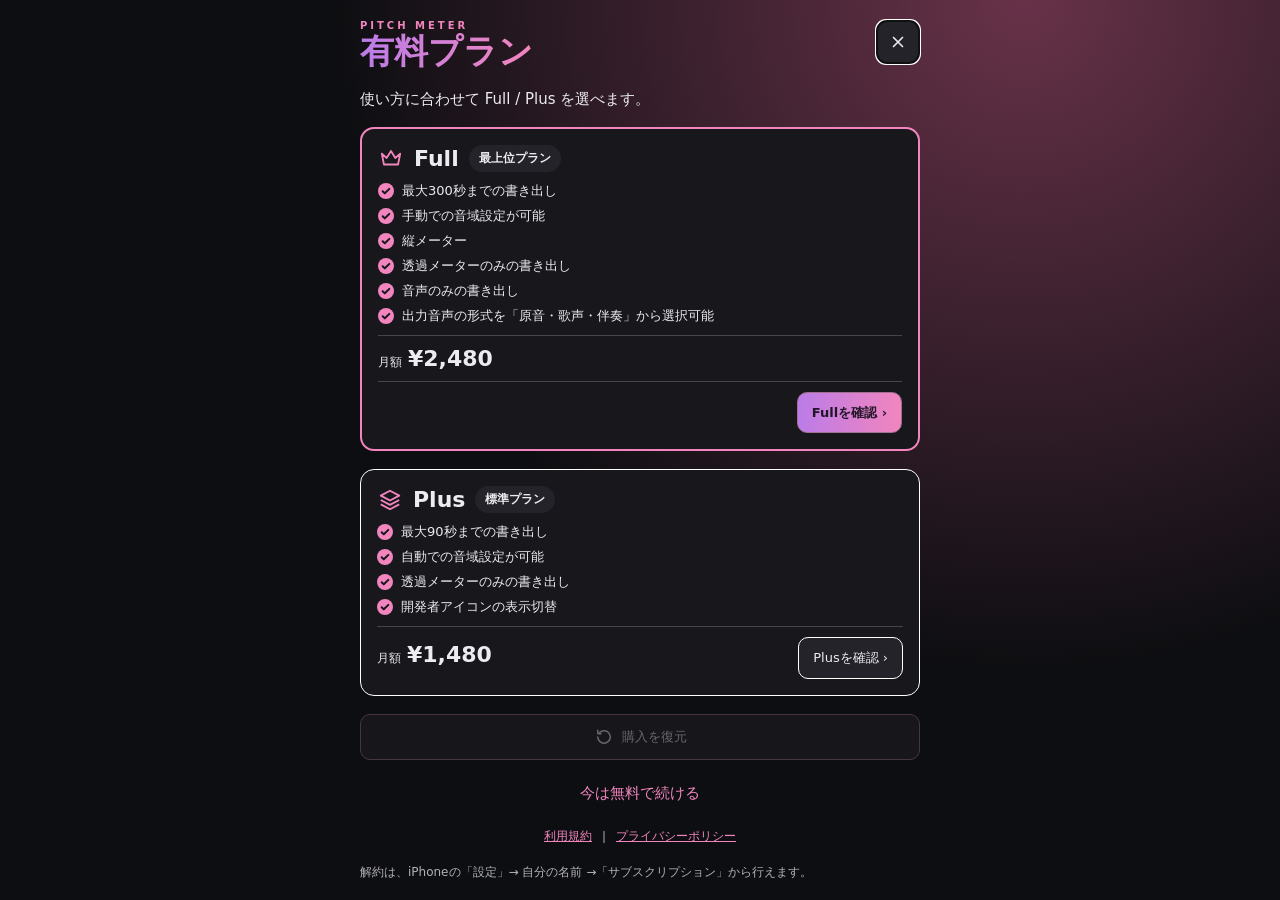
<file: index.html>
<!doctype html>
<html lang="ja">
<head>
<meta charset="utf-8">
<meta name="viewport" content="width=device-width,initial-scale=1,viewport-fit=cover">
<meta name="referrer" content="no-referrer">
<meta name="robots" content="noindex,nofollow">
<meta http-equiv="Content-Security-Policy" content="default-src 'self'; script-src 'self' 'wasm-unsafe-eval'; worker-src 'self' blob:; style-src 'self'; img-src 'self' data: blob:; media-src 'self' blob:; connect-src 'self' blob: data:; frame-src 'none'; object-src 'none'; base-uri 'none'; form-action 'none'">
<meta name="theme-color" content="#0d0e11">
<title>ピッチメーター 試作版（ウェブ）</title>
<link rel="icon" href="data:,">
<link rel="stylesheet" href="style.css?v=20261122tl4">
</head>
<body>
<svg class="sprite" width="0" height="0" aria-hidden="true">
  <defs>
    <symbol id="i-info" viewBox="0 0 24 24"><circle cx="12" cy="12" r="9.2" fill="none" stroke="currentColor" stroke-width="1.6"/><path d="M12 10.6v6" stroke="currentColor" stroke-width="1.8" stroke-linecap="round"/><circle cx="12" cy="7.5" r="1.15" fill="currentColor"/></symbol>
    <symbol id="i-chevdown" viewBox="0 0 24 24"><path d="M6 9.5l6 6 6-6" fill="none" stroke="currentColor" stroke-width="2" stroke-linecap="round" stroke-linejoin="round"/></symbol>
    <symbol id="i-chev" viewBox="0 0 24 24"><path d="M9 5.5l6.5 6.5L9 18.5" fill="none" stroke="currentColor" stroke-width="2" stroke-linecap="round" stroke-linejoin="round"/></symbol>
    <symbol id="i-share" viewBox="0 0 24 24"><path d="M12 3.5v11M8 7.2l4-3.8 4 3.8M7.5 10.5H6a1.5 1.5 0 0 0-1.5 1.5v7A1.5 1.5 0 0 0 6 20.5h12a1.5 1.5 0 0 0 1.5-1.5v-7a1.5 1.5 0 0 0-1.5-1.5h-1.5" fill="none" stroke="currentColor" stroke-width="1.8" stroke-linecap="round" stroke-linejoin="round"/></symbol>
    <symbol id="i-dashed" viewBox="0 0 24 24"><rect x="4" y="4" width="16" height="16" rx="2.5" fill="none" stroke="currentColor" stroke-width="1.8" stroke-dasharray="3 2.6"/></symbol>
    <symbol id="i-wave" viewBox="0 0 24 24"><path d="M3 12h1.5M6.5 9v6M9.5 5.5v13M12.5 8v8M15.5 4v16M18.5 9.5v5M21 12h0" fill="none" stroke="currentColor" stroke-width="1.8" stroke-linecap="round"/></symbol>
    <symbol id="i-film" viewBox="0 0 24 24"><rect x="3" y="5" width="18" height="14" rx="2.5" fill="none" stroke="currentColor" stroke-width="1.8"/><path d="M7 5v14M17 5v14M3 9.5h4M3 14.5h4M17 9.5h4M17 14.5h4" fill="none" stroke="currentColor" stroke-width="1.8"/></symbol>
    <symbol id="i-mic" viewBox="0 0 24 24"><rect x="9" y="3" width="6" height="11" rx="3" fill="none" stroke="currentColor" stroke-width="1.8"/><path d="M5.5 11a6.5 6.5 0 0 0 13 0M12 17.5V21M8.5 21h7" fill="none" stroke="currentColor" stroke-width="1.8" stroke-linecap="round"/></symbol>
    <symbol id="i-play" viewBox="0 0 24 24"><path d="M8 5.5v13l10.5-6.5z" fill="currentColor"/></symbol>
    <symbol id="i-crown" viewBox="0 0 24 24"><path d="M3.5 8l4.5 4 4-6.5 4 6.5 4.5-4-2 10h-13z" fill="none" stroke="currentColor" stroke-width="1.7" stroke-linejoin="round"/></symbol>
    <symbol id="i-layers" viewBox="0 0 24 24"><path d="M12 3.5l8.5 4.5-8.5 4.5L3.5 8z M3.5 12l8.5 4.5 8.5-4.5 M3.5 16l8.5 4.5 8.5-4.5" fill="none" stroke="currentColor" stroke-width="1.7" stroke-linejoin="round"/></symbol>
    <symbol id="i-check" viewBox="0 0 24 24"><circle cx="12" cy="12" r="10" fill="currentColor"/><path d="M7.5 12.3l3 3 6-6.3" fill="none" stroke="#17171c" stroke-width="2.2" stroke-linecap="round" stroke-linejoin="round"/></symbol>
    <symbol id="i-x" viewBox="0 0 24 24"><path d="M6 6l12 12M18 6L6 18" fill="none" stroke="currentColor" stroke-width="2.2" stroke-linecap="round"/></symbol>
    <symbol id="i-restore" viewBox="0 0 24 24"><path d="M4.5 12a7.5 7.5 0 1 0 2.2-5.3M4.5 4v4h4" fill="none" stroke="currentColor" stroke-width="1.8" stroke-linecap="round" stroke-linejoin="round"/></symbol>
    <symbol id="i-bubble" viewBox="0 0 24 24"><path d="M4 5.5h16v10H10l-4.5 4v-4H4z" fill="none" stroke="currentColor" stroke-width="1.7" stroke-linejoin="round"/></symbol>
    <symbol id="i-doc" viewBox="0 0 24 24"><path d="M6 3.5h8l4 4v13H6z M14 3.5v4h4 M9 12h6M9 15.5h6" fill="none" stroke="currentColor" stroke-width="1.7" stroke-linejoin="round"/></symbol>
    <symbol id="i-hand" viewBox="0 0 24 24"><path d="M8 12V6.5a1.3 1.3 0 0 1 2.6 0V11 M10.6 11V4.8a1.3 1.3 0 0 1 2.6 0V11 M13.2 11V5.8a1.3 1.3 0 0 1 2.6 0V12 M15.8 12V8.3a1.3 1.3 0 0 1 2.6 0v6.2a6 6 0 0 1-6 6h-.6a6 6 0 0 1-5-2.7L4.3 14a1.4 1.4 0 0 1 2.2-1.7L8 14" fill="none" stroke="currentColor" stroke-width="1.6" stroke-linecap="round" stroke-linejoin="round"/></symbol>
    <symbol id="i-stack" viewBox="0 0 24 24"><rect x="4" y="9" width="16" height="11" rx="2" fill="none" stroke="currentColor" stroke-width="1.7"/><path d="M6.5 6h11M9 3.5h6" fill="none" stroke="currentColor" stroke-width="1.7" stroke-linecap="round"/></symbol>
    <symbol id="i-rot" viewBox="0 0 24 24"><path d="M17.5 8A7 7 0 1 0 19 13M19 4v4.5h-4.5" fill="none" stroke="currentColor" stroke-width="3" stroke-linecap="round" stroke-linejoin="round"/></symbol>
    <symbol id="i-scale" viewBox="0 0 24 24"><path d="M5 5l14 14M5 5v5M5 5h5M19 19v-5M19 19h-5" fill="none" stroke="currentColor" stroke-width="3" stroke-linecap="round" stroke-linejoin="round"/></symbol>
  </defs>
</svg>
<div id="trialBanner" role="note">試作版（ウェブ）・広告は枠のみ／課金なし</div>

<!-- 素材分析 -->
<section id="tab-file" class="pane" aria-label="素材分析">
  <div class="scroll studio-bg" id="fileScroll">
    <div class="row"><span class="eyebrow accentText">PITCH METER</span><span class="spacer"></span><button class="sbtn" id="guideBtn">使い方</button></div>
    <h1 class="hero file">声の高さを、<br>なめらかに映す。</h1>

    <!-- usageCard（iOS と同じ2行構成。ウェブ版は回数制限・購入なし） -->
    <div class="usage">
      <div class="row"><span class="plan-name" id="planName">Fullプラン（ウェブ試作版）</span><span class="spacer"></span><button class="sbtn foot" id="planBtn">プラン・購入 ›</button></div>
      <div class="row g8"><span class="caption">回数の制限なし</span><button class="info sm" data-info="利用回数" aria-label="利用回数の説明"><svg><use href="#i-info"/></svg></button><span class="spacer"></span><button class="linkbtn caption" id="fullWhatBtn">Fullでできること ›</button></div>
    </div>

    <!-- rewardButton（広告枠） -->
    <div class="reward-wrap ad-slot" id="adReward" data-slot="reward">
      <button class="reward" id="rewardBtn">
        <span class="row center g10"><span class="reward-dot"><svg><use href="#i-play"/></svg></span><span class="reward-title">広告を見てFullを1回試す</span></span>
        <span class="reward-sub">広告の視聴完了後、Fullの機能を1回使えます。</span>
      </button>
      <p class="caption" id="rewardMsg" hidden></p>
    </div>

    <!-- materialButtons -->
    <div class="stack pick">
      <button class="sbtn primary big" id="pickBtn"><svg class="ico"><use href="#i-film"/></svg>写真かファイルから選ぶ</button>
      <!-- 1つの入力でOK: iOS Safari は「写真ライブラリ / ビデオを撮る / ファイルを選択」の標準メニューを出す -->
      <input type="file" id="fileInput" accept="video/*,audio/*,.mp4,.mov,.m4v,.mp3,.m4a,.wav,.aac,.caf,.aif,.aiff" hidden>
      <button class="sbtn white big" id="sampleBtn"><svg class="ico"><use href="#i-mic"/></svg>サンプル音声を追加</button>
      <!-- 取り込んだサンプルの結果（ボタンのすぐ下）。サンプルがあるときだけ表示。 -->
      <div class="smp-summary" id="smpSummary" hidden>
        <div class="smp-switch-row"><span class="smp-switch-label" id="smpApplyLabelMain">サンプル音声を適用</span><span class="spacer"></span>
          <label class="switch"><input type="checkbox" role="switch" id="smpApplyMain" aria-labelledby="smpApplyLabelMain"><i></i></label></div>
        <p class="smp-sum-text" id="smpSumText" aria-live="polite"></p>
      </div>
    </div>

    <!-- editingCard -->
    <div class="card edit" id="editCard" hidden>
      <div class="caption clamp2" id="fileName"></div>
      <div class="caption" id="fileStatus" aria-live="polite"></div>
      <div id="stageBox" class="stage-box" hidden>
        <div id="stageFit" class="stage-fit">
          <video id="video" playsinline webkit-playsinline preload="auto"></video>
          <canvas id="overlay"></canvas>
          <div id="editor" class="editor" aria-label="メーターの位置とサイズ">
            <i class="guide-v" id="guideV"></i><i class="guide-h" id="guideH"></i>
            <div class="sel" id="selBox" hidden></div>
            <div class="hit" id="meterHit" role="button" aria-label="メーターの位置とサイズ" title="ドラッグで移動、2本指で拡大縮小と回転"></div>
            <button class="handle" id="rotHandle" aria-label="メーターを回転" hidden><svg><use href="#i-rot"/></svg></button>
            <button class="handle" id="scaleHandle" aria-label="メーターを拡大縮小" hidden><svg><use href="#i-scale"/></svg></button>
            <button class="reset-place" id="resetPlace" hidden>配置をリセット</button>
            <span class="deg" id="degBadge" hidden>0°</span>
          </div>
        </div>
      </div>
      <div class="caption" id="placeHint" hidden>メーターをタップして位置・サイズ・角度を調整</div>
      <div id="controls" hidden>
        <div class="row g8">
          <button class="sbtn" id="playBtn">再生</button><button class="sbtn" id="stopBtn">停止</button>
          <span class="spacer"></span><span class="caption" id="playState">停止中</span>
          <button class="sbtn" id="fsBtn">全画面</button>
        </div>
        <input type="range" id="seek" min="0" max="1" step="0.01" value="0" aria-label="再生位置">
        <div class="caption mono" id="timeText">00:00 / 00:00</div>
      </div>
      <div class="progress" id="progressWrap" hidden><span class="spinner" aria-hidden="true"></span><div class="bar" id="progressBar"></div><span id="progressText" class="caption mono">0%</span><button class="sbtn small" id="cancelBtn">中止</button></div>

      <!-- settingsCard -->
      <div class="settings" id="settings">
        <div class="row">
          <span class="ilabel">歌声補正<button class="info" data-info="歌声補正" aria-label="歌声補正の説明"><svg><use href="#i-info"/></svg></button></span>
          <span class="spacer"></span>
          <label class="select"><select id="analysisSel" aria-label="歌声補正"><option value="original">原音</option><option value="vocal">歌声</option><option value="assisted" selected>歌声＋保守的補完</option></select><span class="selval" id="analysisVal">歌声＋保守的補完</span><svg><use href="#i-chevdown"/></svg></label>
        </div>
        <div class="row" id="audioRow">
          <span class="ilabel">音声<button class="info" data-info="音声" aria-label="音声の説明"><svg><use href="#i-info"/></svg></button></span><span class="pbadge">Full</span>
          <span class="spacer"></span>
          <label class="select"><select id="audioSel" aria-label="音声"><option value="original" selected>原音</option><option value="vocal">歌声のみ</option><option value="accompaniment">伴奏のみ</option></select><span class="selval" id="audioVal">原音</span><svg><use href="#i-chevdown"/></svg></label>
        </div>
        <div class="row">
          <span class="ilabel">メーターの向き<button class="info" data-info="メーターの向き" aria-label="メーターの向きの説明"><svg><use href="#i-info"/></svg></button></span>
          <span class="spacer"></span>
          <button class="orient on" data-v="0" id="orientH"><i class="h"></i>横</button><button class="orient" data-v="1" id="orientV"><i class="v"></i>縦</button>
          <span class="pbadge">Full</span>
        </div>
        <div class="row">
          <span class="ilabel">開発者アイコンの表示切替<button class="info" data-info="開発者アイコンの表示切替" aria-label="開発者アイコンの表示切替の説明"><svg><use href="#i-info"/></svg></button></span>
          <span class="fp">Full / Plus</span>
          <span class="spacer"></span>
          <label class="switch"><input type="checkbox" id="brandToggle" checked aria-label="開発者アイコンの表示切替"><i></i></label>
        </div>
      </div>

      <!-- rangeCard -->
      <div class="rangecard" id="rangeCard" hidden>
        <div class="row"><span class="ilabel">音域設定<button class="info" data-info="音域設定" aria-label="音域設定の説明"><svg><use href="#i-info"/></svg></button></span></div>
        <div class="row g12">
          <button class="radio on" id="rangeAuto"><i></i>自動設定</button>
          <button class="radio" id="rangeManual"><i></i>手動設定</button>
          <span class="pbadge">Full</span>
        </div>
        <div class="row caption"><span id="rangeLowText"></span><span class="spacer"></span><span id="rangeHighText" class="ralign"></span></div>
        <div class="caption" id="rangeSpan"></div>
        <div class="midi" id="midiCtl">
          <input class="mnum" id="midiLow" inputmode="numeric" aria-label="最低音 MIDI">
          <div class="mtrack" id="midiTrack"><i class="mbase"></i><i class="mband" id="midiBand"></i><i class="mknob" id="midiLowKnob" aria-label="最低音 MIDI ハンドル"></i><i class="mknob" id="midiHighKnob" aria-label="最高音 MIDI ハンドル"></i></div>
          <input class="mnum" id="midiHigh" inputmode="numeric" aria-label="最高音 MIDI">
        </div>
      </div>

      <button class="sbtn" id="reBtn">解析する・再解析</button>
      <div class="exports" id="exports" hidden>
        <button class="sbtn primary xl" id="exVideo"><svg class="ico"><use href="#i-share"/></svg>動画を書き出す</button>
        <button class="sbtn" id="exAlpha"><svg class="ico"><use href="#i-dashed"/></svg>透過メーターのみを書き出す</button>
        <button class="sbtn" id="exGreen"><svg class="ico"><use href="#i-dashed"/></svg>緑背景（TikTok・CapCutのクロマキー用）</button>
        <div class="caption">TikTokは透過の動画を黒くしてしまいます。緑背景で書き出して、CapCutの「クロマキー」で緑を消してから重ねてください。</div>
        <button class="sbtn" id="exAudio"><svg class="ico"><use href="#i-wave"/></svg>音声のみを書き出す</button>
      </div>
      <button class="sbtn" id="shareBtn" hidden><svg class="ico"><use href="#i-share"/></svg>完成したファイルを保存・共有</button>
      <div class="caption" id="outDesc" hidden></div>
    </div>

    <div class="footer-links">
      <details id="pastExports" hidden><summary>過去の書き出し</summary><div id="pastList"></div></details>
    </div>
    <!-- Native ad: 素材分析のいちばん下（区切り線＋余白でアプリの操作から離す） -->
    <div class="ad-divider" aria-hidden="true"></div>
    <div id="adNative" class="ad-slot" data-slot="native"></div>
    <div class="tailspace" aria-hidden="true"></div>
  </div>
</section>

<!-- リアルタイム -->
<section id="tab-live" class="pane" aria-label="リアルタイム" hidden>
  <div class="scroll">
    <span class="eyebrow">REALTIME</span>
    <h1 class="hero">マイクの声を、<br>その場で映す。</h1>
    <p class="foot muted">イヤホンマイクやAirPodsをつなぐと「開始」が出ます。</p>
  </div>
  <div class="pinned">
    <div class="meterBox"><canvas id="liveCanvas" width="1080" height="330" aria-label="ピッチメーター"></canvas></div>
    <div class="row status"><i class="dot" id="liveDot"></i><strong id="liveStatus">停止中</strong><span class="spacer"></span><span class="foot muted ell" id="liveInput">マイク未使用</span></div>
    <div class="foot notice" id="liveNotice" hidden></div>
    <button class="toggle" id="liveToggle" aria-label="リアルタイム表示を開始"><span id="liveToggleIco" aria-hidden="true">●</span><span id="liveToggleText">開始</span></button>
    <div class="live-help" id="liveHelp" role="alert" hidden><p id="liveHelpText"></p><button class="btn small" id="liveReload">再読み込み</button></div>
  </div>
</section>

<!-- その他（ProfileLinksView） -->
<section id="tab-profile" class="pane" aria-label="その他" hidden>
  <div class="scroll">
    <span class="eyebrow">MORE</span>
    <h1 class="hero pink">その他</h1>
    <button class="rowlink" id="rowSupport"><span class="row g10"><svg class="rico"><use href="#i-bubble"/></svg>サポート・ご意見・ご要望</span><svg class="rchev"><use href="#i-chev"/></svg></button>
    <button class="rowlink" data-legal="terms"><span class="row g10"><svg class="rico"><use href="#i-doc"/></svg>利用規約</span><svg class="rchev"><use href="#i-chev"/></svg></button>
    <button class="rowlink" data-legal="privacy"><span class="row g10"><svg class="rico"><use href="#i-hand"/></svg>プライバシーポリシー</span><svg class="rchev"><use href="#i-chev"/></svg></button>
    <button class="rowlink" id="rowLicense"><span class="row g10"><svg class="rico"><use href="#i-stack"/></svg>ライセンス・第三者ソフトウェア</span><svg class="rchev"><use href="#i-chev"/></svg></button>
  </div>
</section>

<div id="bottomBar">
  <nav id="tabbar" aria-label="タブ">
    <div class="capsule">
      <div class="pill" id="pill" aria-hidden="true"></div>
      <button class="tab" data-tab="file" aria-label="素材分析"><svg viewBox="0 0 24 24" data-glyph="analysis"></svg><span>素材分析</span></button>
      <button class="tab" data-tab="live" aria-label="リアルタイム"><svg viewBox="0 0 24 24" data-glyph="live"></svg><span>リアルタイム</span></button>
      <button class="tab" data-tab="profile" aria-label="その他"><svg viewBox="0 0 24 24" data-glyph="profile"></svg><span>その他</span></button>
    </div>
  </nav>
  <div id="adBanner" class="ad-slot" data-slot="banner" hidden></div>
</div>

<!-- 全画面（FullscreenPlayback） -->
<div id="fs" class="fs" hidden role="dialog" aria-modal="true" aria-label="全画面">
  <div class="fs-close"><span class="spacer"></span><button class="sbtn" id="fsClose">閉じる</button><button class="info" data-info="全画面" aria-label="全画面の説明"><svg><use href="#i-info"/></svg></button></div>
  <div class="fs-stage" id="fsStage"></div>
  <div class="fs-controls">
    <div class="caption mono center" id="fsTime">00:00 / 00:00</div>
    <div class="row g6"><input type="range" id="fsSeek" min="0" max="1" step="0.01" value="0" aria-label="再生位置"><button class="info" data-info="再生・試聴" aria-label="再生・試聴の説明"><svg><use href="#i-info"/></svg></button></div>
    <div class="row"><button class="sbtn" id="fsPlay">▶ 再生</button><button class="info" data-info="再生・試聴" aria-label="再生・試聴の説明"><svg><use href="#i-info"/></svg></button><span class="spacer"></span><button class="sbtn" id="fsStop">■ 停止</button><button class="info" data-info="再生・試聴" aria-label="再生・試聴の説明"><svg><use href="#i-info"/></svg></button></div>
  </div>
</div>

<!-- プラン（PlanGuideScreen・表示のみ） -->
<div id="plan" class="fullcover studio-bg" hidden role="dialog" aria-modal="true" aria-label="有料プラン">
  <div class="plan-inner">
    <div class="row top">
      <div><div class="eyebrow pinkText bold">PITCH METER</div><div class="plan-title accentText">有料プラン</div></div>
      <span class="spacer"></span><button class="sbtn icon" id="planClose" aria-label="閉じる"><svg><use href="#i-x"/></svg></button>
    </div>
    <p class="sub">使い方に合わせて Full / Plus を選べます。</p>
    <div class="plancard full">
      <div class="row g10"><svg class="pico"><use href="#i-crown"/></svg><span class="ptitle">Full</span><span class="ptag">最上位プラン</span></div>
      <ul class="feat"><li>最大300秒までの書き出し</li><li>手動での音域設定が可能</li><li>縦メーター</li><li>透過メーターのみの書き出し</li><li>音声のみの書き出し</li><li>出力音声の形式を「原音・歌声・伴奏」から選択可能</li></ul>
      <hr><div class="row base"><span class="caption">月額</span><span class="price">¥2,480</span></div><hr>
      <div class="row"><span class="spacer"></span><button class="sbtn primary" data-review="Full">Fullを確認 ›</button></div>
    </div>
    <div class="plancard plus">
      <div class="row g10"><svg class="pico"><use href="#i-layers"/></svg><span class="ptitle">Plus</span><span class="ptag">標準プラン</span></div>
      <ul class="feat"><li>最大90秒までの書き出し</li><li>自動での音域設定が可能</li><li>透過メーターのみの書き出し</li><li>開発者アイコンの表示切替</li></ul>
      <hr><div class="row base"><span class="caption">月額</span><span class="price">¥1,480</span><span class="spacer"></span><button class="sbtn whiteb" data-review="Plus">Plusを確認 ›</button></div>
    </div>
    <button class="sbtn wide" disabled><svg class="ico"><use href="#i-restore"/></svg>購入を復元</button>
    <button class="plain wide" id="planContinue">今は無料で続ける</button>
    <div class="row center caption"><a href="https://www.apple.com/legal/internet-services/itunes/dev/stdeula/" target="_blank" rel="noopener noreferrer">利用規約</a><span>｜</span><a href="https://pitch-meter-support.kenjouta0227.workers.dev/privacy" target="_blank" rel="noopener noreferrer">プライバシーポリシー</a></div>
    <p class="caption muted">解約は、iPhoneの「設定」→ 自分の名前 →「サブスクリプション」から行えます。</p>
    <button class="plain caption" disabled>購入状態を再読込</button>
    <p class="caption2 muted">ウェブ試作版のため、購入・復元はできません（表示のみ）。価格はアプリ版（日本向け）の月額です。</p>
  </div>
</div>

<!-- 使い方（LocalUsageGuide） -->
<div id="guide" class="fullcover guide-bg" hidden role="dialog" aria-modal="true" aria-labelledby="guideTitle">
  <div class="guide-inner">
    <div class="row"><strong id="guideTitle">使い方</strong><span class="spacer"></span><button class="sbtn" id="guideClose">閉じる</button></div>
    <div class="guide-body">
      <p>動画・音声を選び、素材を端末内で解析します。</p>
      <p>Fullは先頭300秒、Plusは先頭90秒。無料は先頭40秒です。</p>
      <p>Fullでは「メーターの向き」から「縦」を選べます。</p>
      <p>解析結果を確認し、メーター付き動画または対応する音声を書き出します。原本は上書きしません。</p>
      <p>各操作の「詳細」から条件を確認できます。</p>
    </div>
  </div>
</div>

<!-- 説明（StudioInformationModal） -->
<div id="infoModal" class="infomodal" hidden role="dialog" aria-modal="true" aria-labelledby="infoTitle">
  <div class="infobox">
    <div class="row"><strong id="infoTitle"></strong><span class="spacer"></span><button class="xbtn" id="infoClose" aria-label="説明を閉じる"><svg><use href="#i-x"/></svg></button></div>
    <p id="infoText"></p>
  </div>
</div>

<!-- インタースティシャル広告枠 -->
<div id="adInterstitial" class="ad-inter" hidden role="dialog" aria-modal="true" aria-label="広告">
  <div class="ad-inter-box"><span class="ad-badge">広告</span><div class="ad-inter-body">広告枠（全画面）<br><small>ウェブ版は枠のみです。広告は読み込みません。</small></div><button class="sbtn" id="adInterClose">閉じる</button></div>
</div>

<!-- サポート（FeedbackPanel）・ライセンス（LicenseReader）・利用規約/プライバシー -->
<div id="sheet" class="sheet" hidden role="dialog" aria-modal="true" aria-labelledby="sheetTitle">
  <div class="sheetBody">
    <div class="navbar"><span class="spacer"></span><strong id="sheetTitle"></strong><span class="spacer"></span><button class="plain pinkText" id="sheetClose">閉じる</button></div>
    <div id="sheetContent"></div>
  </div>
</div>

<template id="t-support">
  <div class="feedback">
    <h3>サポート・ご意見・ご要望</h3>
    <div class="row g6"><p class="caption">問い合わせ内容や、改善点・追加機能の希望を入力できます。</p><button class="info" data-info-title="ご意見・ご要望" data-info-text="改善点や追加機能の希望を入力できます。&#10;ご意見は今後の改善の参考にします。入力だけでは送信しません。" aria-label="ご意見・ご要望の説明"><svg><use href="#i-info"/></svg></button></div>
    <p class="caption">問い合わせ内容・改善してほしい点</p>
    <div class="row g6"><textarea id="fbImprove" rows="4"></textarea><button class="info" data-info-title="ご意見・ご要望" data-info-text="改善点・追加機能の希望を入力し、メール作成・コピー・入力消去を行います。&#10;入力は端末内に保持します。メール画面で宛先・内容を確認して送信してください。素材・解析結果は自動添付しません。" aria-label="ご意見・ご要望の説明"><svg><use href="#i-info"/></svg></button></div>
    <p class="caption">追加してほしい機能</p>
    <div class="row g6"><textarea id="fbFeature" rows="4"></textarea><button class="info" data-info-title="ご意見・ご要望" data-info-text="改善点・追加機能の希望を入力し、メール作成・コピー・入力消去を行います。&#10;入力は端末内に保持します。メール画面で宛先・内容を確認して送信してください。素材・解析結果は自動添付しません。" aria-label="ご意見・ご要望の説明"><svg><use href="#i-info"/></svg></button></div>
    <p class="caption">宛先：kenjouta0227@gmail.com。メール画面で内容を確認して送信してください。素材や解析結果を自動添付しません。</p>
    <p class="caption">通常1週間以内を目安に返信します。お問い合わせの相談内容・対応メールは、対応完了後6か月を目安に削除します。アプリ内の音声や利用記録とは別です。自動削除や期限保証ではありません。パスワード・認証コード・支払情報は入力しないでください。</p>
    <button class="linkbtn" id="fbMail">サポートに問い合わせる（メールを作成）</button>
    <button class="linkbtn" id="fbCopy">宛先・本文をコピー</button>
    <a class="linkbtn" href="https://pitch-meter-support.kenjouta0227.workers.dev/contact" target="_blank" rel="noopener noreferrer">公開サポートページ</a>
    <button class="linkbtn" id="fbClear">入力を消去</button>
    <p class="caption" id="fbMsg">入力は端末内に保持します。まだ送信していません。</p>
  </div>
</template>
<template id="t-license">
  <div class="license">
    <div class="row g6"><a class="linkbtn" href="ThirdPartyNotices.txt" download="ThirdPartyNotices.txt">ライセンス全文を保存・共有</a><button class="info" data-info-title="ライセンス" data-info-text="文書を選び、ページを移動・保存します。&#10;第三者ソフトウェアの条件を確認できます。処理区分や素材は変更しません。" aria-label="ライセンスの説明"><svg><use href="#i-info"/></svg></button></div>
    <p class="caption muted" id="licHint">ライセンスを読み込み中</p>
    <div class="row g8" id="licNav" hidden>
      <button class="linkbtn" id="licPrev">前へ</button>
      <label class="select small"><select id="licPage" aria-label="ページ"></select><span class="selval" id="licPageVal"></span><svg><use href="#i-chevdown"/></svg></label>
      <button class="linkbtn" id="licNext">次へ</button>
    </div>
    <pre class="lictext" id="licText" aria-label="ライセンス本文" tabindex="0"></pre>
  </div>
</template>

<div id="recSheet" class="sheet" hidden role="dialog" aria-modal="true" aria-labelledby="recTitle">
  <div class="sheetBody rec-sheet">
    <div class="row"><strong id="recTitle">サンプル音声を追加</strong><span class="spacer"></span><button class="btn small" id="recClose">閉じる</button></div>
    <p class="rec-instr">声の種類ごとに「開始」を押して、「あー」か「うー」でのばしてください。録った声はその種類の判定基準になります。</p>
    <div class="smp-switch-row card-like" id="smpApplyRow" hidden><span class="smp-switch-label" id="smpApplyLabel">サンプル音声を適用</span><span class="spacer"></span>
      <label class="switch"><input type="checkbox" role="switch" id="smpApply" aria-labelledby="smpApplyLabel" aria-describedby="smpApplyDesc"><i></i></label></div>
    <p class="caption smp-apply-desc" id="smpApplyDesc" hidden></p>
    <div class="smp-list" id="smpList"></div>
    <!-- 録音中の表示（押した行の中に移動して使う） -->
    <div class="smp-recorder" id="recPanel" hidden>
      <div class="rec-count" id="recCount" aria-live="polite">3</div>
      <div class="rec-state" id="recState"></div>
      <div class="rec-level"><i id="recLevelBar"></i></div>
      <button class="btn primary big" id="recBtn"><span class="rec-dot" aria-hidden="true"></span><span id="recBtnText">録音を終える</span></button>
    </div>
    <p class="rec-msg" id="recMsg" aria-live="polite"></p>
    <button class="btn small smp-reset" id="smpReset" hidden>初期設定に戻す（サンプルをすべて削除）</button>
    <button class="sbtn white col-entry" id="colOpen"><svg class="ico"><use href="#i-mic"/></svg>判定用の声を集める（地声・裏声）</button>
    <button class="linkbtn caption" id="recQuick">録音してそのまま素材分析する（5秒）</button>
  </div>
</div>

<!-- 判定用の声を集める（地声・裏声）: 音声は端末内の IndexedDB にだけ保存。まとめて保存は端末へのファイル保存のみ -->
<div id="colSheet" class="sheet" hidden role="dialog" aria-modal="true" aria-labelledby="colTitle">
  <div class="sheetBody rec-sheet col-sheet">
    <div class="row"><strong id="colTitle">判定用の声を集める</strong><span class="spacer"></span><button class="btn small" id="colClose">閉じる</button></div>
    <div class="col-seg" role="radiogroup" aria-label="録る声の種類">
      <button class="orient on" role="radio" aria-checked="true" data-cat="chest" id="colCatChest">地声</button>
      <button class="orient" role="radio" aria-checked="false" data-cat="falsetto" id="colCatFals">裏声</button>
    </div>
    <div class="col-now"><span class="caption">いま録る声</span><div class="col-big" id="colBig" aria-live="polite">地声</div><div class="smp-guide" id="colGuide"></div></div>
    <p class="rec-instr col-instr">「あー」で同じ高さを1音のばしてください（1回4秒）。</p>
    <div class="col-counts">
      <div class="col-count" id="colCntChest"><span>地声 <b id="colNChest">0</b>/30</span><div class="rec-level"><i id="colBarChest"></i></div></div>
      <div class="col-count" id="colCntFals"><span>裏声 <b id="colNFals">0</b>/30</span><div class="rec-level"><i id="colBarFals"></i></div></div>
    </div>
    <div class="rec-count" id="colCount" aria-live="polite">4</div>
    <div class="rec-state" id="colState"></div>
    <div class="rec-level"><i id="colLevelBar"></i></div>
    <button class="btn primary big" id="colRec"><span class="rec-dot" aria-hidden="true"></span><span id="colRecText">録音する</span></button>
    <div class="smp-switch-row card-like"><span class="smp-switch-label" id="colAutoLabel">自動で次へ</span><span class="spacer"></span>
      <label class="switch"><input type="checkbox" role="switch" id="colAuto" aria-labelledby="colAutoLabel" aria-describedby="colAutoDesc"><i></i></label></div>
    <p class="caption smp-apply-desc" id="colAutoDesc">オンにすると、保存したあと3秒で次の録音が始まります。</p>
    <button class="btn small" id="colRedo" disabled>最後のテイクを録り直す</button>
    <p class="rec-msg" id="colMsg" aria-live="polite"></p>
    <div class="row g8"><strong class="col-list-title">録ったテイク</strong><span class="spacer"></span><span class="caption" id="colTotal"></span></div>
    <div class="col-list" id="colList"></div>
    <div class="row g8 col-actions">
      <button class="btn primary" id="colSave" disabled>まとめて保存</button><span class="spacer"></span>
      <button class="btn small" id="colClear" disabled>全部消す</button>
    </div>
  </div>
</div>

<script src="ads-config.js?v=20261122tl4"></script>
<script src="core.js?v=20261122tl4"></script>
<script src="gauge.js?v=20261122tl4"></script>
<script src="alphamov.js?v=20261122tl4"></script>
<script src="app.js?v=20261122tl4"></script>
</body>
</html>
</file>
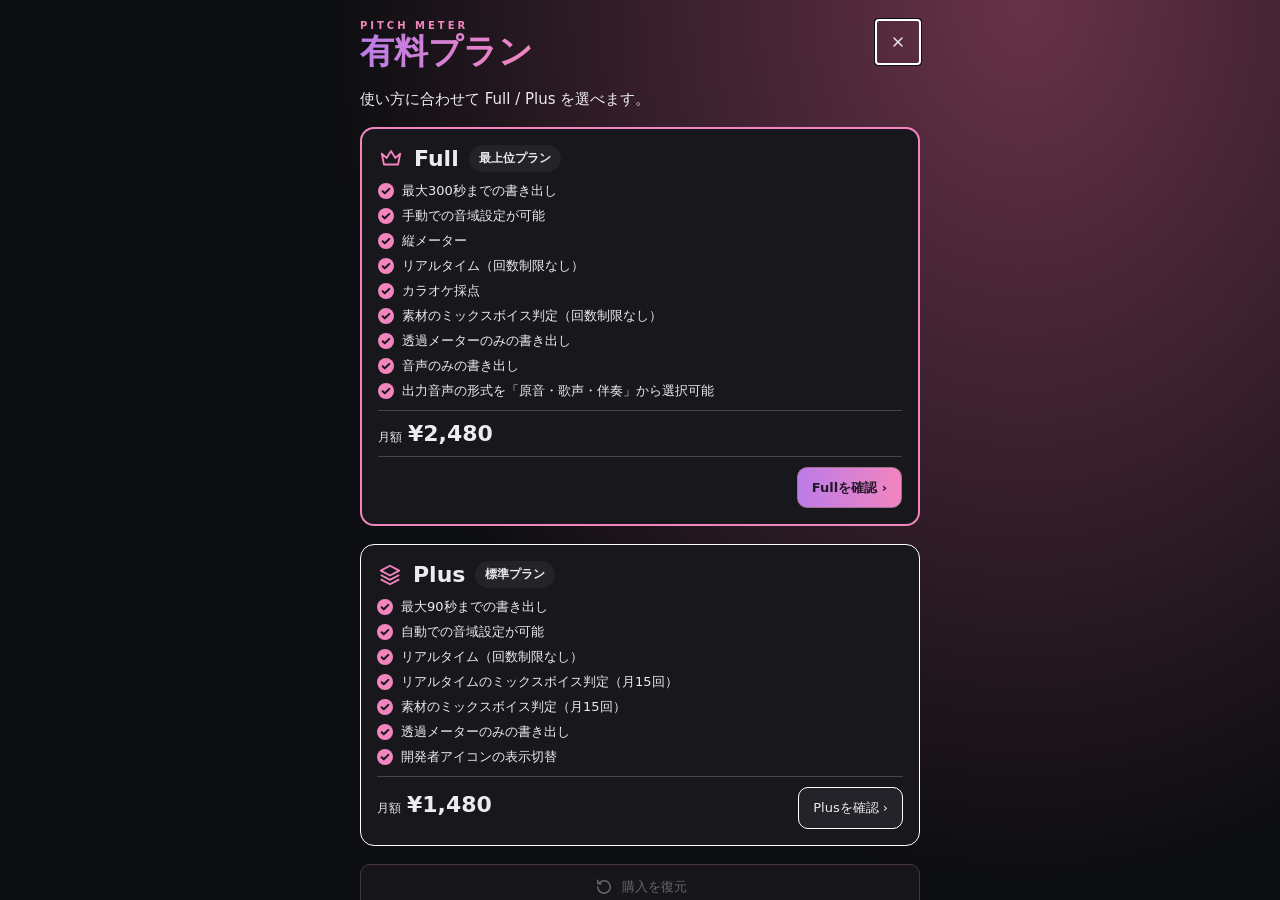
<file: android-1128/index.html>
<!doctype html>
<html lang="ja">
<head>
<meta charset="utf-8">
<meta name="viewport" content="width=device-width,initial-scale=1,viewport-fit=cover">
<meta name="referrer" content="no-referrer">
<meta name="robots" content="noindex,nofollow">
<meta http-equiv="Content-Security-Policy" content="default-src 'self'; script-src 'self' 'wasm-unsafe-eval'; worker-src 'self' blob:; style-src 'self'; img-src 'self' data: blob:; media-src 'self' blob:; connect-src 'self' blob: data:; frame-src 'self'; object-src 'none'; base-uri 'none'; form-action 'none'">
<meta name="theme-color" content="#0d0e11">
<meta name="color-scheme" content="dark">
<title>ピッチメーター 試作版（ウェブ・Android）</title>
<link rel="icon" href="data:,">
<link rel="stylesheet" href="style.css?v=20261128and1128">
</head>
<body>
<svg class="sprite" width="0" height="0" aria-hidden="true">
    <defs><linearGradient id="g-live" gradientUnits="userSpaceOnUse" x1="2" y1="12" x2="22" y2="12"><stop offset="0" stop-color="#bb7ce8"/><stop offset="1" stop-color="#f285be"/></linearGradient></defs>
  <defs>
    <symbol id="i-info" viewBox="0 0 24 24"><circle cx="12" cy="12" r="9.2" fill="none" stroke="currentColor" stroke-width="1.6"/><path d="M12 10.6v6" stroke="currentColor" stroke-width="1.8" stroke-linecap="round"/><circle cx="12" cy="7.5" r="1.15" fill="currentColor"/></symbol>
    <symbol id="i-chevdown" viewBox="0 0 24 24"><path d="M6 9.5l6 6 6-6" fill="none" stroke="currentColor" stroke-width="2" stroke-linecap="round" stroke-linejoin="round"/></symbol>
    <symbol id="i-chev" viewBox="0 0 24 24"><path d="M9 5.5l6.5 6.5L9 18.5" fill="none" stroke="currentColor" stroke-width="2" stroke-linecap="round" stroke-linejoin="round"/></symbol>
    <symbol id="i-share" viewBox="0 0 24 24"><path d="M12 3.5v11M8 7.2l4-3.8 4 3.8M7.5 10.5H6a1.5 1.5 0 0 0-1.5 1.5v7A1.5 1.5 0 0 0 6 20.5h12a1.5 1.5 0 0 0 1.5-1.5v-7a1.5 1.5 0 0 0-1.5-1.5h-1.5" fill="none" stroke="currentColor" stroke-width="1.8" stroke-linecap="round" stroke-linejoin="round"/></symbol>
    <symbol id="i-dashed" viewBox="0 0 24 24"><rect x="4" y="4" width="16" height="16" rx="2.5" fill="none" stroke="currentColor" stroke-width="1.8" stroke-dasharray="3 2.6"/></symbol>
    <symbol id="i-wave" viewBox="0 0 24 24"><path d="M3 12h1.5M6.5 9v6M9.5 5.5v13M12.5 8v8M15.5 4v16M18.5 9.5v5M21 12h0" fill="none" stroke="currentColor" stroke-width="1.8" stroke-linecap="round"/></symbol>
    <symbol id="i-film" viewBox="0 0 24 24"><rect x="3" y="5" width="18" height="14" rx="2.5" fill="none" stroke="currentColor" stroke-width="1.8"/><path d="M7 5v14M17 5v14M3 9.5h4M3 14.5h4M17 9.5h4M17 14.5h4" fill="none" stroke="currentColor" stroke-width="1.8"/></symbol>
    <symbol id="i-mic" viewBox="0 0 24 24"><rect x="9" y="3" width="6" height="11" rx="3" fill="none" stroke="currentColor" stroke-width="1.8"/><path d="M5.5 11a6.5 6.5 0 0 0 13 0M12 17.5V21M8.5 21h7" fill="none" stroke="currentColor" stroke-width="1.8" stroke-linecap="round"/></symbol>
    <symbol id="i-play" viewBox="0 0 24 24"><path d="M8 5.5v13l10.5-6.5z" fill="currentColor"/></symbol>
    <symbol id="i-crown" viewBox="0 0 24 24"><path d="M3.5 8l4.5 4 4-6.5 4 6.5 4.5-4-2 10h-13z" fill="none" stroke="currentColor" stroke-width="1.7" stroke-linejoin="round"/></symbol>
    <symbol id="i-layers" viewBox="0 0 24 24"><path d="M12 3.5l8.5 4.5-8.5 4.5L3.5 8z M3.5 12l8.5 4.5 8.5-4.5 M3.5 16l8.5 4.5 8.5-4.5" fill="none" stroke="currentColor" stroke-width="1.7" stroke-linejoin="round"/></symbol>
    <symbol id="i-check" viewBox="0 0 24 24"><circle cx="12" cy="12" r="10" fill="currentColor"/><path d="M7.5 12.3l3 3 6-6.3" fill="none" stroke="#17171c" stroke-width="2.2" stroke-linecap="round" stroke-linejoin="round"/></symbol>
    <symbol id="i-x" viewBox="0 0 24 24"><path d="M6 6l12 12M18 6L6 18" fill="none" stroke="currentColor" stroke-width="2.2" stroke-linecap="round"/></symbol>
    <symbol id="i-restore" viewBox="0 0 24 24"><path d="M4.5 12a7.5 7.5 0 1 0 2.2-5.3M4.5 4v4h4" fill="none" stroke="currentColor" stroke-width="1.8" stroke-linecap="round" stroke-linejoin="round"/></symbol>
    <symbol id="i-bubble" viewBox="0 0 24 24"><path d="M4 5.5h16v10H10l-4.5 4v-4H4z" fill="none" stroke="currentColor" stroke-width="1.7" stroke-linejoin="round"/></symbol>
    <symbol id="i-doc" viewBox="0 0 24 24"><path d="M6 3.5h8l4 4v13H6z M14 3.5v4h4 M9 12h6M9 15.5h6" fill="none" stroke="currentColor" stroke-width="1.7" stroke-linejoin="round"/></symbol>
    <symbol id="i-hand" viewBox="0 0 24 24"><path d="M8 12V6.5a1.3 1.3 0 0 1 2.6 0V11 M10.6 11V4.8a1.3 1.3 0 0 1 2.6 0V11 M13.2 11V5.8a1.3 1.3 0 0 1 2.6 0V12 M15.8 12V8.3a1.3 1.3 0 0 1 2.6 0v6.2a6 6 0 0 1-6 6h-.6a6 6 0 0 1-5-2.7L4.3 14a1.4 1.4 0 0 1 2.2-1.7L8 14" fill="none" stroke="currentColor" stroke-width="1.6" stroke-linecap="round" stroke-linejoin="round"/></symbol>
    <symbol id="i-stack" viewBox="0 0 24 24"><rect x="4" y="9" width="16" height="11" rx="2" fill="none" stroke="currentColor" stroke-width="1.7"/><path d="M6.5 6h11M9 3.5h6" fill="none" stroke="currentColor" stroke-width="1.7" stroke-linecap="round"/></symbol>
    <symbol id="i-rot" viewBox="0 0 24 24"><path d="M17.5 8A7 7 0 1 0 19 13M19 4v4.5h-4.5" fill="none" stroke="currentColor" stroke-width="3" stroke-linecap="round" stroke-linejoin="round"/></symbol>
    <symbol id="i-scale" viewBox="0 0 24 24"><path d="M5 5l14 14M5 5v5M5 5h5M19 19v-5M19 19h-5" fill="none" stroke="currentColor" stroke-width="3" stroke-linecap="round" stroke-linejoin="round"/></symbol>
  </defs>
</svg>
<div id="trialBanner" role="note">Android Chrome確認版・広告とプランは試作用／課金なし</div>

<!-- 素材分析 -->
<section id="tab-file" class="pane" aria-label="分析">
  <div class="scroll studio-bg" id="fileScroll">
    <div class="row"><span class="eyebrow accentText">PITCH METER</span><span class="spacer"></span><button class="sbtn" id="guideBtn">使い方</button></div>
    <h1 class="hero file">声の高さを、<br>なめらかに映す。</h1>

    <!-- usageCard（iOS と同じ2行構成。ウェブ版は回数制限・購入なし） -->
    <div class="usage">
      <div class="row"><span class="plan-name" id="planName">素材分析（Android確認版）</span><span class="spacer"></span><button class="sbtn foot" id="planBtn">プラン・購入 ›</button></div>
      <div class="row g8"><span class="caption">通常の音程メーター・書き出しは回数制限なし</span><button class="info sm" data-info="利用回数" aria-label="利用回数の説明"><svg><use href="#i-info"/></svg></button><span class="spacer"></span><button class="linkbtn caption" id="fullWhatBtn">Fullでできること ›</button></div>
    </div>

    <!-- rewardButton（広告枠） -->
    <div class="reward-wrap ad-slot" id="adReward" data-slot="reward">
      <button class="reward" id="rewardBtn">
        <span class="row center g10"><span class="reward-dot" aria-hidden="true"><svg><use href="#i-play"/></svg></span><span class="reward-title">広告を見てFullを1回試す</span></span>
        <span class="reward-sub">広告の視聴完了後、Fullの機能を1回使えます。</span>
      </button>
      <p class="caption" id="rewardMsg" hidden></p>
    </div>

    <!-- materialButtons -->
    <div class="stack pick">
      <button class="sbtn primary big" id="pickBtn"><svg class="ico"><use href="#i-film"/></svg>写真かファイルから選ぶ</button>
      <!-- 1つの入力でOK: iOS Safari は「写真ライブラリ / ビデオを撮る / ファイルを選択」の標準メニューを出す -->
      <input type="file" id="fileInput" accept="video/*,audio/*,.mp4,.mov,.m4v,.mp3,.m4a,.wav,.aac,.caf,.aif,.aiff" hidden>
      <!-- リアルタイム（iOS 2026-11-23: 中央タブから「分析」のボタンへ移動） -->
      <button class="sbtn big" id="liveBtn"><svg class="ico glyph" viewBox="0 0 24 24" data-glyph="live"></svg><span class="lbText">リアルタイム</span></button>
      <button class="sbtn white big" id="sampleBtn"><svg class="ico"><use href="#i-mic"/></svg>サンプル音声を追加</button>
      <!-- 取り込んだサンプルの結果（ボタンのすぐ下）。サンプルがあるときだけ表示。 -->
      <div class="smp-summary" id="smpSummary" hidden>
        <div class="smp-switch-row"><span class="smp-switch-label" id="smpApplyLabelMain">サンプル音声を適用</span><button class="info sm" id="smpApplyInfoMain" data-info-title="サンプル音声を適用" data-info-text="" aria-label="サンプル音声を適用の説明"><svg><use href="#i-info"/></svg></button><span class="spacer"></span>
          <label class="switch"><input type="checkbox" role="switch" id="smpApplyMain" aria-labelledby="smpApplyLabelMain"><i></i></label></div>
        <p class="smp-sum-text" id="smpSumText" aria-live="polite"></p>
      </div>
    </div>

    <!-- editingCard -->
    <div class="card edit" id="editCard" hidden>
      <div class="caption clamp2" id="fileName"></div>
      <div class="caption" id="fileStatus" aria-live="polite"></div>
      <div id="stageBox" class="stage-box" hidden>
        <div id="stageFit" class="stage-fit">
          <video id="video" playsinline webkit-playsinline preload="auto"></video>
          <canvas id="overlay"></canvas>
          <div id="editor" class="editor" aria-label="メーターの位置とサイズ">
            <i class="guide-v" id="guideV"></i><i class="guide-h" id="guideH"></i>
            <div class="sel" id="selBox" hidden></div>
            <div class="hit" id="meterHit" role="button" aria-label="メーターの位置とサイズ" title="ドラッグで移動、2本指で拡大縮小と回転"></div>
            <button class="handle" id="rotHandle" aria-label="メーターを回転" hidden><svg><use href="#i-rot"/></svg></button>
            <button class="handle" id="scaleHandle" aria-label="メーターを拡大縮小" hidden><svg><use href="#i-scale"/></svg></button>
            <button class="reset-place" id="resetPlace" hidden>配置をリセット</button>
            <span class="deg" id="degBadge" hidden>0°</span>
          </div>
        </div>
      </div>
      <div class="caption" id="placeHint" hidden><div id="analysis-source-accuracy-note">※複数の音や声が重なっている素材や、歌声の音量が小さい素材は、正確に分析できないことがあります。</div><div>メーターをタップして位置・サイズ・角度を調整</div></div>
      <div class="usage-mix" id="mixUsage" hidden>
        <div id="mixQuota" hidden aria-live="polite"><span id="mixQuotaLabel">無料版でのミックスボイス判定は月に5回までです</span><strong id="mixUsesLeft">残り5回</strong></div>
        <p id="mixAccess" class="caption" aria-live="polite"></p>
        <button type="button" class="sbtn primary" id="mixReveal" hidden>ミックスボイス判定を表示</button>
      </div>
      <div id="controls" hidden>
        <div class="row g8">
          <button class="sbtn" id="playBtn">再生</button><button class="sbtn" id="stopBtn">停止</button>
          <span class="spacer"></span><span class="caption" id="playState">停止中</span>
          <button class="sbtn" id="fsBtn">全画面</button>
        </div>
        <input type="range" id="seek" min="0" max="1" step="0.01" value="0" aria-label="再生位置">
        <div class="caption mono" id="timeText">00:00 / 00:00</div>
      </div>
      <div class="progress" id="progressWrap" hidden><span class="spinner" aria-hidden="true"></span><div class="bar" id="progressBar"></div><span id="progressText" class="caption mono">0%</span><button class="sbtn small" id="cancelBtn">中止</button></div>

      <!-- settingsCard -->
      <div class="settings" id="settings">
        <div class="row">
          <span class="ilabel">歌声補正<button class="info" data-info="歌声補正" aria-label="歌声補正の説明"><svg><use href="#i-info"/></svg></button></span>
          <span class="spacer"></span>
          <label class="select"><select id="analysisSel" aria-label="歌声補正"><option value="original">原音</option><option value="vocal">歌声</option><option value="assisted" selected>歌声＋保守的補完</option></select><span class="selval" id="analysisVal">歌声＋保守的補完</span><svg><use href="#i-chevdown"/></svg></label>
        </div>
        <div class="row" id="audioRow">
          <span class="ilabel">音声<button class="info" data-info="音声" aria-label="音声の説明"><svg><use href="#i-info"/></svg></button></span><span class="pbadge">Full</span>
          <span class="spacer"></span>
          <label class="select"><select id="audioSel" aria-label="音声"><option value="original" selected>原音</option><option value="vocal">歌声のみ</option><option value="accompaniment">伴奏のみ</option></select><span class="selval" id="audioVal">原音</span><svg><use href="#i-chevdown"/></svg></label>
        </div>
        <div class="row">
          <span class="ilabel">メーターの向き<button class="info" data-info="メーターの向き" aria-label="メーターの向きの説明"><svg><use href="#i-info"/></svg></button></span>
          <span class="spacer"></span>
          <button class="orient on" data-v="0" id="orientH"><i class="h"></i>横</button><button class="orient" data-v="1" id="orientV"><i class="v"></i>縦</button>
          <span class="pbadge">Full</span>
        </div>
        <div class="row">
          <span class="ilabel">開発者アイコンの表示切替<button class="info" data-info="開発者アイコンの表示切替" aria-label="開発者アイコンの表示切替の説明"><svg><use href="#i-info"/></svg></button></span>
          <span class="fp">Full / Plus</span>
          <span class="spacer"></span>
          <label class="switch"><input type="checkbox" id="brandToggle" checked aria-label="開発者アイコンの表示切替"><i></i></label>
        </div>
      </div>

      <!-- rangeCard -->
      <div class="rangecard" id="rangeCard" hidden>
        <div class="row"><span class="ilabel">音域設定<button class="info" data-info="音域設定" aria-label="音域設定の説明"><svg><use href="#i-info"/></svg></button></span></div>
        <div class="row g12">
          <button class="radio on" id="rangeAuto"><i></i>自動設定</button>
          <button class="radio" id="rangeManual"><i></i>手動設定</button>
          <span class="pbadge">Full</span>
        </div>
        <div class="row caption"><span id="rangeLowText"></span><span class="spacer"></span><span id="rangeHighText" class="ralign"></span></div>
        <div class="caption" id="rangeSpan"></div>
        <div class="midi" id="midiCtl">
          <input class="mnum" id="midiLow" inputmode="numeric" aria-label="最低音 MIDI">
          <div class="mtrack" id="midiTrack"><i class="mbase"></i><i class="mband" id="midiBand"></i><i class="mknob" id="midiLowKnob" aria-label="最低音 MIDI ハンドル"></i><i class="mknob" id="midiHighKnob" aria-label="最高音 MIDI ハンドル"></i></div>
          <input class="mnum" id="midiHigh" inputmode="numeric" aria-label="最高音 MIDI">
        </div>
      </div>

      <button class="sbtn" id="reBtn">解析する・再解析</button>
      <div class="exports" id="exports" hidden>
        <button class="sbtn primary xl" id="exVideo"><svg class="ico"><use href="#i-share"/></svg>動画を書き出す</button>
        <button class="sbtn" id="exAlpha"><svg class="ico"><use href="#i-dashed"/></svg>透過メーターのみを書き出す</button>
        <button class="sbtn" id="exGreen" hidden><svg class="ico"><use href="#i-dashed"/></svg>緑背景のメーターのみを書き出す</button>
        <button class="sbtn" id="exAudio"><svg class="ico"><use href="#i-wave"/></svg>音声のみを書き出す</button>
      </div>
      <button class="sbtn" id="shareBtn" hidden><svg class="ico"><use href="#i-share"/></svg>完成したファイルを保存・共有</button>
      <div class="caption" id="outDesc" hidden></div>
    </div>

    <div class="footer-links">
      <details id="pastExports" hidden><summary>過去の書き出し</summary><div id="pastList"></div></details>
    </div>
    <!-- Native ad: 素材分析のいちばん下（区切り線＋余白でアプリの操作から離す） -->
    <div class="ad-divider" aria-hidden="true"></div>
    <div id="adNative" class="ad-slot" data-slot="native"></div>
    <div class="tailspace" aria-hidden="true"></div>
  </div>
</section>

<!-- リアルタイム -->
<section id="tab-live" class="pane" aria-label="リアルタイム" hidden>
  <!-- 2026-11-23 閉じるのは右上の ✕（押せる範囲 48px）。動きは前の「分析に戻る」と同じ -->
  <button class="liveClose" id="liveClose" type="button" aria-label="閉じる（分析に戻る）"><svg viewBox="0 0 24 24" aria-hidden="true"><path d="M7 7l10 10M17 7L7 17" fill="none" stroke="currentColor" stroke-width="2.4" stroke-linecap="round"/></svg></button>
  <div class="scroll studio-bg">
    <span class="eyebrow">REALTIME</span>
    <h1 class="hero live-hero">マイクの声を、<br>その場で映す。</h1>
    <p class="foot muted">有線イヤホンマイクやAirPodsを推奨します。</p>
  </div>
  <div class="pinned">
    <div class="meterCard" id="liveCard"><div class="meterHead"><span class="meterCap">いまの声</span><span class="spacer"></span><span class="regChip" id="liveChip" data-reg="0" aria-live="polite"><i aria-hidden="true"></i><b id="liveChipText">—</b></span></div>
    <div class="meterBox"><canvas id="liveCanvas" width="1080" height="330" aria-label="ピッチメーター"></canvas></div>
      <div class="usage-live" id="liveUsage" aria-live="polite">
        <div id="liveUsageLabel">無料版では月に5回使えます</div><strong class="accentText">残り<span id="liveUsesLeft">5</span>回</strong>
      </div></div>
    <div class="row status"><i class="dot" id="liveDot"></i><strong id="liveStatus">停止中</strong><span class="spacer"></span><span class="foot muted ell" id="liveInput">マイク未使用</span></div>
    <div class="foot notice" id="liveNotice" hidden></div>
    <button class="toggle" id="liveToggle" aria-label="リアルタイム表示を開始"><span id="liveToggleIco" aria-hidden="true">●</span><span id="liveToggleText">開始</span></button>
    <div class="live-help" id="liveHelp" role="alert" hidden><p id="liveHelpText"></p><button class="btn small" id="liveReload">再読み込み</button></div>
  </div>
</section>

<!-- カラオケ（iOS KaraokeTabView と同じ画面。初めて開いたときだけ読み込む） -->
<section id="tab-karaoke" class="pane" aria-label="カラオケ" hidden>
  <div class="usage-kara-shell" id="karaUsageShell" hidden>
    <p class="usage-kara-balance" id="karaUsageBalance" aria-live="polite"></p>
    <div class="kara-host"><iframe id="karaFrame" title="カラオケ" allow="microphone; autoplay"></iframe></div>
  </div>
  <div class="scroll studio-bg" id="karaUsageGate">
    <span class="eyebrow">KARAOKE</span><h1 class="hero">カラオケはFullの機能です</h1>
    <p id="karaUsagePrompt" class="sub">無料版でも、試作広告を1回見終えると採点を1回お試しいただけます。</p>
    <button type="button" class="sbtn primary" id="karaReward">広告を見てFullを1回試す</button>
    <button type="button" class="plain" id="karaPlan">試作プランを切り替える</button>
  </div>
</section>

<!-- その他（ProfileLinksView） -->
<section id="tab-profile" class="pane" aria-label="その他" hidden>
  <div class="scroll">
    <span class="eyebrow">MORE</span>
    <h1 class="hero pink">その他</h1>
    <button class="rowlink" id="rowSupport"><span class="row g10"><svg class="rico"><use href="#i-bubble"/></svg>サポート・ご意見・ご要望</span><svg class="rchev"><use href="#i-chev"/></svg></button>
    <button class="rowlink" data-legal="terms"><span class="row g10"><svg class="rico"><use href="#i-doc"/></svg>利用規約</span><svg class="rchev"><use href="#i-chev"/></svg></button>
    <button class="rowlink" data-legal="privacy"><span class="row g10"><svg class="rico"><use href="#i-hand"/></svg>プライバシーポリシー</span><svg class="rchev"><use href="#i-chev"/></svg></button>
    <button class="rowlink" id="rowLicense"><span class="row g10"><svg class="rico"><use href="#i-stack"/></svg>ライセンス・第三者ソフトウェア</span><svg class="rchev"><use href="#i-chev"/></svg></button>
  </div>
</section>

<div id="bottomBar">
  <nav id="tabbar" aria-label="タブ">
    <div class="capsule">
      <div class="pill" id="pill" aria-hidden="true"></div>
      <button class="tab" data-tab="file" aria-label="分析"><svg viewBox="0 0 24 24" data-glyph="analysis"></svg><span>分析</span></button>
      <button class="tab" data-tab="karaoke" aria-label="カラオケ"><svg viewBox="0 0 24 24" data-glyph="karaoke"></svg><span>カラオケ</span></button>
      <button class="tab" data-tab="profile" aria-label="その他"><svg viewBox="0 0 24 24" data-glyph="profile"></svg><span>その他</span></button>
    </div>
  </nav>
  <div id="adBanner" class="ad-slot" data-slot="banner" hidden></div>
</div>

<!-- 全画面（FullscreenPlayback） -->
<div id="fs" class="fs" hidden role="dialog" aria-modal="true" aria-label="全画面">
  <div class="fs-close"><span class="spacer"></span><button class="xbtn" id="fsClose" type="button" aria-label="閉じる"><svg><use href="#i-x"/></svg></button><button class="info" data-info="全画面" aria-label="全画面の説明"><svg><use href="#i-info"/></svg></button></div>
  <div class="fs-stage" id="fsStage"></div>
  <div class="fs-controls">
    <div class="caption mono center" id="fsTime">00:00 / 00:00</div>
    <div class="row g6"><input type="range" id="fsSeek" min="0" max="1" step="0.01" value="0" aria-label="再生位置"><button class="info" data-info="再生・試聴" aria-label="再生・試聴の説明"><svg><use href="#i-info"/></svg></button></div>
    <div class="row"><button class="sbtn" id="fsPlay">▶ 再生</button><button class="info" data-info="再生・試聴" aria-label="再生・試聴の説明"><svg><use href="#i-info"/></svg></button><span class="spacer"></span><button class="sbtn" id="fsStop">■ 停止</button><button class="info" data-info="再生・試聴" aria-label="再生・試聴の説明"><svg><use href="#i-info"/></svg></button></div>
  </div>
</div>

<!-- プラン（PlanGuideScreen・表示のみ） -->
<div id="plan" class="fullcover studio-bg" hidden role="dialog" aria-modal="true" aria-label="有料プラン">
  <div class="plan-inner">
    <div class="row top">
      <div><div class="eyebrow pinkText bold">PITCH METER</div><div class="plan-title accentText">有料プラン</div></div>
      <span class="spacer"></span><button class="xbtn" id="planClose" type="button" aria-label="閉じる"><svg><use href="#i-x"/></svg></button>
    </div>
    <p class="sub">使い方に合わせて Full / Plus を選べます。</p>
    <div class="plancard full">
      <div class="row g10"><svg class="pico"><use href="#i-crown"/></svg><span class="ptitle">Full</span><span class="ptag">最上位プラン</span></div>
      <ul class="feat"><li>最大300秒までの書き出し</li><li>手動での音域設定が可能</li><li>縦メーター</li><li>リアルタイム（回数制限なし）</li><li>カラオケ採点</li><li>素材のミックスボイス判定（回数制限なし）</li><li>透過メーターのみの書き出し</li><li>音声のみの書き出し</li><li>出力音声の形式を「原音・歌声・伴奏」から選択可能</li></ul>
      <hr><div class="row base"><span class="caption">月額</span><span class="price">¥2,480</span></div><hr>
      <div class="row"><span class="spacer"></span><button class="sbtn primary" data-review="Full">Fullを確認 ›</button></div>
    </div>
    <div class="plancard plus">
      <div class="row g10"><svg class="pico"><use href="#i-layers"/></svg><span class="ptitle">Plus</span><span class="ptag">標準プラン</span></div>
      <ul class="feat"><li>最大90秒までの書き出し</li><li>自動での音域設定が可能</li><li>リアルタイム（回数制限なし）</li><li>リアルタイムのミックスボイス判定（月15回）</li><li>素材のミックスボイス判定（月15回）</li><li>透過メーターのみの書き出し</li><li>開発者アイコンの表示切替</li></ul>
      <hr><div class="row base"><span class="caption">月額</span><span class="price">¥1,480</span><span class="spacer"></span><button class="sbtn whiteb" data-review="Plus">Plusを確認 ›</button></div>
    </div>
    <button class="sbtn wide" disabled><svg class="ico"><use href="#i-restore"/></svg>購入を復元</button>
    <button class="plain wide" id="planContinue">今は無料で続ける</button>
    <div class="usage-test-plan"><label for="previewPlan">動作確認用プラン（購入・課金なし）</label>
      <select id="previewPlan"><option value="free">無料版（試作）</option><option value="plus">Plus（試作）</option><option value="full">Full（試作）</option></select>
    </div>
    <div class="row center caption"><a href="https://www.apple.com/legal/internet-services/itunes/dev/stdeula/" target="_blank" rel="noopener noreferrer">利用規約</a><span>｜</span><a href="https://pitch-meter-support.kenjouta0227.workers.dev/privacy" target="_blank" rel="noopener noreferrer">プライバシーポリシー</a></div>
    <p class="caption muted">解約は、各ストアのサブスクリプション設定（iPhone：「設定」→ 自分の名前 →「サブスクリプション」、Android：Google Play →「お支払いと定期購入」→「定期購入」）から行えます。</p>
    <button class="plain caption" disabled>購入状態を再読込</button>
    <p class="caption2 muted">ウェブ試作版のため、購入・復元はできません（表示のみ）。価格はアプリ版（日本向け）の月額です。</p>
  </div>
</div>

<!-- 使い方（LocalUsageGuide） -->
<div id="guide" class="fullcover guide-bg" hidden role="dialog" aria-modal="true" aria-labelledby="guideTitle">
  <div class="guide-inner">
    <div class="row"><strong id="guideTitle">使い方</strong><span class="spacer"></span><button class="xbtn" id="guideClose" type="button" aria-label="閉じる"><svg><use href="#i-x"/></svg></button></div>
    <div class="guide-body">
      <p>動画・音声を選び、素材を端末内で解析します。</p>
      <p>Fullは先頭300秒、Plusは先頭90秒。無料は先頭40秒です。</p>
      <p>Fullでは「メーターの向き」から「縦」を選べます。</p>
      <p>解析結果を確認し、メーター付き動画または対応する音声を書き出します。原本は上書きしません。</p>
      <p>各操作の「詳細」から条件を確認できます。</p>
    </div>
  </div>
</div>

<!-- 説明（StudioInformationModal） -->
<div id="infoModal" class="infomodal" hidden role="dialog" aria-modal="true" aria-labelledby="infoTitle">
  <div class="infobox">
    <div class="row"><strong id="infoTitle"></strong><span class="spacer"></span><button class="xbtn" id="infoClose" type="button" aria-label="閉じる"><svg><use href="#i-x"/></svg></button></div>
    <p id="infoText"></p>
  </div>
</div>

<!-- Safariだけの報酬フロー確認。実際の広告や支払いには接続しない。 -->
<div id="rewardPreview" class="infomodal" hidden role="dialog" aria-modal="true" aria-labelledby="rewardPreviewTitle">
  <div class="infobox"><div class="row"><strong id="rewardPreviewTitle">広告報酬の動作確認</strong><span class="spacer"></span>
    <button type="button" class="xbtn" id="rewardPreviewClose" aria-label="閉じる（回数は増えません）"><svg><use href="#i-x"/></svg></button></div>
    <p>試作です。実際の広告は表示されません。視聴完了でリアルタイム、カラオケ採点、素材のミックスボイス判定が各1回追加されます。</p>
    <p id="rewardPreviewWait" role="status"></p>
    <button type="button" class="sbtn primary" id="rewardPreviewEarn" disabled>視聴完了を試す</button>
    <p id="rewardPreviewResult" role="status" hidden></p>
  </div>
</div>

<!-- インタースティシャル広告枠 -->
<div id="adInterstitial" class="ad-inter" hidden role="dialog" aria-modal="true" aria-label="広告">
  <div class="ad-inter-box"><span class="ad-badge">広告</span><div class="ad-inter-body">広告枠（全画面）<br><small>ウェブ版は枠のみです。広告は読み込みません。</small></div><button class="xbtn" id="adInterClose" type="button" aria-label="閉じる"><svg><use href="#i-x"/></svg></button></div>
</div>

<!-- サポート（FeedbackPanel）・ライセンス（LicenseReader）・利用規約/プライバシー -->
<div id="sheet" class="sheet" hidden role="dialog" aria-modal="true" aria-labelledby="sheetTitle">
  <div class="sheetBody">
    <div class="navbar"><span class="spacer"></span><strong id="sheetTitle"></strong><span class="spacer"></span><button class="xbtn" id="sheetClose" type="button" aria-label="閉じる"><svg><use href="#i-x"/></svg></button></div>
    <div id="sheetContent"></div>
  </div>
</div>

<template id="t-support">
  <div class="feedback">
    <h3>サポート・ご意見・ご要望</h3>
    <div class="row g6"><p class="caption">問い合わせ内容や、改善点・追加機能の希望を入力できます。</p><button class="info" data-info-title="ご意見・ご要望" data-info-text="改善点や追加機能の希望を入力できます。&#10;ご意見は今後の改善の参考にします。入力だけでは送信しません。" aria-label="ご意見・ご要望の説明"><svg><use href="#i-info"/></svg></button></div>
    <p class="caption">問い合わせ内容・改善してほしい点</p>
    <div class="row g6"><textarea id="fbImprove" rows="4"></textarea><button class="info" data-info-title="ご意見・ご要望" data-info-text="改善点・追加機能の希望を入力し、メール作成・コピー・入力消去を行います。&#10;入力は端末内に保持します。メール画面で宛先・内容を確認して送信してください。素材・解析結果は自動添付しません。" aria-label="ご意見・ご要望の説明"><svg><use href="#i-info"/></svg></button></div>
    <p class="caption">追加してほしい機能</p>
    <div class="row g6"><textarea id="fbFeature" rows="4"></textarea><button class="info" data-info-title="ご意見・ご要望" data-info-text="改善点・追加機能の希望を入力し、メール作成・コピー・入力消去を行います。&#10;入力は端末内に保持します。メール画面で宛先・内容を確認して送信してください。素材・解析結果は自動添付しません。" aria-label="ご意見・ご要望の説明"><svg><use href="#i-info"/></svg></button></div>
    <p class="caption">宛先：kenjouta0227@gmail.com。メール画面で内容を確認して送信してください。素材や解析結果を自動添付しません。</p>
    <p class="caption">通常1週間以内を目安に返信します。お問い合わせの相談内容・対応メールは、対応完了後6か月を目安に削除します。アプリ内の音声や利用記録とは別です。自動削除や期限保証ではありません。パスワード・認証コード・支払情報は入力しないでください。</p>
    <button class="linkbtn" id="fbMail">サポートに問い合わせる（メールを作成）</button>
    <button class="linkbtn" id="fbCopy">宛先・本文をコピー</button>
    <a class="linkbtn" href="https://pitch-meter-support.kenjouta0227.workers.dev/contact" target="_blank" rel="noopener noreferrer">公開サポートページ</a>
    <button class="linkbtn" id="fbClear">入力を消去</button>
    <p class="caption" id="fbMsg">入力は端末内に保持します。まだ送信していません。</p>
  </div>
</template>
<template id="t-license">
  <div class="license">
    <div class="row g6"><a class="linkbtn" href="../preview-1123/ThirdPartyNotices.txt" download="ThirdPartyNotices.txt">ライセンス全文を保存・共有</a><button class="info" data-info-title="ライセンス" data-info-text="文書を選び、ページを移動・保存します。&#10;第三者ソフトウェアの条件を確認できます。処理区分や素材は変更しません。" aria-label="ライセンスの説明"><svg><use href="#i-info"/></svg></button></div>
    <p class="caption muted" id="licHint">ライセンスを読み込み中</p>
    <div class="row g8" id="licNav" hidden>
      <button class="linkbtn" id="licPrev">前へ</button>
      <label class="select small"><select id="licPage" aria-label="ページ"></select><span class="selval" id="licPageVal"></span><svg><use href="#i-chevdown"/></svg></label>
      <button class="linkbtn" id="licNext">次へ</button>
    </div>
    <pre class="lictext" id="licText" aria-label="ライセンス本文" tabindex="0"></pre>
  </div>
</template>

<div id="recSheet" class="sheet" hidden role="dialog" aria-modal="true" aria-labelledby="recTitle">
  <div class="sheetBody rec-sheet">
    <div class="row"><strong id="recTitle">サンプル音声を追加</strong><button class="info sm" data-info="サンプル音声を追加" aria-label="サンプル音声を追加の説明"><svg><use href="#i-info"/></svg></button><span class="spacer"></span><button class="xbtn" id="recClose" type="button" aria-label="閉じる"><svg><use href="#i-x"/></svg></button></div>
    <div class="smp-switch-row card-like" id="smpApplyRow" hidden><span class="smp-switch-label" id="smpApplyLabel">サンプル音声を適用</span><button class="info sm" id="smpApplyInfo" data-info-title="サンプル音声を適用" data-info-text="" aria-label="サンプル音声を適用の説明"><svg><use href="#i-info"/></svg></button><span class="spacer"></span>
      <label class="switch"><input type="checkbox" role="switch" id="smpApply" aria-labelledby="smpApplyLabel"><i></i></label></div>
    <p class="caption smp-apply-desc" id="smpApplyDesc" hidden></p>
    <div class="smp-list" id="smpList"></div>
    <!-- 録音中の表示（押した行の中に移動して使う） -->
    <div class="smp-recorder" id="recPanel" hidden>
      <div class="rec-count" id="recCount" aria-live="polite">3</div>
      <div class="rec-state" id="recState"></div>
      <div class="rec-level"><i id="recLevelBar"></i></div>
      <button class="btn primary big" id="recBtn"><span class="rec-dot" aria-hidden="true"></span><span id="recBtnText">録音を終える</span></button>
    </div>
    <p class="rec-msg" id="recMsg" aria-live="polite"></p>
    <button class="btn small smp-reset" id="smpReset" hidden>初期設定に戻す（サンプルをすべて削除）</button>
    <button class="sbtn white col-entry" id="colOpen"><svg class="ico"><use href="#i-mic"/></svg>判定用の声を集める（地声・裏声）</button>
    <button class="linkbtn caption" id="recQuick">録音してそのまま素材分析する（5秒）</button>
  </div>
</div>

<!-- 判定用の声を集める（地声・裏声）: 音声は端末内の IndexedDB にだけ保存。まとめて保存は端末へのファイル保存のみ -->
<div id="colSheet" class="sheet" hidden role="dialog" aria-modal="true" aria-labelledby="colTitle">
  <div class="sheetBody rec-sheet col-sheet">
    <div class="row"><strong id="colTitle">判定用の声を集める</strong><span class="spacer"></span><button class="xbtn" id="colClose" type="button" aria-label="閉じる"><svg><use href="#i-x"/></svg></button></div>
    <div class="col-seg" role="radiogroup" aria-label="録る声の種類">
      <button class="orient on" role="radio" aria-checked="true" data-cat="chest" id="colCatChest">地声</button>
      <button class="orient" role="radio" aria-checked="false" data-cat="falsetto" id="colCatFals">裏声</button>
    </div>
    <div class="col-now"><span class="caption">いま録る声</span><div class="col-big" id="colBig" aria-live="polite">地声</div><div class="smp-guide" id="colGuide"></div></div>
    <p class="rec-instr col-instr">「あー」で同じ高さを1音のばしてください（1回4秒）。</p>
    <div class="col-counts">
      <div class="col-count" id="colCntChest"><span>地声 <b id="colNChest">0</b>/30</span><div class="rec-level"><i id="colBarChest"></i></div></div>
      <div class="col-count" id="colCntFals"><span>裏声 <b id="colNFals">0</b>/30</span><div class="rec-level"><i id="colBarFals"></i></div></div>
    </div>
    <div class="rec-count" id="colCount" aria-live="polite">4</div>
    <div class="rec-state" id="colState"></div>
    <div class="rec-level"><i id="colLevelBar"></i></div>
    <button class="btn primary big" id="colRec"><span class="rec-dot" aria-hidden="true"></span><span id="colRecText">録音する</span></button>
    <div class="smp-switch-row card-like"><span class="smp-switch-label" id="colAutoLabel">自動で次へ</span><span class="spacer"></span>
      <label class="switch"><input type="checkbox" role="switch" id="colAuto" aria-labelledby="colAutoLabel" aria-describedby="colAutoDesc"><i></i></label></div>
    <p class="caption smp-apply-desc" id="colAutoDesc">オンにすると、保存したあと3秒で次の録音が始まります。</p>
    <button class="btn small" id="colRedo" disabled>最後のテイクを録り直す</button>
    <p class="rec-msg" id="colMsg" aria-live="polite"></p>
    <div class="row g8"><strong class="col-list-title">録ったテイク</strong><span class="spacer"></span><span class="caption" id="colTotal"></span></div>
    <div class="col-list" id="colList"></div>
    <div class="row g8 col-actions">
      <button class="btn primary" id="colSave" disabled>まとめて保存</button><span class="spacer"></span>
      <button class="btn small" id="colClear" disabled>全部消す</button>
    </div>
  </div>
</div>

<script src="../preview-1123/ads-config.js?v=20261122tl4"></script>
<script src="core.js?v=20261128and1128"></script>
<script src="meter-labels.js?v=20261128and1128"></script>
<script src="gauge.js?v=20261128and1128"></script>
<script src="alphamov.js?v=20261128and1128"></script>
<script src="usage-preview.js?v=20261128plusmix15"></script>
<script src="app.js?v=20261128plusmix15"></script>
</body>
</html>
</file>
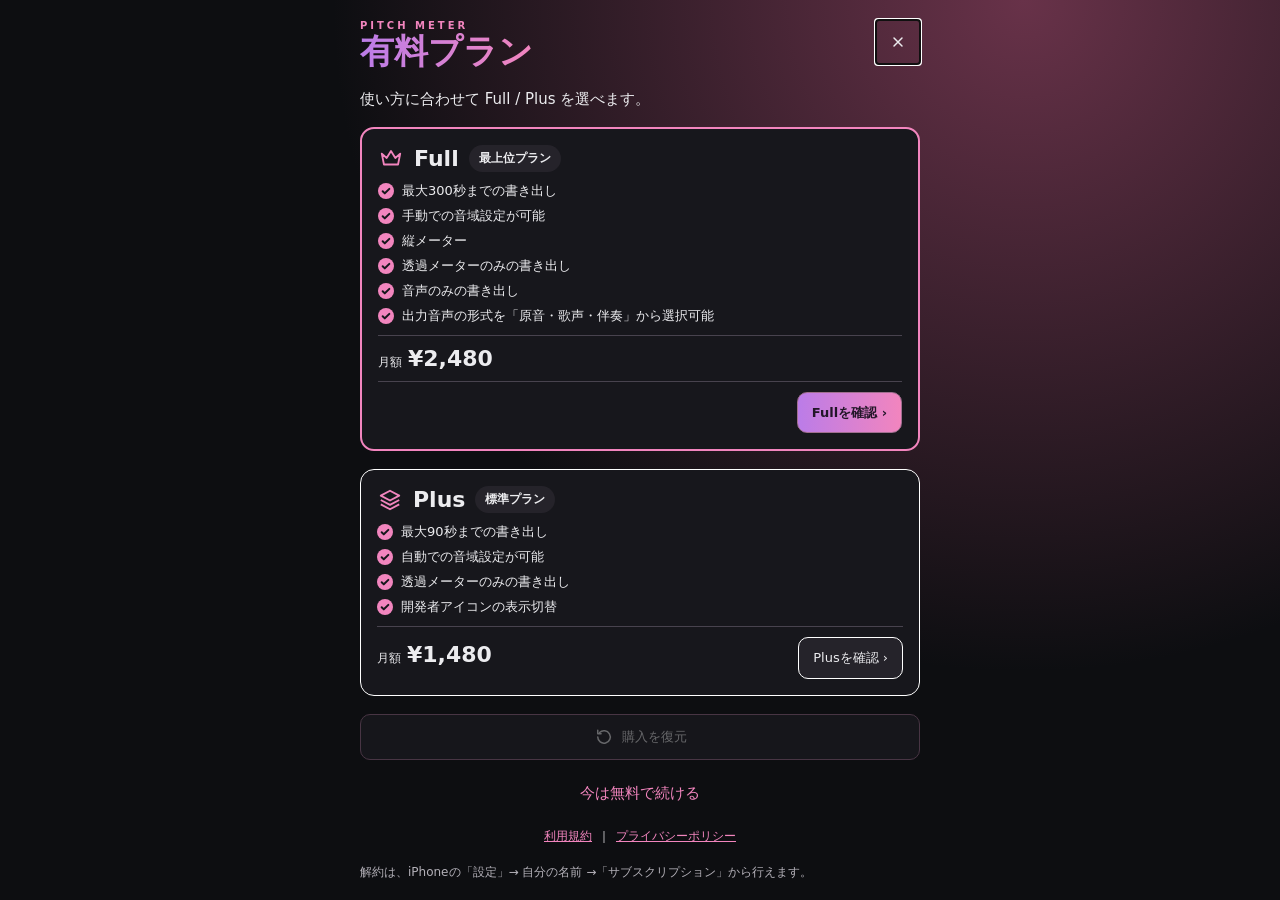
<file: preview-1123/index.html>
<!doctype html>
<html lang="ja">
<head>
<meta charset="utf-8">
<meta name="viewport" content="width=device-width,initial-scale=1,viewport-fit=cover">
<meta name="referrer" content="no-referrer">
<meta name="robots" content="noindex,nofollow">
<meta http-equiv="Content-Security-Policy" content="default-src 'self'; script-src 'self' 'wasm-unsafe-eval'; worker-src 'self' blob:; style-src 'self'; img-src 'self' data: blob:; media-src 'self' blob:; connect-src 'self' blob: data:; frame-src 'self'; object-src 'none'; base-uri 'none'; form-action 'none'">
<meta name="theme-color" content="#0d0e11">
<title>ピッチメーター 試作版（ウェブ）</title>
<link rel="icon" href="data:,">
<link rel="stylesheet" href="style.css?v=20261122tl4">
</head>
<body>
<svg class="sprite" width="0" height="0" aria-hidden="true">
    <defs><linearGradient id="g-live" gradientUnits="userSpaceOnUse" x1="2" y1="12" x2="22" y2="12"><stop offset="0" stop-color="#bb7ce8"/><stop offset="1" stop-color="#f285be"/></linearGradient></defs>
  <defs>
    <symbol id="i-info" viewBox="0 0 24 24"><circle cx="12" cy="12" r="9.2" fill="none" stroke="currentColor" stroke-width="1.6"/><path d="M12 10.6v6" stroke="currentColor" stroke-width="1.8" stroke-linecap="round"/><circle cx="12" cy="7.5" r="1.15" fill="currentColor"/></symbol>
    <symbol id="i-chevdown" viewBox="0 0 24 24"><path d="M6 9.5l6 6 6-6" fill="none" stroke="currentColor" stroke-width="2" stroke-linecap="round" stroke-linejoin="round"/></symbol>
    <symbol id="i-chev" viewBox="0 0 24 24"><path d="M9 5.5l6.5 6.5L9 18.5" fill="none" stroke="currentColor" stroke-width="2" stroke-linecap="round" stroke-linejoin="round"/></symbol>
    <symbol id="i-share" viewBox="0 0 24 24"><path d="M12 3.5v11M8 7.2l4-3.8 4 3.8M7.5 10.5H6a1.5 1.5 0 0 0-1.5 1.5v7A1.5 1.5 0 0 0 6 20.5h12a1.5 1.5 0 0 0 1.5-1.5v-7a1.5 1.5 0 0 0-1.5-1.5h-1.5" fill="none" stroke="currentColor" stroke-width="1.8" stroke-linecap="round" stroke-linejoin="round"/></symbol>
    <symbol id="i-dashed" viewBox="0 0 24 24"><rect x="4" y="4" width="16" height="16" rx="2.5" fill="none" stroke="currentColor" stroke-width="1.8" stroke-dasharray="3 2.6"/></symbol>
    <symbol id="i-wave" viewBox="0 0 24 24"><path d="M3 12h1.5M6.5 9v6M9.5 5.5v13M12.5 8v8M15.5 4v16M18.5 9.5v5M21 12h0" fill="none" stroke="currentColor" stroke-width="1.8" stroke-linecap="round"/></symbol>
    <symbol id="i-film" viewBox="0 0 24 24"><rect x="3" y="5" width="18" height="14" rx="2.5" fill="none" stroke="currentColor" stroke-width="1.8"/><path d="M7 5v14M17 5v14M3 9.5h4M3 14.5h4M17 9.5h4M17 14.5h4" fill="none" stroke="currentColor" stroke-width="1.8"/></symbol>
    <symbol id="i-mic" viewBox="0 0 24 24"><rect x="9" y="3" width="6" height="11" rx="3" fill="none" stroke="currentColor" stroke-width="1.8"/><path d="M5.5 11a6.5 6.5 0 0 0 13 0M12 17.5V21M8.5 21h7" fill="none" stroke="currentColor" stroke-width="1.8" stroke-linecap="round"/></symbol>
    <symbol id="i-play" viewBox="0 0 24 24"><path d="M8 5.5v13l10.5-6.5z" fill="currentColor"/></symbol>
    <symbol id="i-crown" viewBox="0 0 24 24"><path d="M3.5 8l4.5 4 4-6.5 4 6.5 4.5-4-2 10h-13z" fill="none" stroke="currentColor" stroke-width="1.7" stroke-linejoin="round"/></symbol>
    <symbol id="i-layers" viewBox="0 0 24 24"><path d="M12 3.5l8.5 4.5-8.5 4.5L3.5 8z M3.5 12l8.5 4.5 8.5-4.5 M3.5 16l8.5 4.5 8.5-4.5" fill="none" stroke="currentColor" stroke-width="1.7" stroke-linejoin="round"/></symbol>
    <symbol id="i-check" viewBox="0 0 24 24"><circle cx="12" cy="12" r="10" fill="currentColor"/><path d="M7.5 12.3l3 3 6-6.3" fill="none" stroke="#17171c" stroke-width="2.2" stroke-linecap="round" stroke-linejoin="round"/></symbol>
    <symbol id="i-x" viewBox="0 0 24 24"><path d="M6 6l12 12M18 6L6 18" fill="none" stroke="currentColor" stroke-width="2.2" stroke-linecap="round"/></symbol>
    <symbol id="i-restore" viewBox="0 0 24 24"><path d="M4.5 12a7.5 7.5 0 1 0 2.2-5.3M4.5 4v4h4" fill="none" stroke="currentColor" stroke-width="1.8" stroke-linecap="round" stroke-linejoin="round"/></symbol>
    <symbol id="i-bubble" viewBox="0 0 24 24"><path d="M4 5.5h16v10H10l-4.5 4v-4H4z" fill="none" stroke="currentColor" stroke-width="1.7" stroke-linejoin="round"/></symbol>
    <symbol id="i-doc" viewBox="0 0 24 24"><path d="M6 3.5h8l4 4v13H6z M14 3.5v4h4 M9 12h6M9 15.5h6" fill="none" stroke="currentColor" stroke-width="1.7" stroke-linejoin="round"/></symbol>
    <symbol id="i-hand" viewBox="0 0 24 24"><path d="M8 12V6.5a1.3 1.3 0 0 1 2.6 0V11 M10.6 11V4.8a1.3 1.3 0 0 1 2.6 0V11 M13.2 11V5.8a1.3 1.3 0 0 1 2.6 0V12 M15.8 12V8.3a1.3 1.3 0 0 1 2.6 0v6.2a6 6 0 0 1-6 6h-.6a6 6 0 0 1-5-2.7L4.3 14a1.4 1.4 0 0 1 2.2-1.7L8 14" fill="none" stroke="currentColor" stroke-width="1.6" stroke-linecap="round" stroke-linejoin="round"/></symbol>
    <symbol id="i-stack" viewBox="0 0 24 24"><rect x="4" y="9" width="16" height="11" rx="2" fill="none" stroke="currentColor" stroke-width="1.7"/><path d="M6.5 6h11M9 3.5h6" fill="none" stroke="currentColor" stroke-width="1.7" stroke-linecap="round"/></symbol>
    <symbol id="i-rot" viewBox="0 0 24 24"><path d="M17.5 8A7 7 0 1 0 19 13M19 4v4.5h-4.5" fill="none" stroke="currentColor" stroke-width="3" stroke-linecap="round" stroke-linejoin="round"/></symbol>
    <symbol id="i-scale" viewBox="0 0 24 24"><path d="M5 5l14 14M5 5v5M5 5h5M19 19v-5M19 19h-5" fill="none" stroke="currentColor" stroke-width="3" stroke-linecap="round" stroke-linejoin="round"/></symbol>
  </defs>
</svg>
<div id="trialBanner" role="note">試作版（ウェブ）・広告は枠のみ／課金なし</div>

<!-- 素材分析 -->
<section id="tab-file" class="pane" aria-label="分析">
  <div class="scroll studio-bg" id="fileScroll">
    <div class="row"><span class="eyebrow accentText">PITCH METER</span><span class="spacer"></span><button class="sbtn" id="guideBtn">使い方</button></div>
    <h1 class="hero file">声の高さを、<br>なめらかに映す。</h1>

    <!-- usageCard（iOS と同じ2行構成。ウェブ版は回数制限・購入なし） -->
    <div class="usage">
      <div class="row"><span class="plan-name" id="planName">Fullプラン（ウェブ試作版）</span><span class="spacer"></span><button class="sbtn foot" id="planBtn">プラン・購入 ›</button></div>
      <div class="row g8"><span class="caption">回数の制限なし</span><button class="info sm" data-info="利用回数" aria-label="利用回数の説明"><svg><use href="#i-info"/></svg></button><span class="spacer"></span><button class="linkbtn caption" id="fullWhatBtn">Fullでできること ›</button></div>
    </div>

    <!-- rewardButton（広告枠） -->
    <div class="reward-wrap ad-slot" id="adReward" data-slot="reward">
      <button class="reward" id="rewardBtn">
        <span class="row center g10"><span class="reward-dot"><svg><use href="#i-play"/></svg></span><span class="reward-title">広告を見てFullを1回試す</span></span>
        <span class="reward-sub">広告の視聴完了後、Fullの機能を1回使えます。</span>
      </button>
      <p class="caption" id="rewardMsg" hidden></p>
    </div>

    <!-- materialButtons -->
    <div class="stack pick">
      <button class="sbtn primary big" id="pickBtn"><svg class="ico"><use href="#i-film"/></svg>写真かファイルから選ぶ</button>
      <!-- 1つの入力でOK: iOS Safari は「写真ライブラリ / ビデオを撮る / ファイルを選択」の標準メニューを出す -->
      <input type="file" id="fileInput" accept="video/*,audio/*,.mp4,.mov,.m4v,.mp3,.m4a,.wav,.aac,.caf,.aif,.aiff" hidden>
      <!-- リアルタイム（iOS 2026-11-23: 中央タブから「分析」のボタンへ移動） -->
      <button class="sbtn big" id="liveBtn"><svg class="ico glyph" viewBox="0 0 24 24" data-glyph="live"></svg><span class="lbText">リアルタイム</span></button>
      <button class="sbtn white big" id="sampleBtn"><svg class="ico"><use href="#i-mic"/></svg>サンプル音声を追加</button>
      <!-- 取り込んだサンプルの結果（ボタンのすぐ下）。サンプルがあるときだけ表示。 -->
      <div class="smp-summary" id="smpSummary" hidden>
        <div class="smp-switch-row"><span class="smp-switch-label" id="smpApplyLabelMain">サンプル音声を適用</span><button class="info sm" id="smpApplyInfoMain" data-info-title="サンプル音声を適用" data-info-text="" aria-label="サンプル音声を適用の説明"><svg><use href="#i-info"/></svg></button><span class="spacer"></span>
          <label class="switch"><input type="checkbox" role="switch" id="smpApplyMain" aria-labelledby="smpApplyLabelMain"><i></i></label></div>
        <p class="smp-sum-text" id="smpSumText" aria-live="polite"></p>
      </div>
    </div>

    <!-- editingCard -->
    <div class="card edit" id="editCard" hidden>
      <div class="caption clamp2" id="fileName"></div>
      <div class="caption" id="fileStatus" aria-live="polite"></div>
      <div id="stageBox" class="stage-box" hidden>
        <div id="stageFit" class="stage-fit">
          <video id="video" playsinline webkit-playsinline preload="auto"></video>
          <canvas id="overlay"></canvas>
          <div id="editor" class="editor" aria-label="メーターの位置とサイズ">
            <i class="guide-v" id="guideV"></i><i class="guide-h" id="guideH"></i>
            <div class="sel" id="selBox" hidden></div>
            <div class="hit" id="meterHit" role="button" aria-label="メーターの位置とサイズ" title="ドラッグで移動、2本指で拡大縮小と回転"></div>
            <button class="handle" id="rotHandle" aria-label="メーターを回転" hidden><svg><use href="#i-rot"/></svg></button>
            <button class="handle" id="scaleHandle" aria-label="メーターを拡大縮小" hidden><svg><use href="#i-scale"/></svg></button>
            <button class="reset-place" id="resetPlace" hidden>配置をリセット</button>
            <span class="deg" id="degBadge" hidden>0°</span>
          </div>
        </div>
      </div>
      <div class="caption" id="placeHint" hidden>メーターをタップして位置・サイズ・角度を調整</div>
      <div id="controls" hidden>
        <div class="row g8">
          <button class="sbtn" id="playBtn">再生</button><button class="sbtn" id="stopBtn">停止</button>
          <span class="spacer"></span><span class="caption" id="playState">停止中</span>
          <button class="sbtn" id="fsBtn">全画面</button>
        </div>
        <input type="range" id="seek" min="0" max="1" step="0.01" value="0" aria-label="再生位置">
        <div class="caption mono" id="timeText">00:00 / 00:00</div>
      </div>
      <div class="progress" id="progressWrap" hidden><span class="spinner" aria-hidden="true"></span><div class="bar" id="progressBar"></div><span id="progressText" class="caption mono">0%</span><button class="sbtn small" id="cancelBtn">中止</button></div>

      <!-- settingsCard -->
      <div class="settings" id="settings">
        <div class="row">
          <span class="ilabel">歌声補正<button class="info" data-info="歌声補正" aria-label="歌声補正の説明"><svg><use href="#i-info"/></svg></button></span>
          <span class="spacer"></span>
          <label class="select"><select id="analysisSel" aria-label="歌声補正"><option value="original">原音</option><option value="vocal">歌声</option><option value="assisted" selected>歌声＋保守的補完</option></select><span class="selval" id="analysisVal">歌声＋保守的補完</span><svg><use href="#i-chevdown"/></svg></label>
        </div>
        <div class="row" id="audioRow">
          <span class="ilabel">音声<button class="info" data-info="音声" aria-label="音声の説明"><svg><use href="#i-info"/></svg></button></span><span class="pbadge">Full</span>
          <span class="spacer"></span>
          <label class="select"><select id="audioSel" aria-label="音声"><option value="original" selected>原音</option><option value="vocal">歌声のみ</option><option value="accompaniment">伴奏のみ</option></select><span class="selval" id="audioVal">原音</span><svg><use href="#i-chevdown"/></svg></label>
        </div>
        <div class="row">
          <span class="ilabel">メーターの向き<button class="info" data-info="メーターの向き" aria-label="メーターの向きの説明"><svg><use href="#i-info"/></svg></button></span>
          <span class="spacer"></span>
          <button class="orient on" data-v="0" id="orientH"><i class="h"></i>横</button><button class="orient" data-v="1" id="orientV"><i class="v"></i>縦</button>
          <span class="pbadge">Full</span>
        </div>
        <div class="row">
          <span class="ilabel">開発者アイコンの表示切替<button class="info" data-info="開発者アイコンの表示切替" aria-label="開発者アイコンの表示切替の説明"><svg><use href="#i-info"/></svg></button></span>
          <span class="fp">Full / Plus</span>
          <span class="spacer"></span>
          <label class="switch"><input type="checkbox" id="brandToggle" checked aria-label="開発者アイコンの表示切替"><i></i></label>
        </div>
      </div>

      <!-- rangeCard -->
      <div class="rangecard" id="rangeCard" hidden>
        <div class="row"><span class="ilabel">音域設定<button class="info" data-info="音域設定" aria-label="音域設定の説明"><svg><use href="#i-info"/></svg></button></span></div>
        <div class="row g12">
          <button class="radio on" id="rangeAuto"><i></i>自動設定</button>
          <button class="radio" id="rangeManual"><i></i>手動設定</button>
          <span class="pbadge">Full</span>
        </div>
        <div class="row caption"><span id="rangeLowText"></span><span class="spacer"></span><span id="rangeHighText" class="ralign"></span></div>
        <div class="caption" id="rangeSpan"></div>
        <div class="midi" id="midiCtl">
          <input class="mnum" id="midiLow" inputmode="numeric" aria-label="最低音 MIDI">
          <div class="mtrack" id="midiTrack"><i class="mbase"></i><i class="mband" id="midiBand"></i><i class="mknob" id="midiLowKnob" aria-label="最低音 MIDI ハンドル"></i><i class="mknob" id="midiHighKnob" aria-label="最高音 MIDI ハンドル"></i></div>
          <input class="mnum" id="midiHigh" inputmode="numeric" aria-label="最高音 MIDI">
        </div>
      </div>

      <button class="sbtn" id="reBtn">解析する・再解析</button>
      <div class="exports" id="exports" hidden>
        <button class="sbtn primary xl" id="exVideo"><svg class="ico"><use href="#i-share"/></svg>動画を書き出す</button>
        <button class="sbtn" id="exAlpha"><svg class="ico"><use href="#i-dashed"/></svg>透過メーターのみを書き出す</button>
        <button class="sbtn" id="exGreen"><svg class="ico"><use href="#i-dashed"/></svg>緑背景（TikTok・CapCutのクロマキー用）</button>
        <div class="caption">TikTokは透過の動画を黒くしてしまいます。緑背景で書き出して、CapCutの「クロマキー」で緑を消してから重ねてください。</div>
        <button class="sbtn" id="exAudio"><svg class="ico"><use href="#i-wave"/></svg>音声のみを書き出す</button>
      </div>
      <button class="sbtn" id="shareBtn" hidden><svg class="ico"><use href="#i-share"/></svg>完成したファイルを保存・共有</button>
      <div class="caption" id="outDesc" hidden></div>
    </div>

    <div class="footer-links">
      <details id="pastExports" hidden><summary>過去の書き出し</summary><div id="pastList"></div></details>
    </div>
    <!-- Native ad: 素材分析のいちばん下（区切り線＋余白でアプリの操作から離す） -->
    <div class="ad-divider" aria-hidden="true"></div>
    <div id="adNative" class="ad-slot" data-slot="native"></div>
    <div class="tailspace" aria-hidden="true"></div>
  </div>
</section>

<!-- リアルタイム -->
<section id="tab-live" class="pane" aria-label="リアルタイム" hidden>
  <!-- 2026-11-23 閉じるのは右上の ✕（押せる範囲 48px）。動きは前の「分析に戻る」と同じ -->
  <button class="liveClose" id="liveClose" type="button" aria-label="閉じる（分析に戻る）"><svg viewBox="0 0 24 24" aria-hidden="true"><path d="M7 7l10 10M17 7L7 17" fill="none" stroke="currentColor" stroke-width="2.4" stroke-linecap="round"/></svg></button>
  <div class="scroll studio-bg">
    <span class="eyebrow">REALTIME</span>
    <h1 class="hero live-hero">マイクの声を、<br>その場で映す。</h1>
    <p class="foot muted">有線イヤホンマイクやAirPodsを推奨します。</p>
  </div>
  <div class="pinned">
    <div class="meterCard" id="liveCard"><div class="meterHead"><span class="meterCap">いまの声</span><span class="spacer"></span><span class="regChip" id="liveChip" data-reg="0" aria-live="polite"><i aria-hidden="true"></i><b id="liveChipText">—</b></span></div>
    <div class="meterBox"><canvas id="liveCanvas" width="1080" height="330" aria-label="ピッチメーター"></canvas></div></div>
    <div class="row status"><i class="dot" id="liveDot"></i><strong id="liveStatus">停止中</strong><span class="spacer"></span><span class="foot muted ell" id="liveInput">マイク未使用</span></div>
    <div class="foot notice" id="liveNotice" hidden></div>
    <button class="toggle" id="liveToggle" aria-label="リアルタイム表示を開始"><span id="liveToggleIco" aria-hidden="true">●</span><span id="liveToggleText">開始</span></button>
    <div class="live-help" id="liveHelp" role="alert" hidden><p id="liveHelpText"></p><button class="btn small" id="liveReload">再読み込み</button></div>
  </div>
</section>

<!-- カラオケ（iOS KaraokeTabView と同じ画面。初めて開いたときだけ読み込む） -->
<section id="tab-karaoke" class="pane" aria-label="カラオケ" hidden>
  <div class="kara-host"><iframe id="karaFrame" title="カラオケ" allow="microphone; autoplay"></iframe></div>
</section>

<!-- その他（ProfileLinksView） -->
<section id="tab-profile" class="pane" aria-label="その他" hidden>
  <div class="scroll">
    <span class="eyebrow">MORE</span>
    <h1 class="hero pink">その他</h1>
    <button class="rowlink" id="rowSupport"><span class="row g10"><svg class="rico"><use href="#i-bubble"/></svg>サポート・ご意見・ご要望</span><svg class="rchev"><use href="#i-chev"/></svg></button>
    <button class="rowlink" data-legal="terms"><span class="row g10"><svg class="rico"><use href="#i-doc"/></svg>利用規約</span><svg class="rchev"><use href="#i-chev"/></svg></button>
    <button class="rowlink" data-legal="privacy"><span class="row g10"><svg class="rico"><use href="#i-hand"/></svg>プライバシーポリシー</span><svg class="rchev"><use href="#i-chev"/></svg></button>
    <button class="rowlink" id="rowLicense"><span class="row g10"><svg class="rico"><use href="#i-stack"/></svg>ライセンス・第三者ソフトウェア</span><svg class="rchev"><use href="#i-chev"/></svg></button>
  </div>
</section>

<div id="bottomBar">
  <nav id="tabbar" aria-label="タブ">
    <div class="capsule">
      <div class="pill" id="pill" aria-hidden="true"></div>
      <button class="tab" data-tab="file" aria-label="分析"><svg viewBox="0 0 24 24" data-glyph="analysis"></svg><span>分析</span></button>
      <button class="tab" data-tab="karaoke" aria-label="カラオケ"><svg viewBox="0 0 24 24" data-glyph="karaoke"></svg><span>カラオケ</span></button>
      <button class="tab" data-tab="profile" aria-label="その他"><svg viewBox="0 0 24 24" data-glyph="profile"></svg><span>その他</span></button>
    </div>
  </nav>
  <div id="adBanner" class="ad-slot" data-slot="banner" hidden></div>
</div>

<!-- 全画面（FullscreenPlayback） -->
<div id="fs" class="fs" hidden role="dialog" aria-modal="true" aria-label="全画面">
  <div class="fs-close"><span class="spacer"></span><button class="xbtn" id="fsClose" type="button" aria-label="閉じる"><svg><use href="#i-x"/></svg></button><button class="info" data-info="全画面" aria-label="全画面の説明"><svg><use href="#i-info"/></svg></button></div>
  <div class="fs-stage" id="fsStage"></div>
  <div class="fs-controls">
    <div class="caption mono center" id="fsTime">00:00 / 00:00</div>
    <div class="row g6"><input type="range" id="fsSeek" min="0" max="1" step="0.01" value="0" aria-label="再生位置"><button class="info" data-info="再生・試聴" aria-label="再生・試聴の説明"><svg><use href="#i-info"/></svg></button></div>
    <div class="row"><button class="sbtn" id="fsPlay">▶ 再生</button><button class="info" data-info="再生・試聴" aria-label="再生・試聴の説明"><svg><use href="#i-info"/></svg></button><span class="spacer"></span><button class="sbtn" id="fsStop">■ 停止</button><button class="info" data-info="再生・試聴" aria-label="再生・試聴の説明"><svg><use href="#i-info"/></svg></button></div>
  </div>
</div>

<!-- プラン（PlanGuideScreen・表示のみ） -->
<div id="plan" class="fullcover studio-bg" hidden role="dialog" aria-modal="true" aria-label="有料プラン">
  <div class="plan-inner">
    <div class="row top">
      <div><div class="eyebrow pinkText bold">PITCH METER</div><div class="plan-title accentText">有料プラン</div></div>
      <span class="spacer"></span><button class="xbtn" id="planClose" type="button" aria-label="閉じる"><svg><use href="#i-x"/></svg></button>
    </div>
    <p class="sub">使い方に合わせて Full / Plus を選べます。</p>
    <div class="plancard full">
      <div class="row g10"><svg class="pico"><use href="#i-crown"/></svg><span class="ptitle">Full</span><span class="ptag">最上位プラン</span></div>
      <ul class="feat"><li>最大300秒までの書き出し</li><li>手動での音域設定が可能</li><li>縦メーター</li><li>透過メーターのみの書き出し</li><li>音声のみの書き出し</li><li>出力音声の形式を「原音・歌声・伴奏」から選択可能</li></ul>
      <hr><div class="row base"><span class="caption">月額</span><span class="price">¥2,480</span></div><hr>
      <div class="row"><span class="spacer"></span><button class="sbtn primary" data-review="Full">Fullを確認 ›</button></div>
    </div>
    <div class="plancard plus">
      <div class="row g10"><svg class="pico"><use href="#i-layers"/></svg><span class="ptitle">Plus</span><span class="ptag">標準プラン</span></div>
      <ul class="feat"><li>最大90秒までの書き出し</li><li>自動での音域設定が可能</li><li>透過メーターのみの書き出し</li><li>開発者アイコンの表示切替</li></ul>
      <hr><div class="row base"><span class="caption">月額</span><span class="price">¥1,480</span><span class="spacer"></span><button class="sbtn whiteb" data-review="Plus">Plusを確認 ›</button></div>
    </div>
    <button class="sbtn wide" disabled><svg class="ico"><use href="#i-restore"/></svg>購入を復元</button>
    <button class="plain wide" id="planContinue">今は無料で続ける</button>
    <div class="row center caption"><a href="https://www.apple.com/legal/internet-services/itunes/dev/stdeula/" target="_blank" rel="noopener noreferrer">利用規約</a><span>｜</span><a href="https://pitch-meter-support.kenjouta0227.workers.dev/privacy" target="_blank" rel="noopener noreferrer">プライバシーポリシー</a></div>
    <p class="caption muted">解約は、iPhoneの「設定」→ 自分の名前 →「サブスクリプション」から行えます。</p>
    <button class="plain caption" disabled>購入状態を再読込</button>
    <p class="caption2 muted">ウェブ試作版のため、購入・復元はできません（表示のみ）。価格はアプリ版（日本向け）の月額です。</p>
  </div>
</div>

<!-- 使い方（LocalUsageGuide） -->
<div id="guide" class="fullcover guide-bg" hidden role="dialog" aria-modal="true" aria-labelledby="guideTitle">
  <div class="guide-inner">
    <div class="row"><strong id="guideTitle">使い方</strong><span class="spacer"></span><button class="xbtn" id="guideClose" type="button" aria-label="閉じる"><svg><use href="#i-x"/></svg></button></div>
    <div class="guide-body">
      <p>動画・音声を選び、素材を端末内で解析します。</p>
      <p>Fullは先頭300秒、Plusは先頭90秒。無料は先頭40秒です。</p>
      <p>Fullでは「メーターの向き」から「縦」を選べます。</p>
      <p>解析結果を確認し、メーター付き動画または対応する音声を書き出します。原本は上書きしません。</p>
      <p>各操作の「詳細」から条件を確認できます。</p>
    </div>
  </div>
</div>

<!-- 説明（StudioInformationModal） -->
<div id="infoModal" class="infomodal" hidden role="dialog" aria-modal="true" aria-labelledby="infoTitle">
  <div class="infobox">
    <div class="row"><strong id="infoTitle"></strong><span class="spacer"></span><button class="xbtn" id="infoClose" type="button" aria-label="閉じる"><svg><use href="#i-x"/></svg></button></div>
    <p id="infoText"></p>
  </div>
</div>

<!-- インタースティシャル広告枠 -->
<div id="adInterstitial" class="ad-inter" hidden role="dialog" aria-modal="true" aria-label="広告">
  <div class="ad-inter-box"><span class="ad-badge">広告</span><div class="ad-inter-body">広告枠（全画面）<br><small>ウェブ版は枠のみです。広告は読み込みません。</small></div><button class="xbtn" id="adInterClose" type="button" aria-label="閉じる"><svg><use href="#i-x"/></svg></button></div>
</div>

<!-- サポート（FeedbackPanel）・ライセンス（LicenseReader）・利用規約/プライバシー -->
<div id="sheet" class="sheet" hidden role="dialog" aria-modal="true" aria-labelledby="sheetTitle">
  <div class="sheetBody">
    <div class="navbar"><span class="spacer"></span><strong id="sheetTitle"></strong><span class="spacer"></span><button class="xbtn" id="sheetClose" type="button" aria-label="閉じる"><svg><use href="#i-x"/></svg></button></div>
    <div id="sheetContent"></div>
  </div>
</div>

<template id="t-support">
  <div class="feedback">
    <h3>サポート・ご意見・ご要望</h3>
    <div class="row g6"><p class="caption">問い合わせ内容や、改善点・追加機能の希望を入力できます。</p><button class="info" data-info-title="ご意見・ご要望" data-info-text="改善点や追加機能の希望を入力できます。&#10;ご意見は今後の改善の参考にします。入力だけでは送信しません。" aria-label="ご意見・ご要望の説明"><svg><use href="#i-info"/></svg></button></div>
    <p class="caption">問い合わせ内容・改善してほしい点</p>
    <div class="row g6"><textarea id="fbImprove" rows="4"></textarea><button class="info" data-info-title="ご意見・ご要望" data-info-text="改善点・追加機能の希望を入力し、メール作成・コピー・入力消去を行います。&#10;入力は端末内に保持します。メール画面で宛先・内容を確認して送信してください。素材・解析結果は自動添付しません。" aria-label="ご意見・ご要望の説明"><svg><use href="#i-info"/></svg></button></div>
    <p class="caption">追加してほしい機能</p>
    <div class="row g6"><textarea id="fbFeature" rows="4"></textarea><button class="info" data-info-title="ご意見・ご要望" data-info-text="改善点・追加機能の希望を入力し、メール作成・コピー・入力消去を行います。&#10;入力は端末内に保持します。メール画面で宛先・内容を確認して送信してください。素材・解析結果は自動添付しません。" aria-label="ご意見・ご要望の説明"><svg><use href="#i-info"/></svg></button></div>
    <p class="caption">宛先：kenjouta0227@gmail.com。メール画面で内容を確認して送信してください。素材や解析結果を自動添付しません。</p>
    <p class="caption">通常1週間以内を目安に返信します。お問い合わせの相談内容・対応メールは、対応完了後6か月を目安に削除します。アプリ内の音声や利用記録とは別です。自動削除や期限保証ではありません。パスワード・認証コード・支払情報は入力しないでください。</p>
    <button class="linkbtn" id="fbMail">サポートに問い合わせる（メールを作成）</button>
    <button class="linkbtn" id="fbCopy">宛先・本文をコピー</button>
    <a class="linkbtn" href="https://pitch-meter-support.kenjouta0227.workers.dev/contact" target="_blank" rel="noopener noreferrer">公開サポートページ</a>
    <button class="linkbtn" id="fbClear">入力を消去</button>
    <p class="caption" id="fbMsg">入力は端末内に保持します。まだ送信していません。</p>
  </div>
</template>
<template id="t-license">
  <div class="license">
    <div class="row g6"><a class="linkbtn" href="ThirdPartyNotices.txt" download="ThirdPartyNotices.txt">ライセンス全文を保存・共有</a><button class="info" data-info-title="ライセンス" data-info-text="文書を選び、ページを移動・保存します。&#10;第三者ソフトウェアの条件を確認できます。処理区分や素材は変更しません。" aria-label="ライセンスの説明"><svg><use href="#i-info"/></svg></button></div>
    <p class="caption muted" id="licHint">ライセンスを読み込み中</p>
    <div class="row g8" id="licNav" hidden>
      <button class="linkbtn" id="licPrev">前へ</button>
      <label class="select small"><select id="licPage" aria-label="ページ"></select><span class="selval" id="licPageVal"></span><svg><use href="#i-chevdown"/></svg></label>
      <button class="linkbtn" id="licNext">次へ</button>
    </div>
    <pre class="lictext" id="licText" aria-label="ライセンス本文" tabindex="0"></pre>
  </div>
</template>

<div id="recSheet" class="sheet" hidden role="dialog" aria-modal="true" aria-labelledby="recTitle">
  <div class="sheetBody rec-sheet">
    <div class="row"><strong id="recTitle">サンプル音声を追加</strong><button class="info sm" data-info="サンプル音声を追加" aria-label="サンプル音声を追加の説明"><svg><use href="#i-info"/></svg></button><span class="spacer"></span><button class="xbtn" id="recClose" type="button" aria-label="閉じる"><svg><use href="#i-x"/></svg></button></div>
    <div class="smp-switch-row card-like" id="smpApplyRow" hidden><span class="smp-switch-label" id="smpApplyLabel">サンプル音声を適用</span><button class="info sm" id="smpApplyInfo" data-info-title="サンプル音声を適用" data-info-text="" aria-label="サンプル音声を適用の説明"><svg><use href="#i-info"/></svg></button><span class="spacer"></span>
      <label class="switch"><input type="checkbox" role="switch" id="smpApply" aria-labelledby="smpApplyLabel"><i></i></label></div>
    <p class="caption smp-apply-desc" id="smpApplyDesc" hidden></p>
    <div class="smp-list" id="smpList"></div>
    <!-- 録音中の表示（押した行の中に移動して使う） -->
    <div class="smp-recorder" id="recPanel" hidden>
      <div class="rec-count" id="recCount" aria-live="polite">3</div>
      <div class="rec-state" id="recState"></div>
      <div class="rec-level"><i id="recLevelBar"></i></div>
      <button class="btn primary big" id="recBtn"><span class="rec-dot" aria-hidden="true"></span><span id="recBtnText">録音を終える</span></button>
    </div>
    <p class="rec-msg" id="recMsg" aria-live="polite"></p>
    <button class="btn small smp-reset" id="smpReset" hidden>初期設定に戻す（サンプルをすべて削除）</button>
    <button class="sbtn white col-entry" id="colOpen"><svg class="ico"><use href="#i-mic"/></svg>判定用の声を集める（地声・裏声）</button>
    <button class="linkbtn caption" id="recQuick">録音してそのまま素材分析する（5秒）</button>
  </div>
</div>

<!-- 判定用の声を集める（地声・裏声）: 音声は端末内の IndexedDB にだけ保存。まとめて保存は端末へのファイル保存のみ -->
<div id="colSheet" class="sheet" hidden role="dialog" aria-modal="true" aria-labelledby="colTitle">
  <div class="sheetBody rec-sheet col-sheet">
    <div class="row"><strong id="colTitle">判定用の声を集める</strong><span class="spacer"></span><button class="xbtn" id="colClose" type="button" aria-label="閉じる"><svg><use href="#i-x"/></svg></button></div>
    <div class="col-seg" role="radiogroup" aria-label="録る声の種類">
      <button class="orient on" role="radio" aria-checked="true" data-cat="chest" id="colCatChest">地声</button>
      <button class="orient" role="radio" aria-checked="false" data-cat="falsetto" id="colCatFals">裏声</button>
    </div>
    <div class="col-now"><span class="caption">いま録る声</span><div class="col-big" id="colBig" aria-live="polite">地声</div><div class="smp-guide" id="colGuide"></div></div>
    <p class="rec-instr col-instr">「あー」で同じ高さを1音のばしてください（1回4秒）。</p>
    <div class="col-counts">
      <div class="col-count" id="colCntChest"><span>地声 <b id="colNChest">0</b>/30</span><div class="rec-level"><i id="colBarChest"></i></div></div>
      <div class="col-count" id="colCntFals"><span>裏声 <b id="colNFals">0</b>/30</span><div class="rec-level"><i id="colBarFals"></i></div></div>
    </div>
    <div class="rec-count" id="colCount" aria-live="polite">4</div>
    <div class="rec-state" id="colState"></div>
    <div class="rec-level"><i id="colLevelBar"></i></div>
    <button class="btn primary big" id="colRec"><span class="rec-dot" aria-hidden="true"></span><span id="colRecText">録音する</span></button>
    <div class="smp-switch-row card-like"><span class="smp-switch-label" id="colAutoLabel">自動で次へ</span><span class="spacer"></span>
      <label class="switch"><input type="checkbox" role="switch" id="colAuto" aria-labelledby="colAutoLabel" aria-describedby="colAutoDesc"><i></i></label></div>
    <p class="caption smp-apply-desc" id="colAutoDesc">オンにすると、保存したあと3秒で次の録音が始まります。</p>
    <button class="btn small" id="colRedo" disabled>最後のテイクを録り直す</button>
    <p class="rec-msg" id="colMsg" aria-live="polite"></p>
    <div class="row g8"><strong class="col-list-title">録ったテイク</strong><span class="spacer"></span><span class="caption" id="colTotal"></span></div>
    <div class="col-list" id="colList"></div>
    <div class="row g8 col-actions">
      <button class="btn primary" id="colSave" disabled>まとめて保存</button><span class="spacer"></span>
      <button class="btn small" id="colClear" disabled>全部消す</button>
    </div>
  </div>
</div>

<script src="ads-config.js?v=20261122tl4"></script>
<script src="core.js?v=20261122tl4"></script>
<script src="gauge.js?v=20261122tl4"></script>
<script src="alphamov.js?v=20261122tl4"></script>
<script src="app.js?v=20261122tl4"></script>
</body>
</html>
</file>
<file: style.css>
[hidden]{display:none!important}
:root{--bg:rgb(13,14,17);--panel:rgb(23,23,28);--control:rgb(37,35,42);--border:rgb(72,67,78);--bborder:rgb(161,111,144);--text:rgb(236,236,239);--muted:rgb(180,177,185);
--purple:rgb(187,124,232);--pink:rgb(242,133,190);--ink:rgb(34,22,40);--accent:linear-gradient(90deg,var(--purple),var(--pink));
--sat:env(safe-area-inset-top,0px);--sab:env(safe-area-inset-bottom,0px);--tabh:calc(76px + var(--sab));--banner:0px;
--font:"Hiragino Sans","Hiragino Kaku Gothic ProN","Noto Sans JP",system-ui,-apple-system,sans-serif}
body.has-banner{--banner:62px}
*{box-sizing:border-box;-webkit-tap-highlight-color:transparent}
html,body{margin:0;height:100%;background:var(--bg);color:var(--text);font-family:var(--font);overflow:hidden;overscroll-behavior:none}
button,select,input,textarea{font:inherit;color:inherit}
a{color:var(--pink)}
#trialBanner{position:fixed;top:0;left:0;right:0;z-index:30;padding:calc(4px + var(--sat)) 12px 4px;font-size:11px;text-align:center;color:var(--ink);background:var(--accent);font-weight:700;letter-spacing:.02em}
.pane{position:fixed;left:0;right:0;top:calc(22px + var(--sat));bottom:0;display:flex;flex-direction:column;background:var(--bg)}
.scroll{flex:1;overflow-y:auto;-webkit-overflow-scrolling:touch;padding:16px 16px calc(var(--tabh) + var(--banner) + 24px)}
#tab-live .scroll{padding-bottom:16px}
.studio-bg{background:radial-gradient(ellipse 54% 68% at 80% 0%,rgb(104,50,73) 0,rgba(104,50,73,0) 100%),var(--bg);background-attachment:local}
.row{display:flex;align-items:center;gap:6px}.row.g6{gap:6px}.row.g8{gap:8px}.row.g10{gap:10px}.row.g12{gap:12px}.row.center{justify-content:center}.row.top{align-items:flex-start}.row.base{align-items:baseline}.spacer{flex:1}
.center{text-align:center}.ralign{text-align:right}
.eyebrow{font-size:10px;font-weight:500;letter-spacing:3px;color:var(--pink)}
.accentText{background:var(--accent);-webkit-background-clip:text;background-clip:text;color:transparent}
.pinkText{color:var(--pink)}.bold{font-weight:700}
.hero{font-size:30px;line-height:1.45;font-weight:700;margin:12px 0 18px;background:var(--accent);-webkit-background-clip:text;background-clip:text;color:transparent}
.hero.pink{color:var(--pink);background:none;font-size:28px}
.hero.file{font-size:26px;line-height:1.38;margin:20px 0 20px}
.caption{font-size:12px;line-height:1.5;margin:0}.caption2{font-size:11px;line-height:1.5;margin:0}.foot{font-size:13px;line-height:1.6}.muted{color:var(--muted)}.mono{font-variant-numeric:tabular-nums}
.clamp2{display:-webkit-box;-webkit-line-clamp:2;-webkit-box-orient:vertical;overflow:hidden}
/* StudioButtonStyle */
.sbtn{display:inline-flex;align-items:center;justify-content:center;gap:8px;padding:12px 14px;border-radius:10px;border:1px solid var(--bborder);background:var(--control);color:var(--text);font-size:13px;line-height:1.2;text-decoration:none;cursor:pointer;transition:opacity .12s,transform .12s}
.sbtn:active:not(:disabled){opacity:.75;transform:scale(.98);box-shadow:0 0 0 2px var(--pink)}
.sbtn:disabled{opacity:.4;cursor:default}
.sbtn.primary{background:var(--accent);border-color:var(--bborder);color:var(--ink);font-weight:600}
.sbtn.foot{font-size:13px;padding:8px 12px}
.sbtn.small{padding:6px 10px;font-size:12px}
.sbtn.big{width:100%;min-height:49px;font-size:18.2px;font-weight:600}
.sbtn.white{background:rgba(255,255,255,.12);border-color:rgba(255,255,255,.75);color:#fff;font-weight:400}
.sbtn.whiteb{border-color:#fff}
.sbtn.xl{font-size:20.8px;padding:19px 14px;width:100%}
.sbtn.wide{width:100%}
.sbtn.icon{width:44px;height:44px;padding:0}.sbtn.icon svg{width:18px;height:18px}
.ico{width:20px;height:20px;flex:none}
.sbtn.big .ico{width:22px;height:22px}
.plain{background:none;border:0;color:var(--pink);cursor:pointer;padding:6px;font-size:15px}.plain:disabled{opacity:.4}
.linkbtn{display:block;background:none;border:0;padding:6px 0;color:var(--pink);font-size:15px;text-align:left;cursor:pointer;text-decoration:none}
.linkbtn:disabled{opacity:.4}
.info{display:inline-flex;align-items:center;justify-content:center;width:32px;height:32px;padding:0;border:0;background:none;color:var(--text);opacity:.6;cursor:pointer;flex:none}
.info svg{width:17px;height:17px}.info.sm{width:28px;height:28px}.info.sm svg{width:13px;height:13px}
/* usageCard */
.usage{background:var(--panel);border-radius:16px;padding:10px 14px;display:flex;flex-direction:column;gap:6px;margin-bottom:20px}
.plan-name{font-size:15px;font-weight:600}
/* rewardButton */
.reward-wrap{display:flex;flex-direction:column;gap:10px;margin-bottom:20px}
.reward{display:flex;flex-direction:column;gap:5px;align-items:center;width:100%;padding:10px 14px;border-radius:12px;border:1px solid rgba(242,133,190,.85);background:linear-gradient(90deg,rgba(175,82,222,.24),rgba(242,133,190,.20));color:var(--text);cursor:pointer;text-align:center}
.reward:disabled{opacity:.4}
.reward:active:not(:disabled){opacity:.75;transform:scale(.98)}
.reward-dot{width:21px;height:21px;border-radius:50%;background:var(--accent);display:inline-flex;align-items:center;justify-content:center;color:#fff}.reward-dot svg{width:10px;height:10px}
.reward-title{font-size:16px;font-weight:600}.reward-sub{font-size:12px;opacity:.85}
.stack{display:flex;flex-direction:column;gap:12px;margin-bottom:20px}
/* editingCard */
.card{background:var(--panel);border-radius:24px;padding:16px;margin:0 0 20px;display:flex;flex-direction:column;gap:18px}
.stage-box{position:relative;width:100%;background:#000;border-radius:14px;overflow:hidden;display:flex;align-items:center;justify-content:center}
.stage-fit{position:relative;overflow:hidden;flex:none;background:#000}
.stage-fit video{position:absolute;inset:0;width:100%;height:100%;object-fit:contain;display:block}
.stage-fit canvas{position:absolute;inset:0;width:100%;height:100%;pointer-events:none}
.editor{position:absolute;inset:0;touch-action:none}
.editor.off{pointer-events:none}
.editor .hit{position:absolute;touch-action:none;cursor:grab}
.editor .sel{position:absolute;border:2px solid transparent;border-radius:8px;pointer-events:none;background:linear-gradient(#0000,#0000) padding-box,linear-gradient(135deg,rgb(255,89,163),rgb(255,179,224),rgb(214,82,194)) border-box;-webkit-mask:linear-gradient(#000 0 0) padding-box exclude,linear-gradient(#000 0 0);mask:linear-gradient(#000 0 0) padding-box exclude,linear-gradient(#000 0 0)}
.editor .guide-v,.editor .guide-h{position:absolute;background:linear-gradient(135deg,rgb(255,89,163),rgb(255,179,224));opacity:0;transition:opacity .16s;pointer-events:none}
.editor .guide-v{left:50%;top:0;bottom:0;width:1px}.editor .guide-h{top:50%;left:0;right:0;height:1px}
.editor .guide-v.on,.editor .guide-h.on{opacity:.95}
.handle{position:absolute;width:44px;height:44px;border:0;background:none;padding:0;display:flex;align-items:center;justify-content:center;touch-action:none;cursor:pointer}
.handle::before{content:"";position:absolute;width:15px;height:15px;border-radius:50%;background:linear-gradient(135deg,rgb(255,89,163),rgb(255,179,224),rgb(214,82,194))}
.handle svg{position:relative;width:9px;height:9px;color:#fff}
.reset-place{position:absolute;left:50%;top:6px;transform:translateX(-50%);font-size:12px;padding:8px;border:0;border-radius:999px;background:rgba(0,0,0,.75);color:#fff;cursor:pointer;white-space:nowrap}
.reset-place.ghost{opacity:0;pointer-events:none}
.deg{position:absolute;transform:translate(-50%,-50%);font:600 14px ui-rounded,system-ui;font-variant-numeric:tabular-nums;padding:6px 10px;border-radius:999px;background:rgba(0,0,0,.86);color:#fff;border:1px solid rgba(255,255,255,.3);pointer-events:none;white-space:nowrap}
.deg.snapped{color:rgb(255,153,209);border-color:rgb(255,153,209)}
#controls{display:flex;flex-direction:column;gap:10px}
input[type=range]{width:100%;accent-color:var(--pink)}
.progress{display:flex;align-items:center;gap:10px;font-size:12px}.progress .bar{flex:1;height:4px;border-radius:2px;background:var(--control);position:relative;overflow:hidden}
.progress .bar::after{content:"";position:absolute;left:0;top:0;bottom:0;width:var(--p,0%);background:var(--accent);transition:width .15s}
.spinner{width:18px;height:18px;border-radius:50%;border:2px solid rgba(255,255,255,.2);border-top-color:#fff;animation:spin .9s linear infinite;flex:none}
@keyframes spin{to{transform:rotate(360deg)}}
/* settingsCard */
.settings,.rangecard{display:flex;flex-direction:column;gap:16px}
.rangecard{gap:12px}
.settings.disabled,.rangecard.disabled{opacity:.4;pointer-events:none}
.ilabel{display:inline-flex;align-items:center;gap:6px;font-size:15px}
.pbadge{font-size:11px;font-weight:700;padding:3px 7px;border-radius:999px;background:rgba(242,133,190,.25)}
.fp{font-size:11px;font-weight:700;color:var(--pink)}
.select{position:relative;display:inline-flex;align-items:center;gap:6px;padding:10px;border-radius:10px;background:var(--panel);border:1px solid rgba(160,160,170,.4);font-size:15px}
.select select{position:absolute;inset:0;opacity:0;width:100%;height:100%;cursor:pointer;font-size:16px}
.select svg{width:14px;height:14px}
.select.small{padding:6px 10px;font-size:13px}
.orient{display:inline-flex;align-items:center;gap:6px;padding:10px;border-radius:10px;border:1px solid rgba(160,160,170,.4);background:none;font-size:15px;cursor:pointer}
.orient.on{border-color:var(--pink);background:rgba(242,133,190,.25)}
.orient i{display:inline-block;border:1.5px solid currentColor;border-radius:2px}.orient i.h{width:20px;height:12px}.orient i.v{width:12px;height:20px}
.switch{position:relative;display:inline-block;width:51px;height:31px;flex:none}
.switch input{opacity:0;width:0;height:0}
.switch i{position:absolute;inset:0;border-radius:999px;background:rgba(120,120,128,.32);transition:background .2s;cursor:pointer}
.switch i::after{content:"";position:absolute;left:2px;top:2px;width:27px;height:27px;border-radius:50%;background:#fff;box-shadow:0 2px 4px rgba(0,0,0,.25);transition:transform .2s}
.switch input:checked+i{background:var(--pink)}.switch input:checked+i::after{transform:translateX(20px)}
.switch input:disabled+i{opacity:.5}
.radio{display:inline-flex;align-items:center;gap:6px;background:none;border:0;color:var(--text);font-size:15px;padding:4px 0;cursor:pointer}
.radio i{width:20px;height:20px;border-radius:50%;border:1.5px solid var(--pink);position:relative}
.radio.on i::after{content:"";position:absolute;inset:3.5px;border-radius:50%;background:var(--pink)}
.midi{display:flex;align-items:center;gap:8px}
.midi.off{opacity:.4}
.mnum{width:44px;padding:10px 0;text-align:center;border:0;border-radius:10px;background:var(--control);font-size:12px;font-variant-numeric:tabular-nums}
.mtrack{position:relative;flex:1;height:44px;touch-action:none;cursor:pointer}
.mbase{position:absolute;left:10px;right:10px;top:20px;height:4px;border-radius:2px;background:var(--control)}
.mband{position:absolute;top:20px;height:4px;border-radius:2px;background:var(--pink)}
.mknob{position:absolute;top:12px;width:20px;height:20px;border-radius:50%;background:var(--text)}
.exports{display:flex;flex-direction:column;gap:18px}
/* footer / ads */
.footer-links details{color:var(--text);font-size:15px;margin-bottom:8px}
.footer-links summary{cursor:pointer;padding:6px 0}
.ad-divider{height:1px;background:rgba(180,177,185,.25);margin-top:20px;margin-bottom:20px}
.ad-badge,.ad-attr{display:inline-flex;align-items:center;justify-content:center;min-width:32px;height:20px;padding:0 4px;border:1px solid #fff;border-radius:3px;font-size:12px;font-weight:600;color:#fff}
.ad-native{position:relative;background:rgb(31,31,31);border-radius:14px;border:1px solid rgba(232,145,201,.65);padding:10px 12px 12px;display:flex;flex-direction:column;gap:10px;min-height:112px;margin:12px 0}
.ad-native .ad-attr{align-self:flex-start}
.ad-row{display:flex;gap:12px;align-items:flex-start}
.ad-icon{width:48px;height:48px;border-radius:8px;background:rgba(255,255,255,.08);flex:none}
.ad-title{font-size:15px;color:#fff}.ad-body{font-size:12px;color:rgb(209,209,209);margin-top:4px}
.ad-media{aspect-ratio:16/9;border-radius:8px;background:rgb(15,15,15);display:flex;align-items:center;justify-content:center;font-size:12px;color:rgba(255,255,255,.4)}
.ad-cta{min-height:44px;border:1px solid rgb(232,145,201);border-radius:8px;color:rgb(232,145,201);display:flex;align-items:center;justify-content:center;font-size:15px}
#bottomBar{position:fixed;left:0;right:0;bottom:0;z-index:20;pointer-events:none}
#bottomBar #tabbar{position:static}
#adBanner{pointer-events:auto;background:var(--bg);padding-top:12px;padding-bottom:var(--sab);display:flex;justify-content:center}
body.has-banner #tabbar{padding-bottom:0}
.ad-banner{display:flex;align-items:center;justify-content:center;gap:8px;background:var(--panel);border:1px dashed rgba(255,255,255,.25)}
.ad-ph{font-size:11px;color:var(--muted)}
.ad-inter{position:fixed;inset:0;z-index:90;background:rgba(0,0,0,.92);display:flex;align-items:center;justify-content:center}
.ad-inter-box{width:min(92vw,420px);aspect-ratio:9/14;max-height:86vh;background:var(--panel);border:1px dashed rgba(255,255,255,.3);border-radius:16px;padding:16px;display:flex;flex-direction:column;gap:12px;align-items:flex-start}
.ad-inter-body{flex:1;align-self:stretch;display:flex;align-items:center;justify-content:center;text-align:center;color:var(--muted);font-size:15px;line-height:1.6}
.ad-inter-box .sbtn{align-self:stretch}
/* その他 */
.rowlink{display:flex;align-items:center;justify-content:space-between;width:100%;min-height:44px;padding:12px 0;background:none;border:0;font-size:15px;color:var(--text);text-decoration:none;cursor:pointer;text-align:left}
.rico{width:20px;height:20px;color:var(--pink)}.rchev{width:14px;height:14px;color:var(--muted)}
/* overlays */
.fullcover{position:fixed;inset:0;z-index:70;overflow-y:auto;-webkit-overflow-scrolling:touch}
.plan-inner{max-width:600px;margin:0 auto;padding:calc(20px + var(--sat)) 20px calc(20px + var(--sab));display:flex;flex-direction:column;gap:18px}
.plan-title{font-size:34px;font-weight:700;line-height:1.2}
.plan-inner .sub{margin:0;font-size:15px}
.plancard{background:var(--panel);border-radius:14px;padding:16px;display:flex;flex-direction:column;gap:10px}
.plancard.full{border:2px solid var(--pink)}.plancard.plus{border:1px solid #fff}
.plancard hr{border:0;border-top:1px solid var(--border);margin:0;width:100%}
.pico{width:26px;height:26px;color:var(--pink)}
.ptitle{font-size:22px;font-weight:700}.ptag{font-size:12px;font-weight:700;padding:5px 10px;border-radius:999px;background:var(--control)}
.feat{list-style:none;margin:0;padding:0;display:flex;flex-direction:column;gap:7px;font-size:13px}
.feat li{display:flex;gap:8px;align-items:flex-start}
.feat li::before{content:"";flex:none;width:16px;height:16px;margin-top:1px;border-radius:50%;background:var(--pink) url("data:image/svg+xml,%3Csvg xmlns='http://www.w3.org/2000/svg' viewBox='0 0 24 24'%3E%3Cpath d='M7 12.3l3.2 3.2L17 8.8' fill='none' stroke='%2317171c' stroke-width='3' stroke-linecap='round' stroke-linejoin='round'/%3E%3C/svg%3E") center/100% no-repeat}
.price{font-size:22px;font-weight:700}
.guide-bg{background:rgb(18,15,23);z-index:65}
.guide-inner{padding:calc(16px + var(--sat)) 16px calc(16px + var(--sab));display:flex;flex-direction:column;gap:16px;min-height:100%}
.guide-inner strong{font-size:17px}
.guide-body p{margin:0 0 16px;font-size:17px;line-height:1.45}
.infomodal{position:fixed;inset:0;z-index:95;background:rgba(0,0,0,.65);display:flex;align-items:center;justify-content:center;padding:24px}
.infobox{width:100%;max-width:420px;background:var(--panel);border-radius:20px;padding:20px;display:flex;flex-direction:column;gap:16px}
.infobox strong{font-size:17px}.infobox p{margin:0;font-size:15px;line-height:1.5;white-space:pre-line}
.xbtn{width:44px;height:44px;border:0;background:none;color:var(--text);display:flex;align-items:center;justify-content:center;cursor:pointer}.xbtn svg{width:16px;height:16px}
/* 全画面 */
.fs{position:fixed;inset:0;z-index:80;background:#000;color:#fff;display:block}
.fs .fs-stage{position:absolute;inset:0;display:flex;align-items:center;justify-content:center}
.fs .fs-close{position:absolute;top:0;left:0;right:0;display:flex;align-items:center;gap:6px;padding:calc(16px + var(--sat)) 16px 16px;z-index:2}
.fs .fs-controls{position:absolute;left:0;right:0;bottom:0;display:flex;flex-direction:column;gap:10px;padding:16px 16px calc(16px + var(--sab));background:rgba(0,0,0,.75);z-index:2}
.fs.portrait{display:flex;flex-direction:column}
.fs.portrait .fs-close,.fs.portrait .fs-controls{position:static}
.fs.portrait .fs-stage{position:relative;inset:auto;flex:1;min-height:0}
body.fs-open #bottomBar{display:none}
/* シート */
.sheet{position:fixed;inset:0;z-index:75;background:rgba(0,0,0,.55);display:flex;align-items:flex-end}
.sheetBody{width:100%;max-height:92%;overflow:auto;background:var(--bg);border-radius:12px 12px 0 0;padding:0 16px calc(24px + var(--sab));font-size:15px;line-height:1.6}
.navbar{position:sticky;top:0;display:flex;align-items:center;padding:12px 0;background:var(--bg);z-index:1}
.navbar strong{font-size:17px}
.navbar .spacer:first-child{flex:1}
.feedback{background:rgba(142,142,147,.12);border-radius:16px;padding:16px;display:flex;flex-direction:column;gap:12px}
.feedback h3{margin:0;font-size:17px}
.feedback textarea{flex:1;height:100px;border:1px solid #8e8e93;border-radius:6px;background:transparent;padding:6px;resize:vertical;font-size:16px}
.license{display:flex;flex-direction:column;gap:10px}
.lictext{height:320px;overflow:auto;margin:0;padding:12px 8px;border-radius:8px;background:rgb(20,19,26);color:#fff;font:13px/1.45 ui-monospace,Menlo,monospace;white-space:pre-wrap;word-break:break-word;user-select:text;-webkit-user-select:text}
@media (min-width:700px){.scroll,.pinned{max-width:720px;margin:0 auto;width:100%}#tabbar{max-width:520px;margin:0 auto}}
.btn{display:inline-flex;align-items:center;justify-content:center;gap:8px;min-height:40px;padding:8px 16px;border-radius:12px;border:1px solid var(--border);background:var(--control);font-size:15px;text-decoration:none;color:var(--text);cursor:pointer}
.btn.primary{background:var(--accent);border:0;color:var(--ink);font-weight:600}
.btn.big{min-height:50px;font-size:18px;width:100%}.btn.small{min-height:32px;padding:4px 12px;font-size:13px}
.btn:disabled{opacity:.45}
.pinned{padding:10px 16px calc(var(--tabh) + 6px);background:var(--bg);display:flex;flex-direction:column;gap:10px;border-top:1px solid rgba(255,255,255,.04)}
.meterBox{background:var(--panel);border-radius:12px;overflow:hidden}.meterBox canvas{display:block;width:100%;height:auto;aspect-ratio:1080/330}
.status{font-size:14px}.dot{width:9px;height:9px;border-radius:50%;background:var(--border);display:inline-block}.dot.on{background:#ff3b30}
.ell{max-width:55%;white-space:nowrap;overflow:hidden;text-overflow:ellipsis}
.notice{color:var(--pink)}
.toggle{display:flex;align-items:center;justify-content:center;gap:10px;min-height:52px;border-radius:26px;border:0;background:var(--accent);color:var(--ink);font-size:18px;font-weight:700;cursor:pointer}
.toggle.running{background:var(--control);color:var(--text);box-shadow:inset 0 0 0 2px var(--pink)}
#tabbar{position:fixed;left:0;right:0;bottom:0;z-index:20;padding:6px 20px calc(8px + var(--sab));pointer-events:none}
.capsule{pointer-events:auto;position:relative;display:flex;gap:4px;padding:5px;border-radius:999px;background:rgba(23,23,28,.55);-webkit-backdrop-filter:blur(20px) saturate(1.4);backdrop-filter:blur(20px) saturate(1.4);box-shadow:inset 0 0 0 1px rgba(255,255,255,.14),0 4px 24px rgba(0,0,0,.35)}
.tab{position:relative;z-index:1;flex:1;min-height:50px;display:flex;flex-direction:column;align-items:center;justify-content:center;gap:3px;border:0;background:none;color:var(--muted);font-size:11px;font-weight:500;cursor:pointer;border-radius:999px}
.tab svg{width:24px;height:24px;overflow:visible}.tab svg .s{fill:none;stroke:currentColor;stroke-width:2;stroke-linecap:round;stroke-linejoin:round}.tab svg .f{fill:currentColor}
.tab.on{color:#fff;font-weight:700;text-shadow:0 .5px 1.5px rgba(34,22,40,.45)}.tab.on svg{filter:drop-shadow(0 .5px 1.5px rgba(34,22,40,.45))}
.pill{position:absolute;z-index:0;top:5px;bottom:5px;left:5px;border-radius:999px;background:var(--accent);transition:transform .3s cubic-bezier(.3,1.25,.5,1),width .3s}
.guide{padding-left:1.2em}
.rec-sheet{display:flex;flex-direction:column;gap:12px;padding-top:16px}
.rec-instr{margin:2px 0 0;font-size:15px;line-height:1.6}
.rec-count{font-size:56px;line-height:1;font-weight:700;text-align:center;margin-top:6px;font-variant-numeric:tabular-nums;background:var(--accent);-webkit-background-clip:text;background-clip:text;color:transparent}
.rec-state{text-align:center;font-size:13px;color:var(--muted);min-height:20px}
.rec-level{height:8px;border-radius:4px;background:rgba(255,255,255,.1);overflow:hidden}
.rec-level i{display:block;height:100%;width:0;background:var(--accent);transition:width .08s linear}
.rec-dot{width:12px;height:12px;border-radius:50%;background:currentColor}
#recBtn.recording .rec-dot{border-radius:3px}
#recBtn.recording{background:var(--control);color:var(--text);border:1px solid var(--pink)}
.rec-msg{margin:0;font-size:13px;line-height:1.6;color:var(--pink);min-height:0}
.rec-msg:empty{display:none}
.live-help{display:flex;flex-direction:column;align-items:flex-start;gap:8px;margin-top:10px;padding:10px 12px;border-radius:12px;background:rgba(242,133,190,.1);border:1px solid rgba(242,133,190,.35)}
.live-help p{margin:0;font-size:13px;line-height:1.6;color:var(--text)}
.pinned{padding-bottom:calc(var(--tabh) + var(--banner) + 6px)}
.sbtn.big{min-height:73px}
.linkbtn.caption{font-size:12px;color:var(--text);padding:4px 0}
.fp,.pbadge{white-space:nowrap}
.sbtn.xl{min-height:64px}
.sprite{position:absolute;width:0;height:0;overflow:hidden}.tailspace{height:28px}
/* サンプル音声を追加（4項目・結果は各行と「サンプル音声を追加」ボタンのすぐ下に表示） */
.switch input:focus-visible+i{outline:2px solid #fff;outline-offset:2px}
.smp-summary{display:flex;flex-direction:column;gap:6px;padding:10px 14px;border-radius:14px;background:var(--panel);border:1px solid var(--border)}
.smp-switch-row{display:flex;align-items:center;gap:10px;min-height:44px}
.smp-switch-row.card-like{padding:6px 14px;border-radius:14px;background:var(--panel);border:1px solid var(--border)}
.smp-switch-label{font-size:16px;font-weight:600}
.smp-sum-text{margin:0;font-size:13px;line-height:1.6;color:var(--muted);white-space:pre-line}
.smp-apply-desc{margin:-6px 4px 0;color:var(--muted)}
.smp-list{display:flex;flex-direction:column;gap:10px}
.smp-row{display:flex;flex-direction:column;gap:8px;padding:12px 14px;border-radius:14px;background:var(--panel);border:1px solid var(--border)}
.smp-row.active{border-color:var(--pink)}
.smp-head{display:flex;align-items:center;gap:10px}
.smp-name{font-size:16px;font-weight:700}
.smp-guide{font-size:12px;color:var(--muted);line-height:1.5;margin-top:-4px}
.smp-badge{font-size:11px;font-weight:700;padding:2px 8px;border-radius:999px;background:rgba(242,133,190,.18);color:var(--pink);white-space:nowrap}
.smp-badge.off{background:rgba(255,255,255,.08);color:var(--muted)}
.smp-start{min-width:84px;min-height:40px;white-space:nowrap}
.smp-res{margin:0;font-size:13px;line-height:1.6;white-space:pre-line}
.smp-res.ok{color:var(--text)}.smp-res.ok b{color:var(--pink)}
.smp-res.err{color:var(--pink)}
.smp-res:empty{display:none}
.smp-del{align-self:flex-start;padding:2px 0;font-size:13px;color:var(--muted)}
.smp-recorder{display:flex;flex-direction:column;gap:8px;padding-top:4px}
.smp-recorder .rec-count{font-size:44px;margin-top:0}
.smp-reset{align-self:center;margin-top:4px}
/* 判定用の声を集める（地声・裏声） */
.col-entry{min-height:52px;margin-top:4px}
.col-seg{display:flex;gap:10px}.col-seg .orient{flex:1;justify-content:center;font-size:17px;font-weight:600;min-height:48px;color:var(--text)}
.col-now{display:flex;flex-direction:column;align-items:center;gap:2px}
.col-big{font-size:48px;line-height:1.15;font-weight:800;background:var(--accent);-webkit-background-clip:text;background-clip:text;color:transparent}
.col-instr{text-align:center}
.col-counts{display:grid;grid-template-columns:1fr 1fr;gap:10px}
.col-count{display:flex;flex-direction:column;gap:6px;padding:10px 12px;border-radius:14px;background:var(--panel);border:1px solid var(--border);font-size:15px}
.col-count b{font-size:20px;color:var(--pink)}
.col-count.on{border-color:var(--pink)}
.col-sheet .rec-count{font-size:44px}
#colRec.recording{background:var(--control);color:var(--text);border:1px solid var(--pink)}#colRec.recording .rec-dot{border-radius:3px}
.col-list-title{font-size:15px}
.col-list{display:flex;flex-direction:column;gap:8px}
.col-take{display:flex;align-items:center;gap:10px;padding:8px 12px;border-radius:12px;background:var(--panel);border:1px solid var(--border);font-size:14px}
.col-take .meta{display:flex;flex-direction:column;line-height:1.4}.col-take .meta .caption{color:var(--muted)}
.col-empty{margin:0;font-size:13px;color:var(--muted);text-align:center;padding:8px 0}
.col-actions{margin-top:4px}
@media (orientation:landscape) and (min-width:700px){.col-sheet{max-width:760px;margin:0 auto}}
</file>
<file: android-1128/style.css>
[hidden]{display:none!important}
:root{--bg:rgb(13,14,17);--panel:rgb(23,23,28);--control:rgb(37,35,42);--border:rgb(72,67,78);--bborder:rgb(161,111,144);--text:rgb(236,236,239);--muted:rgb(180,177,185);
--purple:rgb(187,124,232);--pink:rgb(242,133,190);--ink:rgb(34,22,40);--accent:linear-gradient(90deg,var(--purple),var(--pink));
--sat:env(safe-area-inset-top,0px);--sab:env(safe-area-inset-bottom,0px);--tabh:calc(76px + var(--sab));--banner:0px;
--font:"Hiragino Sans","Hiragino Kaku Gothic ProN","Noto Sans JP",system-ui,-apple-system,sans-serif}
body.has-banner{--banner:62px}
*{box-sizing:border-box;-webkit-tap-highlight-color:transparent}
html,body{margin:0;height:100%;background:var(--bg);color:var(--text);font-family:var(--font);overflow:hidden;overscroll-behavior:none}
button,select,input,textarea{font:inherit;color:inherit}
a{color:var(--pink)}
#trialBanner{position:fixed;top:0;left:0;right:0;z-index:30;padding:calc(4px + var(--sat)) 12px 4px;font-size:11px;text-align:center;color:var(--ink);background:var(--accent);font-weight:700;letter-spacing:.02em}
.pane{position:fixed;left:0;right:0;top:calc(22px + var(--sat));bottom:0;display:flex;flex-direction:column;background:var(--bg)}
.scroll{flex:1;overflow-y:auto;-webkit-overflow-scrolling:touch;padding:16px 16px calc(var(--tabh) + var(--banner) + 24px)}
#tab-live .scroll{padding-bottom:16px}
.studio-bg{background:radial-gradient(ellipse 54% 68% at 80% 0%,rgb(104,50,73) 0,rgba(104,50,73,0) 100%),var(--bg);background-attachment:local}
.row{display:flex;align-items:center;gap:6px}.row.g6{gap:6px}.row.g8{gap:8px}.row.g10{gap:10px}.row.g12{gap:12px}.row.center{justify-content:center}.row.top{align-items:flex-start}.row.base{align-items:baseline}.spacer{flex:1}
.center{text-align:center}.ralign{text-align:right}
.eyebrow{font-size:10px;font-weight:500;letter-spacing:3px;color:var(--pink)}
.accentText{background:var(--accent);-webkit-background-clip:text;background-clip:text;color:transparent}
.pinkText{color:var(--pink)}.bold{font-weight:700}
.hero{font-size:30px;line-height:1.45;font-weight:700;margin:12px 0 18px;background:var(--accent);-webkit-background-clip:text;background-clip:text;color:transparent}
.hero.pink{color:var(--pink);background:none;font-size:28px}
.hero.file{font-size:26px;line-height:1.38;margin:20px 0 20px}
.caption{font-size:12px;line-height:1.5;margin:0}.caption2{font-size:11px;line-height:1.5;margin:0}.foot{font-size:13px;line-height:1.6}.muted{color:var(--muted)}.mono{font-variant-numeric:tabular-nums}
.clamp2{display:-webkit-box;-webkit-line-clamp:2;-webkit-box-orient:vertical;overflow:hidden}
/* StudioButtonStyle */
.sbtn{display:inline-flex;align-items:center;justify-content:center;gap:8px;padding:12px 14px;border-radius:10px;border:1px solid var(--bborder);background:var(--control);color:var(--text);font-size:13px;line-height:1.2;text-decoration:none;cursor:pointer;transition:opacity .12s,transform .12s}
.sbtn:active:not(:disabled){opacity:.75;transform:scale(.98);box-shadow:0 0 0 2px var(--pink)}
.sbtn:disabled{opacity:.4;cursor:default}
.sbtn.primary{background:var(--accent);border-color:var(--bborder);color:var(--ink);font-weight:600}
.sbtn.foot{font-size:13px;padding:8px 12px}
.sbtn.small{padding:6px 10px;font-size:12px}
.sbtn.big{width:100%;min-height:49px;font-size:18.2px;font-weight:600}
.sbtn.white{background:rgba(255,255,255,.12);border-color:rgba(255,255,255,.75);color:#fff;font-weight:400}
.sbtn.whiteb{border-color:#fff}
.sbtn.xl{font-size:20.8px;padding:19px 14px;width:100%}
.sbtn.wide{width:100%}
.sbtn.icon{width:44px;height:44px;padding:0}.sbtn.icon svg{width:18px;height:18px}
.ico{width:20px;height:20px;flex:none}
.sbtn.big .ico{width:22px;height:22px}
.plain{background:none;border:0;color:var(--pink);cursor:pointer;padding:6px;font-size:15px}.plain:disabled{opacity:.4}
.linkbtn{display:block;background:none;border:0;padding:6px 0;color:var(--pink);font-size:15px;text-align:left;cursor:pointer;text-decoration:none}
.linkbtn:disabled{opacity:.4}
.info{display:inline-flex;align-items:center;justify-content:center;width:32px;height:32px;padding:0;border:0;background:none;color:var(--text);opacity:.6;cursor:pointer;flex:none}
.info svg{width:17px;height:17px}.info.sm{width:28px;height:28px}.info.sm svg{width:13px;height:13px}
/* usageCard */
.usage{background:var(--panel);border-radius:16px;padding:10px 14px;display:flex;flex-direction:column;gap:6px;margin-bottom:20px}
.plan-name{font-size:15px;font-weight:600}
/* rewardButton */
.reward-wrap{display:flex;flex-direction:column;gap:10px;margin-bottom:20px}
.reward{display:flex;flex-direction:column;gap:5px;align-items:center;width:100%;padding:10px 14px;border-radius:12px;border:1px solid rgba(242,133,190,.85);background:linear-gradient(90deg,rgba(175,82,222,.24),rgba(242,133,190,.20));color:var(--text);cursor:pointer;text-align:center}
.reward:disabled{opacity:.4}
.reward:active:not(:disabled){opacity:.75;transform:scale(.98)}
.reward-dot{width:21px;height:21px;border-radius:50%;background:var(--accent);display:inline-flex;align-items:center;justify-content:center;color:#fff}.reward-dot svg{width:10px;height:10px}
.reward-title{font-size:16px;font-weight:600}.reward-sub{font-size:12px;opacity:.85}
.stack{display:flex;flex-direction:column;gap:12px;margin-bottom:20px}
/* editingCard */
.card{background:var(--panel);border-radius:24px;padding:16px;margin:0 0 20px;display:flex;flex-direction:column;gap:18px}
.stage-box{position:relative;width:100%;background:#000;border-radius:14px;overflow:hidden;display:flex;align-items:center;justify-content:center}
.stage-fit{position:relative;overflow:hidden;flex:none;background:#000}
.stage-fit video{position:absolute;inset:0;width:100%;height:100%;object-fit:contain;display:block}
.stage-fit canvas{position:absolute;inset:0;width:100%;height:100%;pointer-events:none}
.editor{position:absolute;inset:0;touch-action:none}
.editor.off{pointer-events:none}
.editor .hit{position:absolute;touch-action:none;cursor:grab}
.editor .sel{position:absolute;border:2px solid transparent;border-radius:8px;pointer-events:none;background:linear-gradient(#0000,#0000) padding-box,linear-gradient(135deg,rgb(255,89,163),rgb(255,179,224),rgb(214,82,194)) border-box;-webkit-mask:linear-gradient(#000 0 0) padding-box exclude,linear-gradient(#000 0 0);mask:linear-gradient(#000 0 0) padding-box exclude,linear-gradient(#000 0 0)}
.editor .guide-v,.editor .guide-h{position:absolute;background:linear-gradient(135deg,rgb(255,89,163),rgb(255,179,224));opacity:0;transition:opacity .16s;pointer-events:none}
.editor .guide-v{left:50%;top:0;bottom:0;width:1px}.editor .guide-h{top:50%;left:0;right:0;height:1px}
.editor .guide-v.on,.editor .guide-h.on{opacity:.95}
.handle{position:absolute;width:44px;height:44px;border:0;background:none;padding:0;display:flex;align-items:center;justify-content:center;touch-action:none;cursor:pointer}
.handle::before{content:"";position:absolute;width:15px;height:15px;border-radius:50%;background:linear-gradient(135deg,rgb(255,89,163),rgb(255,179,224),rgb(214,82,194))}
.handle svg{position:relative;width:9px;height:9px;color:#fff}
.reset-place{position:absolute;left:50%;top:6px;transform:translateX(-50%);font-size:12px;padding:8px;border:0;border-radius:999px;background:rgba(0,0,0,.75);color:#fff;cursor:pointer;white-space:nowrap}
.reset-place.ghost{opacity:0;pointer-events:none}
.deg{position:absolute;transform:translate(-50%,-50%);font:600 14px ui-rounded,system-ui;font-variant-numeric:tabular-nums;padding:6px 10px;border-radius:999px;background:rgba(0,0,0,.86);color:#fff;border:1px solid rgba(255,255,255,.3);pointer-events:none;white-space:nowrap}
.deg.snapped{color:rgb(255,153,209);border-color:rgb(255,153,209)}
#controls{display:flex;flex-direction:column;gap:10px}
input[type=range]{width:100%;accent-color:var(--pink)}
.progress{display:flex;align-items:center;gap:10px;font-size:12px}.progress .bar{flex:1;height:4px;border-radius:2px;background:var(--control);position:relative;overflow:hidden}
.progress .bar::after{content:"";position:absolute;left:0;top:0;bottom:0;width:var(--p,0%);background:var(--accent);transition:width .15s}
.spinner{width:18px;height:18px;border-radius:50%;border:2px solid rgba(255,255,255,.2);border-top-color:#fff;animation:spin .9s linear infinite;flex:none}
@keyframes spin{to{transform:rotate(360deg)}}
/* settingsCard */
.settings,.rangecard{display:flex;flex-direction:column;gap:16px}
.rangecard{gap:12px}
.settings.disabled,.rangecard.disabled{opacity:.4;pointer-events:none}
.ilabel{display:inline-flex;align-items:center;gap:6px;font-size:15px}
.pbadge{font-size:11px;font-weight:700;padding:3px 7px;border-radius:999px;background:rgba(242,133,190,.25)}
.fp{font-size:11px;font-weight:700;color:var(--pink)}
.select{position:relative;display:inline-flex;align-items:center;gap:6px;padding:10px;border-radius:10px;background:var(--panel);border:1px solid rgba(160,160,170,.4);font-size:15px}
.select select{position:absolute;inset:0;opacity:0;width:100%;height:100%;cursor:pointer;font-size:16px}
.select svg{width:14px;height:14px}
.select.small{padding:6px 10px;font-size:13px}
.orient{display:inline-flex;align-items:center;gap:6px;padding:10px;border-radius:10px;border:1px solid rgba(160,160,170,.4);background:none;font-size:15px;cursor:pointer}
.orient.on{border-color:var(--pink);background:rgba(242,133,190,.25)}
.orient i{display:inline-block;border:1.5px solid currentColor;border-radius:2px}.orient i.h{width:20px;height:12px}.orient i.v{width:12px;height:20px}
.switch{position:relative;display:inline-block;width:51px;height:31px;flex:none}
.switch input{opacity:0;width:0;height:0}
.switch i{position:absolute;inset:0;border-radius:999px;background:rgba(120,120,128,.32);transition:background .2s;cursor:pointer}
.switch i::after{content:"";position:absolute;left:2px;top:2px;width:27px;height:27px;border-radius:50%;background:#fff;box-shadow:0 2px 4px rgba(0,0,0,.25);transition:transform .2s}
.switch input:checked+i{background:var(--pink)}.switch input:checked+i::after{transform:translateX(20px)}
.switch input:disabled+i{opacity:.5}
.radio{display:inline-flex;align-items:center;gap:6px;background:none;border:0;color:var(--text);font-size:15px;padding:4px 0;cursor:pointer}
.radio i{width:20px;height:20px;border-radius:50%;border:1.5px solid var(--pink);position:relative}
.radio.on i::after{content:"";position:absolute;inset:3.5px;border-radius:50%;background:var(--pink)}
.midi{display:flex;align-items:center;gap:8px}
.midi.off{opacity:.4}
.mnum{width:44px;padding:10px 0;text-align:center;border:0;border-radius:10px;background:var(--control);font-size:12px;font-variant-numeric:tabular-nums}
.mtrack{position:relative;flex:1;height:44px;touch-action:none;cursor:pointer}
.mbase{position:absolute;left:10px;right:10px;top:20px;height:4px;border-radius:2px;background:var(--control)}
.mband{position:absolute;top:20px;height:4px;border-radius:2px;background:var(--pink)}
.mknob{position:absolute;top:12px;width:20px;height:20px;border-radius:50%;background:var(--text)}
.exports{display:flex;flex-direction:column;gap:18px}
/* footer / ads */
.footer-links details{color:var(--text);font-size:15px;margin-bottom:8px}
.footer-links summary{cursor:pointer;padding:6px 0}
.ad-divider{height:1px;background:rgba(180,177,185,.25);margin-top:20px;margin-bottom:20px}
.ad-badge,.ad-attr{display:inline-flex;align-items:center;justify-content:center;min-width:32px;height:20px;padding:0 4px;border:1px solid #fff;border-radius:3px;font-size:12px;font-weight:600;color:#fff}
.ad-native{position:relative;background:rgb(31,31,31);border-radius:14px;border:1px solid rgba(232,145,201,.65);padding:10px 12px 12px;display:flex;flex-direction:column;gap:10px;min-height:112px;margin:12px 0}
.ad-native .ad-attr{align-self:flex-start}
.ad-row{display:flex;gap:12px;align-items:flex-start}
.ad-icon{width:48px;height:48px;border-radius:8px;background:rgba(255,255,255,.08);flex:none}
.ad-title{font-size:15px;color:#fff}.ad-body{font-size:12px;color:rgb(209,209,209);margin-top:4px}
.ad-media{aspect-ratio:16/9;border-radius:8px;background:rgb(15,15,15);display:flex;align-items:center;justify-content:center;font-size:12px;color:rgba(255,255,255,.4)}
.ad-cta{min-height:44px;border:1px solid rgb(232,145,201);border-radius:8px;color:rgb(232,145,201);display:flex;align-items:center;justify-content:center;font-size:15px}
#bottomBar{position:fixed;left:0;right:0;bottom:0;z-index:20;pointer-events:none}
#bottomBar #tabbar{position:static}
#adBanner{pointer-events:auto;background:var(--bg);padding-top:12px;padding-bottom:var(--sab);display:flex;justify-content:center}
body.has-banner #tabbar{padding-bottom:0}
.ad-banner{display:flex;align-items:center;justify-content:center;gap:8px;background:var(--panel);border:1px dashed rgba(255,255,255,.25)}
.ad-ph{font-size:11px;color:var(--muted)}
.ad-inter{position:fixed;inset:0;z-index:90;background:rgba(0,0,0,.92);display:flex;align-items:center;justify-content:center}
.ad-inter-box{position:relative;width:min(92vw,420px);aspect-ratio:9/14;max-height:86vh;background:var(--panel);border:1px dashed rgba(255,255,255,.3);border-radius:16px;padding:16px;display:flex;flex-direction:column;gap:12px;align-items:flex-start}
.ad-inter-body{flex:1;align-self:stretch;display:flex;align-items:center;justify-content:center;text-align:center;color:var(--muted);font-size:15px;line-height:1.6}
.ad-inter-box .sbtn{align-self:stretch}
.ad-inter-box .xbtn{position:absolute;top:8px;right:8px}
/* その他 */
.rowlink{display:flex;align-items:center;justify-content:space-between;width:100%;min-height:44px;padding:12px 0;background:none;border:0;font-size:15px;color:var(--text);text-decoration:none;cursor:pointer;text-align:left}
.rico{width:20px;height:20px;color:var(--pink)}.rchev{width:14px;height:14px;color:var(--muted)}
/* overlays */
.fullcover{position:fixed;inset:0;z-index:70;overflow-y:auto;-webkit-overflow-scrolling:touch}
.plan-inner{max-width:600px;margin:0 auto;padding:calc(20px + var(--sat)) 20px calc(20px + var(--sab));display:flex;flex-direction:column;gap:18px}
.plan-title{font-size:34px;font-weight:700;line-height:1.2}
.plan-inner .sub{margin:0;font-size:15px}
.plancard{background:var(--panel);border-radius:14px;padding:16px;display:flex;flex-direction:column;gap:10px}
.plancard.full{border:2px solid var(--pink)}.plancard.plus{border:1px solid #fff}
.plancard hr{border:0;border-top:1px solid var(--border);margin:0;width:100%}
.pico{width:26px;height:26px;color:var(--pink)}
.ptitle{font-size:22px;font-weight:700}.ptag{font-size:12px;font-weight:700;padding:5px 10px;border-radius:999px;background:var(--control)}
.feat{list-style:none;margin:0;padding:0;display:flex;flex-direction:column;gap:7px;font-size:13px}
.feat li{display:flex;gap:8px;align-items:flex-start}
.feat li::before{content:"";flex:none;width:16px;height:16px;margin-top:1px;border-radius:50%;background:var(--pink) url("data:image/svg+xml,%3Csvg xmlns='http://www.w3.org/2000/svg' viewBox='0 0 24 24'%3E%3Cpath d='M7 12.3l3.2 3.2L17 8.8' fill='none' stroke='%2317171c' stroke-width='3' stroke-linecap='round' stroke-linejoin='round'/%3E%3C/svg%3E") center/100% no-repeat}
.price{font-size:22px;font-weight:700}
.guide-bg{background:rgb(18,15,23);z-index:65}
.guide-inner{padding:calc(16px + var(--sat)) 16px calc(16px + var(--sab));display:flex;flex-direction:column;gap:16px;min-height:100%}
.guide-inner strong{font-size:17px}
.guide-body p{margin:0 0 16px;font-size:17px;line-height:1.45}
.infomodal{position:fixed;inset:0;z-index:95;background:rgba(0,0,0,.65);display:flex;align-items:center;justify-content:center;padding:24px}
.infobox{width:100%;max-width:420px;background:var(--panel);border-radius:20px;padding:20px;display:flex;flex-direction:column;gap:16px}
.infobox strong{font-size:17px}.infobox p{margin:0;font-size:15px;line-height:1.5;white-space:pre-line}
.xbtn{width:44px;height:44px;border:0;background:none;color:var(--text);display:flex;align-items:center;justify-content:center;cursor:pointer}.xbtn svg{width:16px;height:16px}
/* 全画面 */
.fs{position:fixed;inset:0;z-index:80;background:#000;color:#fff;display:block}
.fs .fs-stage{position:absolute;inset:0;display:flex;align-items:center;justify-content:center}
.fs .fs-close{position:absolute;top:0;left:0;right:0;display:flex;align-items:center;gap:6px;padding:calc(16px + var(--sat)) 16px 16px;z-index:2}
.fs .fs-controls{position:absolute;left:0;right:0;bottom:0;display:flex;flex-direction:column;gap:10px;padding:16px 16px calc(16px + var(--sab));background:rgba(0,0,0,.75);z-index:2}
.fs.portrait{display:flex;flex-direction:column}
.fs.portrait .fs-close,.fs.portrait .fs-controls{position:static}
.fs.portrait .fs-stage{position:relative;inset:auto;flex:1;min-height:0}
body.fs-open #bottomBar{display:none}
/* シート */
.sheet{position:fixed;inset:0;z-index:75;background:rgba(0,0,0,.55);display:flex;align-items:flex-end}
.sheetBody{width:100%;max-height:92%;overflow:auto;background:var(--bg);border-radius:12px 12px 0 0;padding:0 16px calc(24px + var(--sab));font-size:15px;line-height:1.6}
.navbar{position:sticky;top:0;display:flex;align-items:center;padding:12px 0;background:var(--bg);z-index:1}
.navbar strong{font-size:17px}
.navbar .spacer:first-child{flex:1}
.feedback{background:rgba(142,142,147,.12);border-radius:16px;padding:16px;display:flex;flex-direction:column;gap:12px}
.feedback h3{margin:0;font-size:17px}
.feedback textarea{flex:1;height:100px;border:1px solid #8e8e93;border-radius:6px;background:transparent;padding:6px;resize:vertical;font-size:16px}
.license{display:flex;flex-direction:column;gap:10px}
.lictext{height:320px;overflow:auto;margin:0;padding:12px 8px;border-radius:8px;background:rgb(20,19,26);color:#fff;font:13px/1.45 ui-monospace,Menlo,monospace;white-space:pre-wrap;word-break:break-word;user-select:text;-webkit-user-select:text}
@media (min-width:700px){.scroll,.pinned{max-width:720px;margin:0 auto;width:100%}#tabbar{max-width:520px;margin:0 auto}}
.btn{display:inline-flex;align-items:center;justify-content:center;gap:8px;min-height:40px;padding:8px 16px;border-radius:12px;border:1px solid var(--border);background:var(--control);font-size:15px;text-decoration:none;color:var(--text);cursor:pointer}
.btn.primary{background:var(--accent);border:0;color:var(--ink);font-weight:600}
.btn.big{min-height:50px;font-size:18px;width:100%}.btn.small{min-height:32px;padding:4px 12px;font-size:13px}
.btn:disabled{opacity:.45}
.pinned{padding:10px 16px calc(var(--tabh) + 6px);background:var(--bg);display:flex;flex-direction:column;gap:10px;border-top:1px solid rgba(255,255,255,.04)}
.meterBox{background:var(--panel);border-radius:12px;overflow:hidden}.meterBox canvas{display:block;width:100%;height:auto;aspect-ratio:1080/330}
.status{font-size:14px}.dot{width:9px;height:9px;border-radius:50%;background:var(--border);display:inline-block}.dot.on{background:#ff3b30}
.ell{max-width:55%;white-space:nowrap;overflow:hidden;text-overflow:ellipsis}
.notice{color:var(--pink)}
.toggle{display:flex;align-items:center;justify-content:center;gap:10px;min-height:52px;border-radius:26px;border:0;background:var(--accent);color:var(--ink);font-size:18px;font-weight:700;cursor:pointer}
.toggle.running{background:var(--control);color:var(--text);box-shadow:inset 0 0 0 2px var(--pink)}
#tabbar{position:fixed;left:0;right:0;bottom:0;z-index:20;padding:6px 20px calc(8px + var(--sab));pointer-events:none}
.capsule{pointer-events:auto;position:relative;display:flex;gap:4px;padding:5px;border-radius:999px;background:rgba(23,23,28,.55);-webkit-backdrop-filter:blur(20px) saturate(1.4);backdrop-filter:blur(20px) saturate(1.4);box-shadow:inset 0 0 0 1px rgba(255,255,255,.14),0 4px 24px rgba(0,0,0,.35)}
.tab{position:relative;z-index:1;flex:1;min-height:50px;display:flex;flex-direction:column;align-items:center;justify-content:center;gap:3px;border:0;background:none;color:var(--muted);font-size:11px;font-weight:500;cursor:pointer;border-radius:999px}
.tab svg{width:24px;height:24px;overflow:visible}.tab svg .s{fill:none;stroke:currentColor;stroke-width:2;stroke-linecap:round;stroke-linejoin:round}.tab svg .f{fill:currentColor}
.tab.on{color:#fff;font-weight:700;text-shadow:0 .5px 1.5px rgba(34,22,40,.45)}.tab.on svg{filter:drop-shadow(0 .5px 1.5px rgba(34,22,40,.45))}
.pill{position:absolute;z-index:0;top:5px;bottom:5px;left:5px;border-radius:999px;background:var(--accent);transition:transform .3s cubic-bezier(.3,1.25,.5,1),width .3s}
.guide{padding-left:1.2em}
.rec-sheet{display:flex;flex-direction:column;gap:12px;padding-top:16px}
.rec-instr{margin:2px 0 0;font-size:15px;line-height:1.6}
.rec-count{font-size:56px;line-height:1;font-weight:700;text-align:center;margin-top:6px;font-variant-numeric:tabular-nums;background:var(--accent);-webkit-background-clip:text;background-clip:text;color:transparent}
.rec-state{text-align:center;font-size:13px;color:var(--muted);min-height:20px}
.rec-level{height:8px;border-radius:4px;background:rgba(255,255,255,.1);overflow:hidden}
.rec-level i{display:block;height:100%;width:0;background:var(--accent);transition:width .08s linear}
.rec-dot{width:12px;height:12px;border-radius:50%;background:currentColor}
#recBtn.recording .rec-dot{border-radius:3px}
#recBtn.recording{background:var(--control);color:var(--text);border:1px solid var(--pink)}
.rec-msg{margin:0;font-size:13px;line-height:1.6;color:var(--pink);min-height:0}
.rec-msg:empty{display:none}
.live-help{display:flex;flex-direction:column;align-items:flex-start;gap:8px;margin-top:10px;padding:10px 12px;border-radius:12px;background:rgba(242,133,190,.1);border:1px solid rgba(242,133,190,.35)}
.live-help p{margin:0;font-size:13px;line-height:1.6;color:var(--text)}
.pinned{padding-bottom:calc(var(--tabh) + var(--banner) + 6px)}
.sbtn.big{min-height:73px}
.linkbtn.caption{font-size:12px;color:var(--text);padding:4px 0}
.fp,.pbadge{white-space:nowrap}
.sbtn.xl{min-height:64px}
.sprite{position:absolute;width:0;height:0;overflow:hidden}.tailspace{height:28px}
/* サンプル音声を追加（4項目・結果は各行と「サンプル音声を追加」ボタンのすぐ下に表示） */
.switch input:focus-visible+i{outline:2px solid #fff;outline-offset:2px}
.smp-summary{display:flex;flex-direction:column;gap:6px;padding:10px 14px;border-radius:14px;background:var(--panel);border:1px solid var(--border)}
.smp-switch-row{display:flex;align-items:center;gap:10px;min-height:44px}
.smp-switch-row.card-like{padding:6px 14px;border-radius:14px;background:var(--panel);border:1px solid var(--border)}
.smp-switch-label{font-size:16px;font-weight:600}
.smp-sum-text{margin:0;font-size:13px;line-height:1.6;color:var(--muted);white-space:pre-line}
.smp-apply-desc{margin:-6px 4px 0;color:var(--muted)}
.smp-list{display:flex;flex-direction:column;gap:10px}
.smp-row{display:flex;flex-direction:column;gap:8px;padding:12px 14px;border-radius:14px;background:var(--panel);border:1px solid var(--border)}
.smp-row.active{border-color:var(--pink)}
.smp-head{display:flex;align-items:center;gap:10px}.smp-head .info{margin-left:-4px}
.smp-name{font-size:16px;font-weight:700}
.smp-guide{font-size:12px;color:var(--muted);line-height:1.5;margin-top:-4px}
.smp-badge{font-size:11px;font-weight:700;padding:2px 8px;border-radius:999px;background:rgba(242,133,190,.18);color:var(--pink);white-space:nowrap}
.smp-badge.off{background:rgba(255,255,255,.08);color:var(--muted)}
.smp-start{min-width:84px;min-height:40px;white-space:nowrap}
.smp-res{margin:0;font-size:13px;line-height:1.6;white-space:pre-line}
.smp-res.ok{color:var(--text)}.smp-res.ok b{color:var(--pink)}
.smp-res.err{color:var(--pink)}
.smp-res:empty{display:none}
.smp-del{align-self:flex-start;padding:2px 0;font-size:13px;color:var(--muted)}
.smp-recorder{display:flex;flex-direction:column;gap:8px;padding-top:4px}
.smp-recorder .rec-count{font-size:44px;margin-top:0}
.smp-reset{align-self:center;margin-top:4px}
/* 判定用の声を集める（地声・裏声） */
.col-entry{min-height:52px;margin-top:4px}
.col-seg{display:flex;gap:10px}.col-seg .orient{flex:1;justify-content:center;font-size:17px;font-weight:600;min-height:48px;color:var(--text)}
.col-now{display:flex;flex-direction:column;align-items:center;gap:2px}
.col-big{font-size:48px;line-height:1.15;font-weight:800;background:var(--accent);-webkit-background-clip:text;background-clip:text;color:transparent}
.col-instr{text-align:center}
.col-counts{display:grid;grid-template-columns:1fr 1fr;gap:10px}
.col-count{display:flex;flex-direction:column;gap:6px;padding:10px 12px;border-radius:14px;background:var(--panel);border:1px solid var(--border);font-size:15px}
.col-count b{font-size:20px;color:var(--pink)}
.col-count.on{border-color:var(--pink)}
.col-sheet .rec-count{font-size:44px}
#colRec.recording{background:var(--control);color:var(--text);border:1px solid var(--pink)}#colRec.recording .rec-dot{border-radius:3px}
.col-list-title{font-size:15px}
.col-list{display:flex;flex-direction:column;gap:8px}
.col-take{display:flex;align-items:center;gap:10px;padding:8px 12px;border-radius:12px;background:var(--panel);border:1px solid var(--border);font-size:14px}
.col-take .meta{display:flex;flex-direction:column;line-height:1.4}.col-take .meta .caption{color:var(--muted)}
.col-empty{margin:0;font-size:13px;color:var(--muted);text-align:center;padding:8px 0}
.col-actions{margin-top:4px}
@media (orientation:landscape) and (min-width:700px){.col-sheet{max-width:760px;margin:0 auto}}

/* 2026-11-23 iOS 本番デザイン: カラオケタブ・リアルタイムの「分析に戻る」 */
#tab-karaoke{bottom:calc(var(--tabh) + var(--banner))}
#tab-karaoke .kara-host{flex:1;display:flex}
#karaFrame{flex:1;width:100%;border:0;background:var(--bg)}
.backlink{display:flex;align-items:center;gap:8px;min-height:44px;padding:0;margin:0 0 6px;border:0;background:none;color:var(--pink,#f285be);font-size:15px;cursor:pointer}
.backlink .ico{width:13px;height:13px;transform:scaleX(-1);stroke:currentColor;fill:none}

/* 2026-11-23 リアルタイムの見た目（表示だけ）: ガラス調カード・メーターのまわりの光・ラベルのチップ・点滅する録音ドット */
.sbtn .ico.glyph{fill:none}.sbtn .ico.glyph .s{fill:none;stroke:currentColor;stroke-width:1.9;stroke-linecap:round;stroke-linejoin:round}.sbtn .ico.glyph .f{fill:currentColor}
.live-hero{background:var(--accent);-webkit-background-clip:text;background-clip:text;color:transparent;filter:drop-shadow(0 0 14px rgba(242,133,190,.25))}
#tab-live .pinned{background:rgba(13,14,17,.92)}
.meterCard{position:relative;border-radius:16px;padding:10px 6px 6px;background:linear-gradient(180deg,rgba(37,35,42,.85),var(--panel));box-shadow:0 0 0 1.5px rgba(187,124,232,.35),0 4px 10px rgba(187,124,232,.16),0 6px 16px rgba(0,0,0,.35);transition:box-shadow .35s ease}
.meterCard::before{content:"";position:absolute;inset:0;border-radius:16px;padding:3px;background:linear-gradient(135deg,rgba(187,124,232,.35),rgba(242,133,190,.35));-webkit-mask:linear-gradient(#000 0 0) content-box,linear-gradient(#000 0 0);-webkit-mask-composite:xor;mask-composite:exclude;pointer-events:none;transition:opacity .35s ease}
.meterCard.on{box-shadow:0 0 0 1.5px rgba(242,133,190,.6),0 4px 18px rgba(187,124,232,.38),0 6px 16px rgba(0,0,0,.35)}
.meterCard.on::before{background:linear-gradient(135deg,rgba(187,124,232,.75),rgba(242,133,190,.75))}
.meterHead{display:flex;align-items:center;gap:8px;padding:0 6px 8px}
.meterCap{font-size:11px;letter-spacing:1px;color:var(--muted);font-weight:500}
.regChip{--t:rgb(72,67,78);display:inline-flex;align-items:center;gap:6px;min-height:26px;padding:0 11px;border-radius:999px;font-size:13px;color:var(--muted);background:color-mix(in srgb,var(--t) 10%,transparent);box-shadow:inset 0 0 0 1px color-mix(in srgb,var(--t) 25%,transparent);transition:background .22s ease,box-shadow .22s ease,color .22s ease}
.regChip i{width:7px;height:7px;border-radius:50%;background:var(--t);box-shadow:0 0 4px var(--t);transition:background .22s ease,box-shadow .22s ease}
.regChip b{font-weight:700}
.regChip:not([data-reg="0"]){color:var(--text);background:color-mix(in srgb,var(--t) 22%,transparent);box-shadow:inset 0 0 0 1px color-mix(in srgb,var(--t) 70%,transparent)}
.regChip[data-reg="3"]{--t:rgb(59,196,224)}.regChip[data-reg="1"]{--t:rgb(166,120,255)}.regChip[data-reg="2"]{--t:rgb(255,140,107)}.regChip[data-reg="5"]{--t:rgb(219,133,191)}
#tab-live .meterBox{border-radius:12px}
.dot{position:relative;transition:background .25s ease}.dot.on::after{content:"";position:absolute;inset:0;border-radius:50%;background:rgba(255,59,48,.35);animation:pmPulse 1.2s ease-out infinite}
@keyframes pmPulse{from{transform:scale(1);opacity:1}to{transform:scale(2.2);opacity:0}}
#tab-live .toggle{box-shadow:0 4px 12px rgba(187,124,232,.35);transition:background .25s ease,box-shadow .25s ease,color .25s ease}
#tab-live .toggle.running{box-shadow:inset 0 0 0 2px var(--pink),0 4px 12px rgba(242,133,190,.35)}
#tab-live .notice{animation:pmFade .25s ease}
@keyframes pmFade{from{opacity:0}to{opacity:1}}
@media (prefers-reduced-motion:reduce){.dot.on::after{animation:none}}

/* 2026-11-23 リアルタイム：枠を太く（上の padding:3px）・閉じるは右上の ✕（押せる範囲 48px） */
#tab-live .meterCard{padding:12px 8px 8px}
.liveClose{position:absolute;top:4px;right:6px;z-index:5;width:48px;height:48px;padding:0;border:0;background:none;display:flex;align-items:center;justify-content:center;cursor:pointer;color:var(--text);-webkit-tap-highlight-color:transparent}
.liveClose svg{width:34px;height:34px;padding:9px;box-sizing:border-box;border-radius:50%;background:rgba(37,35,42,.9);box-shadow:inset 0 0 0 1px var(--border,#48434e)}
.liveClose:active svg{transform:scale(.92)}
#tab-live .scroll{padding-right:56px}
/* 2026-11-23 分析の「リアルタイム」ボタン：枠を太く（3px）・枠も文字もアイコンも 紫→ピンク のグラデーション（左が紫、右がピンク） */
#liveBtn{border:3px solid transparent;background:linear-gradient(var(--control),var(--control)) padding-box,linear-gradient(90deg,#bb7ce8,#f285be) border-box}
#liveBtn .lbText{background:linear-gradient(90deg,#bb7ce8,#f285be);-webkit-background-clip:text;background-clip:text;-webkit-text-fill-color:transparent;color:transparent}
#liveBtn .ico.glyph .s{stroke:url(#g-live)}#liveBtn .ico.glyph .f{fill:url(#g-live)}

/* Safari quota preview, separate from existing gauge and analysis. */
.usage-live{text-align:center;padding:12px 8px 3px;color:var(--text);font-size:15px;font-weight:650}
.usage-live strong{display:block;margin-top:3px;font-size:clamp(25px,7vw,32px);line-height:1.25;font-variant-numeric:tabular-nums}
#tab-live .toggle:disabled{opacity:.45;box-shadow:none;cursor:not-allowed}
.usage-kara-shell{flex:1;min-height:0;display:flex;flex-direction:column}
.usage-kara-balance{margin:0;padding:7px 14px;text-align:center;background:var(--panel);color:var(--muted);font-size:13px}
#karaUsageGate{padding:22px 16px}
#karaUsageGate .plain{margin-left:8px}
.usage-test-plan{margin:10px 0;display:grid;gap:8px;padding:12px;border:1px solid var(--border);border-radius:12px}
.usage-test-plan label{font-size:14px}.usage-test-plan select{width:100%;min-height:44px;color:var(--text);background:var(--control);border:1px solid var(--border);border-radius:10px;padding:0 10px;font:inherit}
#rewardPreview{z-index:110}

.usage-mix{margin:8px 0 12px;padding:12px;border:1px solid var(--border);border-radius:12px;background:var(--control);text-align:center;font-size:15px;font-weight:650}
.usage-mix strong{display:block;margin-top:4px;font-size:clamp(24px,6.5vw,30px);line-height:1.25;font-variant-numeric:tabular-nums}
.usage-mix p:empty{display:none}.usage-mix .sbtn{margin-top:8px;min-height:44px}

/* Reward card dimensions from the 393px-wide iPhone reference. */
#rewardBtn{padding-block:12px}
#rewardBtn .reward-title{line-height:22px}
#rewardBtn .reward-sub{line-height:18px}

/* ---- Android Chrome 向け（2026-11-28） ---- */
html{-webkit-text-size-adjust:100%;text-size-adjust:100%}
body{touch-action:manipulation}
button,.tab,.sbtn,.handle,#tabbar,.liveClose{-webkit-user-select:none;user-select:none}
canvas,video,img{-webkit-touch-callout:none}
@supports (height:100dvh){.ad-inter-box{max-height:86dvh}}
</file>
<file: preview-1123/style.css>
[hidden]{display:none!important}
:root{--bg:rgb(13,14,17);--panel:rgb(23,23,28);--control:rgb(37,35,42);--border:rgb(72,67,78);--bborder:rgb(161,111,144);--text:rgb(236,236,239);--muted:rgb(180,177,185);
--purple:rgb(187,124,232);--pink:rgb(242,133,190);--ink:rgb(34,22,40);--accent:linear-gradient(90deg,var(--purple),var(--pink));
--sat:env(safe-area-inset-top,0px);--sab:env(safe-area-inset-bottom,0px);--tabh:calc(76px + var(--sab));--banner:0px;
--font:"Hiragino Sans","Hiragino Kaku Gothic ProN","Noto Sans JP",system-ui,-apple-system,sans-serif}
body.has-banner{--banner:62px}
*{box-sizing:border-box;-webkit-tap-highlight-color:transparent}
html,body{margin:0;height:100%;background:var(--bg);color:var(--text);font-family:var(--font);overflow:hidden;overscroll-behavior:none}
button,select,input,textarea{font:inherit;color:inherit}
a{color:var(--pink)}
#trialBanner{position:fixed;top:0;left:0;right:0;z-index:30;padding:calc(4px + var(--sat)) 12px 4px;font-size:11px;text-align:center;color:var(--ink);background:var(--accent);font-weight:700;letter-spacing:.02em}
.pane{position:fixed;left:0;right:0;top:calc(22px + var(--sat));bottom:0;display:flex;flex-direction:column;background:var(--bg)}
.scroll{flex:1;overflow-y:auto;-webkit-overflow-scrolling:touch;padding:16px 16px calc(var(--tabh) + var(--banner) + 24px)}
#tab-live .scroll{padding-bottom:16px}
.studio-bg{background:radial-gradient(ellipse 54% 68% at 80% 0%,rgb(104,50,73) 0,rgba(104,50,73,0) 100%),var(--bg);background-attachment:local}
.row{display:flex;align-items:center;gap:6px}.row.g6{gap:6px}.row.g8{gap:8px}.row.g10{gap:10px}.row.g12{gap:12px}.row.center{justify-content:center}.row.top{align-items:flex-start}.row.base{align-items:baseline}.spacer{flex:1}
.center{text-align:center}.ralign{text-align:right}
.eyebrow{font-size:10px;font-weight:500;letter-spacing:3px;color:var(--pink)}
.accentText{background:var(--accent);-webkit-background-clip:text;background-clip:text;color:transparent}
.pinkText{color:var(--pink)}.bold{font-weight:700}
.hero{font-size:30px;line-height:1.45;font-weight:700;margin:12px 0 18px;background:var(--accent);-webkit-background-clip:text;background-clip:text;color:transparent}
.hero.pink{color:var(--pink);background:none;font-size:28px}
.hero.file{font-size:26px;line-height:1.38;margin:20px 0 20px}
.caption{font-size:12px;line-height:1.5;margin:0}.caption2{font-size:11px;line-height:1.5;margin:0}.foot{font-size:13px;line-height:1.6}.muted{color:var(--muted)}.mono{font-variant-numeric:tabular-nums}
.clamp2{display:-webkit-box;-webkit-line-clamp:2;-webkit-box-orient:vertical;overflow:hidden}
/* StudioButtonStyle */
.sbtn{display:inline-flex;align-items:center;justify-content:center;gap:8px;padding:12px 14px;border-radius:10px;border:1px solid var(--bborder);background:var(--control);color:var(--text);font-size:13px;line-height:1.2;text-decoration:none;cursor:pointer;transition:opacity .12s,transform .12s}
.sbtn:active:not(:disabled){opacity:.75;transform:scale(.98);box-shadow:0 0 0 2px var(--pink)}
.sbtn:disabled{opacity:.4;cursor:default}
.sbtn.primary{background:var(--accent);border-color:var(--bborder);color:var(--ink);font-weight:600}
.sbtn.foot{font-size:13px;padding:8px 12px}
.sbtn.small{padding:6px 10px;font-size:12px}
.sbtn.big{width:100%;min-height:49px;font-size:18.2px;font-weight:600}
.sbtn.white{background:rgba(255,255,255,.12);border-color:rgba(255,255,255,.75);color:#fff;font-weight:400}
.sbtn.whiteb{border-color:#fff}
.sbtn.xl{font-size:20.8px;padding:19px 14px;width:100%}
.sbtn.wide{width:100%}
.sbtn.icon{width:44px;height:44px;padding:0}.sbtn.icon svg{width:18px;height:18px}
.ico{width:20px;height:20px;flex:none}
.sbtn.big .ico{width:22px;height:22px}
.plain{background:none;border:0;color:var(--pink);cursor:pointer;padding:6px;font-size:15px}.plain:disabled{opacity:.4}
.linkbtn{display:block;background:none;border:0;padding:6px 0;color:var(--pink);font-size:15px;text-align:left;cursor:pointer;text-decoration:none}
.linkbtn:disabled{opacity:.4}
.info{display:inline-flex;align-items:center;justify-content:center;width:32px;height:32px;padding:0;border:0;background:none;color:var(--text);opacity:.6;cursor:pointer;flex:none}
.info svg{width:17px;height:17px}.info.sm{width:28px;height:28px}.info.sm svg{width:13px;height:13px}
/* usageCard */
.usage{background:var(--panel);border-radius:16px;padding:10px 14px;display:flex;flex-direction:column;gap:6px;margin-bottom:20px}
.plan-name{font-size:15px;font-weight:600}
/* rewardButton */
.reward-wrap{display:flex;flex-direction:column;gap:10px;margin-bottom:20px}
.reward{display:flex;flex-direction:column;gap:5px;align-items:center;width:100%;padding:10px 14px;border-radius:12px;border:1px solid rgba(242,133,190,.85);background:linear-gradient(90deg,rgba(175,82,222,.24),rgba(242,133,190,.20));color:var(--text);cursor:pointer;text-align:center}
.reward:disabled{opacity:.4}
.reward:active:not(:disabled){opacity:.75;transform:scale(.98)}
.reward-dot{width:21px;height:21px;border-radius:50%;background:var(--accent);display:inline-flex;align-items:center;justify-content:center;color:#fff}.reward-dot svg{width:10px;height:10px}
.reward-title{font-size:16px;font-weight:600}.reward-sub{font-size:12px;opacity:.85}
.stack{display:flex;flex-direction:column;gap:12px;margin-bottom:20px}
/* editingCard */
.card{background:var(--panel);border-radius:24px;padding:16px;margin:0 0 20px;display:flex;flex-direction:column;gap:18px}
.stage-box{position:relative;width:100%;background:#000;border-radius:14px;overflow:hidden;display:flex;align-items:center;justify-content:center}
.stage-fit{position:relative;overflow:hidden;flex:none;background:#000}
.stage-fit video{position:absolute;inset:0;width:100%;height:100%;object-fit:contain;display:block}
.stage-fit canvas{position:absolute;inset:0;width:100%;height:100%;pointer-events:none}
.editor{position:absolute;inset:0;touch-action:none}
.editor.off{pointer-events:none}
.editor .hit{position:absolute;touch-action:none;cursor:grab}
.editor .sel{position:absolute;border:2px solid transparent;border-radius:8px;pointer-events:none;background:linear-gradient(#0000,#0000) padding-box,linear-gradient(135deg,rgb(255,89,163),rgb(255,179,224),rgb(214,82,194)) border-box;-webkit-mask:linear-gradient(#000 0 0) padding-box exclude,linear-gradient(#000 0 0);mask:linear-gradient(#000 0 0) padding-box exclude,linear-gradient(#000 0 0)}
.editor .guide-v,.editor .guide-h{position:absolute;background:linear-gradient(135deg,rgb(255,89,163),rgb(255,179,224));opacity:0;transition:opacity .16s;pointer-events:none}
.editor .guide-v{left:50%;top:0;bottom:0;width:1px}.editor .guide-h{top:50%;left:0;right:0;height:1px}
.editor .guide-v.on,.editor .guide-h.on{opacity:.95}
.handle{position:absolute;width:44px;height:44px;border:0;background:none;padding:0;display:flex;align-items:center;justify-content:center;touch-action:none;cursor:pointer}
.handle::before{content:"";position:absolute;width:15px;height:15px;border-radius:50%;background:linear-gradient(135deg,rgb(255,89,163),rgb(255,179,224),rgb(214,82,194))}
.handle svg{position:relative;width:9px;height:9px;color:#fff}
.reset-place{position:absolute;left:50%;top:6px;transform:translateX(-50%);font-size:12px;padding:8px;border:0;border-radius:999px;background:rgba(0,0,0,.75);color:#fff;cursor:pointer;white-space:nowrap}
.reset-place.ghost{opacity:0;pointer-events:none}
.deg{position:absolute;transform:translate(-50%,-50%);font:600 14px ui-rounded,system-ui;font-variant-numeric:tabular-nums;padding:6px 10px;border-radius:999px;background:rgba(0,0,0,.86);color:#fff;border:1px solid rgba(255,255,255,.3);pointer-events:none;white-space:nowrap}
.deg.snapped{color:rgb(255,153,209);border-color:rgb(255,153,209)}
#controls{display:flex;flex-direction:column;gap:10px}
input[type=range]{width:100%;accent-color:var(--pink)}
.progress{display:flex;align-items:center;gap:10px;font-size:12px}.progress .bar{flex:1;height:4px;border-radius:2px;background:var(--control);position:relative;overflow:hidden}
.progress .bar::after{content:"";position:absolute;left:0;top:0;bottom:0;width:var(--p,0%);background:var(--accent);transition:width .15s}
.spinner{width:18px;height:18px;border-radius:50%;border:2px solid rgba(255,255,255,.2);border-top-color:#fff;animation:spin .9s linear infinite;flex:none}
@keyframes spin{to{transform:rotate(360deg)}}
/* settingsCard */
.settings,.rangecard{display:flex;flex-direction:column;gap:16px}
.rangecard{gap:12px}
.settings.disabled,.rangecard.disabled{opacity:.4;pointer-events:none}
.ilabel{display:inline-flex;align-items:center;gap:6px;font-size:15px}
.pbadge{font-size:11px;font-weight:700;padding:3px 7px;border-radius:999px;background:rgba(242,133,190,.25)}
.fp{font-size:11px;font-weight:700;color:var(--pink)}
.select{position:relative;display:inline-flex;align-items:center;gap:6px;padding:10px;border-radius:10px;background:var(--panel);border:1px solid rgba(160,160,170,.4);font-size:15px}
.select select{position:absolute;inset:0;opacity:0;width:100%;height:100%;cursor:pointer;font-size:16px}
.select svg{width:14px;height:14px}
.select.small{padding:6px 10px;font-size:13px}
.orient{display:inline-flex;align-items:center;gap:6px;padding:10px;border-radius:10px;border:1px solid rgba(160,160,170,.4);background:none;font-size:15px;cursor:pointer}
.orient.on{border-color:var(--pink);background:rgba(242,133,190,.25)}
.orient i{display:inline-block;border:1.5px solid currentColor;border-radius:2px}.orient i.h{width:20px;height:12px}.orient i.v{width:12px;height:20px}
.switch{position:relative;display:inline-block;width:51px;height:31px;flex:none}
.switch input{opacity:0;width:0;height:0}
.switch i{position:absolute;inset:0;border-radius:999px;background:rgba(120,120,128,.32);transition:background .2s;cursor:pointer}
.switch i::after{content:"";position:absolute;left:2px;top:2px;width:27px;height:27px;border-radius:50%;background:#fff;box-shadow:0 2px 4px rgba(0,0,0,.25);transition:transform .2s}
.switch input:checked+i{background:var(--pink)}.switch input:checked+i::after{transform:translateX(20px)}
.switch input:disabled+i{opacity:.5}
.radio{display:inline-flex;align-items:center;gap:6px;background:none;border:0;color:var(--text);font-size:15px;padding:4px 0;cursor:pointer}
.radio i{width:20px;height:20px;border-radius:50%;border:1.5px solid var(--pink);position:relative}
.radio.on i::after{content:"";position:absolute;inset:3.5px;border-radius:50%;background:var(--pink)}
.midi{display:flex;align-items:center;gap:8px}
.midi.off{opacity:.4}
.mnum{width:44px;padding:10px 0;text-align:center;border:0;border-radius:10px;background:var(--control);font-size:12px;font-variant-numeric:tabular-nums}
.mtrack{position:relative;flex:1;height:44px;touch-action:none;cursor:pointer}
.mbase{position:absolute;left:10px;right:10px;top:20px;height:4px;border-radius:2px;background:var(--control)}
.mband{position:absolute;top:20px;height:4px;border-radius:2px;background:var(--pink)}
.mknob{position:absolute;top:12px;width:20px;height:20px;border-radius:50%;background:var(--text)}
.exports{display:flex;flex-direction:column;gap:18px}
/* footer / ads */
.footer-links details{color:var(--text);font-size:15px;margin-bottom:8px}
.footer-links summary{cursor:pointer;padding:6px 0}
.ad-divider{height:1px;background:rgba(180,177,185,.25);margin-top:20px;margin-bottom:20px}
.ad-badge,.ad-attr{display:inline-flex;align-items:center;justify-content:center;min-width:32px;height:20px;padding:0 4px;border:1px solid #fff;border-radius:3px;font-size:12px;font-weight:600;color:#fff}
.ad-native{position:relative;background:rgb(31,31,31);border-radius:14px;border:1px solid rgba(232,145,201,.65);padding:10px 12px 12px;display:flex;flex-direction:column;gap:10px;min-height:112px;margin:12px 0}
.ad-native .ad-attr{align-self:flex-start}
.ad-row{display:flex;gap:12px;align-items:flex-start}
.ad-icon{width:48px;height:48px;border-radius:8px;background:rgba(255,255,255,.08);flex:none}
.ad-title{font-size:15px;color:#fff}.ad-body{font-size:12px;color:rgb(209,209,209);margin-top:4px}
.ad-media{aspect-ratio:16/9;border-radius:8px;background:rgb(15,15,15);display:flex;align-items:center;justify-content:center;font-size:12px;color:rgba(255,255,255,.4)}
.ad-cta{min-height:44px;border:1px solid rgb(232,145,201);border-radius:8px;color:rgb(232,145,201);display:flex;align-items:center;justify-content:center;font-size:15px}
#bottomBar{position:fixed;left:0;right:0;bottom:0;z-index:20;pointer-events:none}
#bottomBar #tabbar{position:static}
#adBanner{pointer-events:auto;background:var(--bg);padding-top:12px;padding-bottom:var(--sab);display:flex;justify-content:center}
body.has-banner #tabbar{padding-bottom:0}
.ad-banner{display:flex;align-items:center;justify-content:center;gap:8px;background:var(--panel);border:1px dashed rgba(255,255,255,.25)}
.ad-ph{font-size:11px;color:var(--muted)}
.ad-inter{position:fixed;inset:0;z-index:90;background:rgba(0,0,0,.92);display:flex;align-items:center;justify-content:center}
.ad-inter-box{position:relative;width:min(92vw,420px);aspect-ratio:9/14;max-height:86vh;background:var(--panel);border:1px dashed rgba(255,255,255,.3);border-radius:16px;padding:16px;display:flex;flex-direction:column;gap:12px;align-items:flex-start}
.ad-inter-body{flex:1;align-self:stretch;display:flex;align-items:center;justify-content:center;text-align:center;color:var(--muted);font-size:15px;line-height:1.6}
.ad-inter-box .sbtn{align-self:stretch}
.ad-inter-box .xbtn{position:absolute;top:8px;right:8px}
/* その他 */
.rowlink{display:flex;align-items:center;justify-content:space-between;width:100%;min-height:44px;padding:12px 0;background:none;border:0;font-size:15px;color:var(--text);text-decoration:none;cursor:pointer;text-align:left}
.rico{width:20px;height:20px;color:var(--pink)}.rchev{width:14px;height:14px;color:var(--muted)}
/* overlays */
.fullcover{position:fixed;inset:0;z-index:70;overflow-y:auto;-webkit-overflow-scrolling:touch}
.plan-inner{max-width:600px;margin:0 auto;padding:calc(20px + var(--sat)) 20px calc(20px + var(--sab));display:flex;flex-direction:column;gap:18px}
.plan-title{font-size:34px;font-weight:700;line-height:1.2}
.plan-inner .sub{margin:0;font-size:15px}
.plancard{background:var(--panel);border-radius:14px;padding:16px;display:flex;flex-direction:column;gap:10px}
.plancard.full{border:2px solid var(--pink)}.plancard.plus{border:1px solid #fff}
.plancard hr{border:0;border-top:1px solid var(--border);margin:0;width:100%}
.pico{width:26px;height:26px;color:var(--pink)}
.ptitle{font-size:22px;font-weight:700}.ptag{font-size:12px;font-weight:700;padding:5px 10px;border-radius:999px;background:var(--control)}
.feat{list-style:none;margin:0;padding:0;display:flex;flex-direction:column;gap:7px;font-size:13px}
.feat li{display:flex;gap:8px;align-items:flex-start}
.feat li::before{content:"";flex:none;width:16px;height:16px;margin-top:1px;border-radius:50%;background:var(--pink) url("data:image/svg+xml,%3Csvg xmlns='http://www.w3.org/2000/svg' viewBox='0 0 24 24'%3E%3Cpath d='M7 12.3l3.2 3.2L17 8.8' fill='none' stroke='%2317171c' stroke-width='3' stroke-linecap='round' stroke-linejoin='round'/%3E%3C/svg%3E") center/100% no-repeat}
.price{font-size:22px;font-weight:700}
.guide-bg{background:rgb(18,15,23);z-index:65}
.guide-inner{padding:calc(16px + var(--sat)) 16px calc(16px + var(--sab));display:flex;flex-direction:column;gap:16px;min-height:100%}
.guide-inner strong{font-size:17px}
.guide-body p{margin:0 0 16px;font-size:17px;line-height:1.45}
.infomodal{position:fixed;inset:0;z-index:95;background:rgba(0,0,0,.65);display:flex;align-items:center;justify-content:center;padding:24px}
.infobox{width:100%;max-width:420px;background:var(--panel);border-radius:20px;padding:20px;display:flex;flex-direction:column;gap:16px}
.infobox strong{font-size:17px}.infobox p{margin:0;font-size:15px;line-height:1.5;white-space:pre-line}
.xbtn{width:44px;height:44px;border:0;background:none;color:var(--text);display:flex;align-items:center;justify-content:center;cursor:pointer}.xbtn svg{width:16px;height:16px}
/* 全画面 */
.fs{position:fixed;inset:0;z-index:80;background:#000;color:#fff;display:block}
.fs .fs-stage{position:absolute;inset:0;display:flex;align-items:center;justify-content:center}
.fs .fs-close{position:absolute;top:0;left:0;right:0;display:flex;align-items:center;gap:6px;padding:calc(16px + var(--sat)) 16px 16px;z-index:2}
.fs .fs-controls{position:absolute;left:0;right:0;bottom:0;display:flex;flex-direction:column;gap:10px;padding:16px 16px calc(16px + var(--sab));background:rgba(0,0,0,.75);z-index:2}
.fs.portrait{display:flex;flex-direction:column}
.fs.portrait .fs-close,.fs.portrait .fs-controls{position:static}
.fs.portrait .fs-stage{position:relative;inset:auto;flex:1;min-height:0}
body.fs-open #bottomBar{display:none}
/* シート */
.sheet{position:fixed;inset:0;z-index:75;background:rgba(0,0,0,.55);display:flex;align-items:flex-end}
.sheetBody{width:100%;max-height:92%;overflow:auto;background:var(--bg);border-radius:12px 12px 0 0;padding:0 16px calc(24px + var(--sab));font-size:15px;line-height:1.6}
.navbar{position:sticky;top:0;display:flex;align-items:center;padding:12px 0;background:var(--bg);z-index:1}
.navbar strong{font-size:17px}
.navbar .spacer:first-child{flex:1}
.feedback{background:rgba(142,142,147,.12);border-radius:16px;padding:16px;display:flex;flex-direction:column;gap:12px}
.feedback h3{margin:0;font-size:17px}
.feedback textarea{flex:1;height:100px;border:1px solid #8e8e93;border-radius:6px;background:transparent;padding:6px;resize:vertical;font-size:16px}
.license{display:flex;flex-direction:column;gap:10px}
.lictext{height:320px;overflow:auto;margin:0;padding:12px 8px;border-radius:8px;background:rgb(20,19,26);color:#fff;font:13px/1.45 ui-monospace,Menlo,monospace;white-space:pre-wrap;word-break:break-word;user-select:text;-webkit-user-select:text}
@media (min-width:700px){.scroll,.pinned{max-width:720px;margin:0 auto;width:100%}#tabbar{max-width:520px;margin:0 auto}}
.btn{display:inline-flex;align-items:center;justify-content:center;gap:8px;min-height:40px;padding:8px 16px;border-radius:12px;border:1px solid var(--border);background:var(--control);font-size:15px;text-decoration:none;color:var(--text);cursor:pointer}
.btn.primary{background:var(--accent);border:0;color:var(--ink);font-weight:600}
.btn.big{min-height:50px;font-size:18px;width:100%}.btn.small{min-height:32px;padding:4px 12px;font-size:13px}
.btn:disabled{opacity:.45}
.pinned{padding:10px 16px calc(var(--tabh) + 6px);background:var(--bg);display:flex;flex-direction:column;gap:10px;border-top:1px solid rgba(255,255,255,.04)}
.meterBox{background:var(--panel);border-radius:12px;overflow:hidden}.meterBox canvas{display:block;width:100%;height:auto;aspect-ratio:1080/330}
.status{font-size:14px}.dot{width:9px;height:9px;border-radius:50%;background:var(--border);display:inline-block}.dot.on{background:#ff3b30}
.ell{max-width:55%;white-space:nowrap;overflow:hidden;text-overflow:ellipsis}
.notice{color:var(--pink)}
.toggle{display:flex;align-items:center;justify-content:center;gap:10px;min-height:52px;border-radius:26px;border:0;background:var(--accent);color:var(--ink);font-size:18px;font-weight:700;cursor:pointer}
.toggle.running{background:var(--control);color:var(--text);box-shadow:inset 0 0 0 2px var(--pink)}
#tabbar{position:fixed;left:0;right:0;bottom:0;z-index:20;padding:6px 20px calc(8px + var(--sab));pointer-events:none}
.capsule{pointer-events:auto;position:relative;display:flex;gap:4px;padding:5px;border-radius:999px;background:rgba(23,23,28,.55);-webkit-backdrop-filter:blur(20px) saturate(1.4);backdrop-filter:blur(20px) saturate(1.4);box-shadow:inset 0 0 0 1px rgba(255,255,255,.14),0 4px 24px rgba(0,0,0,.35)}
.tab{position:relative;z-index:1;flex:1;min-height:50px;display:flex;flex-direction:column;align-items:center;justify-content:center;gap:3px;border:0;background:none;color:var(--muted);font-size:11px;font-weight:500;cursor:pointer;border-radius:999px}
.tab svg{width:24px;height:24px;overflow:visible}.tab svg .s{fill:none;stroke:currentColor;stroke-width:2;stroke-linecap:round;stroke-linejoin:round}.tab svg .f{fill:currentColor}
.tab.on{color:#fff;font-weight:700;text-shadow:0 .5px 1.5px rgba(34,22,40,.45)}.tab.on svg{filter:drop-shadow(0 .5px 1.5px rgba(34,22,40,.45))}
.pill{position:absolute;z-index:0;top:5px;bottom:5px;left:5px;border-radius:999px;background:var(--accent);transition:transform .3s cubic-bezier(.3,1.25,.5,1),width .3s}
.guide{padding-left:1.2em}
.rec-sheet{display:flex;flex-direction:column;gap:12px;padding-top:16px}
.rec-instr{margin:2px 0 0;font-size:15px;line-height:1.6}
.rec-count{font-size:56px;line-height:1;font-weight:700;text-align:center;margin-top:6px;font-variant-numeric:tabular-nums;background:var(--accent);-webkit-background-clip:text;background-clip:text;color:transparent}
.rec-state{text-align:center;font-size:13px;color:var(--muted);min-height:20px}
.rec-level{height:8px;border-radius:4px;background:rgba(255,255,255,.1);overflow:hidden}
.rec-level i{display:block;height:100%;width:0;background:var(--accent);transition:width .08s linear}
.rec-dot{width:12px;height:12px;border-radius:50%;background:currentColor}
#recBtn.recording .rec-dot{border-radius:3px}
#recBtn.recording{background:var(--control);color:var(--text);border:1px solid var(--pink)}
.rec-msg{margin:0;font-size:13px;line-height:1.6;color:var(--pink);min-height:0}
.rec-msg:empty{display:none}
.live-help{display:flex;flex-direction:column;align-items:flex-start;gap:8px;margin-top:10px;padding:10px 12px;border-radius:12px;background:rgba(242,133,190,.1);border:1px solid rgba(242,133,190,.35)}
.live-help p{margin:0;font-size:13px;line-height:1.6;color:var(--text)}
.pinned{padding-bottom:calc(var(--tabh) + var(--banner) + 6px)}
.sbtn.big{min-height:73px}
.linkbtn.caption{font-size:12px;color:var(--text);padding:4px 0}
.fp,.pbadge{white-space:nowrap}
.sbtn.xl{min-height:64px}
.sprite{position:absolute;width:0;height:0;overflow:hidden}.tailspace{height:28px}
/* サンプル音声を追加（4項目・結果は各行と「サンプル音声を追加」ボタンのすぐ下に表示） */
.switch input:focus-visible+i{outline:2px solid #fff;outline-offset:2px}
.smp-summary{display:flex;flex-direction:column;gap:6px;padding:10px 14px;border-radius:14px;background:var(--panel);border:1px solid var(--border)}
.smp-switch-row{display:flex;align-items:center;gap:10px;min-height:44px}
.smp-switch-row.card-like{padding:6px 14px;border-radius:14px;background:var(--panel);border:1px solid var(--border)}
.smp-switch-label{font-size:16px;font-weight:600}
.smp-sum-text{margin:0;font-size:13px;line-height:1.6;color:var(--muted);white-space:pre-line}
.smp-apply-desc{margin:-6px 4px 0;color:var(--muted)}
.smp-list{display:flex;flex-direction:column;gap:10px}
.smp-row{display:flex;flex-direction:column;gap:8px;padding:12px 14px;border-radius:14px;background:var(--panel);border:1px solid var(--border)}
.smp-row.active{border-color:var(--pink)}
.smp-head{display:flex;align-items:center;gap:10px}.smp-head .info{margin-left:-4px}
.smp-name{font-size:16px;font-weight:700}
.smp-guide{font-size:12px;color:var(--muted);line-height:1.5;margin-top:-4px}
.smp-badge{font-size:11px;font-weight:700;padding:2px 8px;border-radius:999px;background:rgba(242,133,190,.18);color:var(--pink);white-space:nowrap}
.smp-badge.off{background:rgba(255,255,255,.08);color:var(--muted)}
.smp-start{min-width:84px;min-height:40px;white-space:nowrap}
.smp-res{margin:0;font-size:13px;line-height:1.6;white-space:pre-line}
.smp-res.ok{color:var(--text)}.smp-res.ok b{color:var(--pink)}
.smp-res.err{color:var(--pink)}
.smp-res:empty{display:none}
.smp-del{align-self:flex-start;padding:2px 0;font-size:13px;color:var(--muted)}
.smp-recorder{display:flex;flex-direction:column;gap:8px;padding-top:4px}
.smp-recorder .rec-count{font-size:44px;margin-top:0}
.smp-reset{align-self:center;margin-top:4px}
/* 判定用の声を集める（地声・裏声） */
.col-entry{min-height:52px;margin-top:4px}
.col-seg{display:flex;gap:10px}.col-seg .orient{flex:1;justify-content:center;font-size:17px;font-weight:600;min-height:48px;color:var(--text)}
.col-now{display:flex;flex-direction:column;align-items:center;gap:2px}
.col-big{font-size:48px;line-height:1.15;font-weight:800;background:var(--accent);-webkit-background-clip:text;background-clip:text;color:transparent}
.col-instr{text-align:center}
.col-counts{display:grid;grid-template-columns:1fr 1fr;gap:10px}
.col-count{display:flex;flex-direction:column;gap:6px;padding:10px 12px;border-radius:14px;background:var(--panel);border:1px solid var(--border);font-size:15px}
.col-count b{font-size:20px;color:var(--pink)}
.col-count.on{border-color:var(--pink)}
.col-sheet .rec-count{font-size:44px}
#colRec.recording{background:var(--control);color:var(--text);border:1px solid var(--pink)}#colRec.recording .rec-dot{border-radius:3px}
.col-list-title{font-size:15px}
.col-list{display:flex;flex-direction:column;gap:8px}
.col-take{display:flex;align-items:center;gap:10px;padding:8px 12px;border-radius:12px;background:var(--panel);border:1px solid var(--border);font-size:14px}
.col-take .meta{display:flex;flex-direction:column;line-height:1.4}.col-take .meta .caption{color:var(--muted)}
.col-empty{margin:0;font-size:13px;color:var(--muted);text-align:center;padding:8px 0}
.col-actions{margin-top:4px}
@media (orientation:landscape) and (min-width:700px){.col-sheet{max-width:760px;margin:0 auto}}

/* 2026-11-23 iOS 本番デザイン: カラオケタブ・リアルタイムの「分析に戻る」 */
#tab-karaoke{bottom:calc(var(--tabh) + var(--banner))}
#tab-karaoke .kara-host{flex:1;display:flex}
#karaFrame{flex:1;width:100%;border:0;background:var(--bg)}
.backlink{display:flex;align-items:center;gap:8px;min-height:44px;padding:0;margin:0 0 6px;border:0;background:none;color:var(--pink,#f285be);font-size:15px;cursor:pointer}
.backlink .ico{width:13px;height:13px;transform:scaleX(-1);stroke:currentColor;fill:none}

/* 2026-11-23 リアルタイムの見た目（表示だけ）: ガラス調カード・メーターのまわりの光・ラベルのチップ・点滅する録音ドット */
.sbtn .ico.glyph{fill:none}.sbtn .ico.glyph .s{fill:none;stroke:currentColor;stroke-width:1.9;stroke-linecap:round;stroke-linejoin:round}.sbtn .ico.glyph .f{fill:currentColor}
.live-hero{background:var(--accent);-webkit-background-clip:text;background-clip:text;color:transparent;filter:drop-shadow(0 0 14px rgba(242,133,190,.25))}
#tab-live .pinned{background:rgba(13,14,17,.92)}
.meterCard{position:relative;border-radius:16px;padding:10px 6px 6px;background:linear-gradient(180deg,rgba(37,35,42,.85),var(--panel));box-shadow:0 0 0 1.5px rgba(187,124,232,.35),0 4px 10px rgba(187,124,232,.16),0 6px 16px rgba(0,0,0,.35);transition:box-shadow .35s ease}
.meterCard::before{content:"";position:absolute;inset:0;border-radius:16px;padding:3px;background:linear-gradient(135deg,rgba(187,124,232,.35),rgba(242,133,190,.35));-webkit-mask:linear-gradient(#000 0 0) content-box,linear-gradient(#000 0 0);-webkit-mask-composite:xor;mask-composite:exclude;pointer-events:none;transition:opacity .35s ease}
.meterCard.on{box-shadow:0 0 0 1.5px rgba(242,133,190,.6),0 4px 18px rgba(187,124,232,.38),0 6px 16px rgba(0,0,0,.35)}
.meterCard.on::before{background:linear-gradient(135deg,rgba(187,124,232,.75),rgba(242,133,190,.75))}
.meterHead{display:flex;align-items:center;gap:8px;padding:0 6px 8px}
.meterCap{font-size:11px;letter-spacing:1px;color:var(--muted);font-weight:500}
.regChip{--t:rgb(72,67,78);display:inline-flex;align-items:center;gap:6px;min-height:26px;padding:0 11px;border-radius:999px;font-size:13px;color:var(--muted);background:color-mix(in srgb,var(--t) 10%,transparent);box-shadow:inset 0 0 0 1px color-mix(in srgb,var(--t) 25%,transparent);transition:background .22s ease,box-shadow .22s ease,color .22s ease}
.regChip i{width:7px;height:7px;border-radius:50%;background:var(--t);box-shadow:0 0 4px var(--t);transition:background .22s ease,box-shadow .22s ease}
.regChip b{font-weight:700}
.regChip:not([data-reg="0"]){color:var(--text);background:color-mix(in srgb,var(--t) 22%,transparent);box-shadow:inset 0 0 0 1px color-mix(in srgb,var(--t) 70%,transparent)}
.regChip[data-reg="3"]{--t:rgb(59,196,224)}.regChip[data-reg="1"]{--t:rgb(166,120,255)}.regChip[data-reg="2"]{--t:rgb(255,140,107)}.regChip[data-reg="5"]{--t:rgb(219,133,191)}
#tab-live .meterBox{border-radius:12px}
.dot{position:relative;transition:background .25s ease}.dot.on::after{content:"";position:absolute;inset:0;border-radius:50%;background:rgba(255,59,48,.35);animation:pmPulse 1.2s ease-out infinite}
@keyframes pmPulse{from{transform:scale(1);opacity:1}to{transform:scale(2.2);opacity:0}}
#tab-live .toggle{box-shadow:0 4px 12px rgba(187,124,232,.35);transition:background .25s ease,box-shadow .25s ease,color .25s ease}
#tab-live .toggle.running{box-shadow:inset 0 0 0 2px var(--pink),0 4px 12px rgba(242,133,190,.35)}
#tab-live .notice{animation:pmFade .25s ease}
@keyframes pmFade{from{opacity:0}to{opacity:1}}
@media (prefers-reduced-motion:reduce){.dot.on::after{animation:none}}

/* 2026-11-23 リアルタイム：枠を太く（上の padding:3px）・閉じるは右上の ✕（押せる範囲 48px） */
#tab-live .meterCard{padding:12px 8px 8px}
.liveClose{position:absolute;top:4px;right:6px;z-index:5;width:48px;height:48px;padding:0;border:0;background:none;display:flex;align-items:center;justify-content:center;cursor:pointer;color:var(--text);-webkit-tap-highlight-color:transparent}
.liveClose svg{width:34px;height:34px;padding:9px;box-sizing:border-box;border-radius:50%;background:rgba(37,35,42,.9);box-shadow:inset 0 0 0 1px var(--border,#48434e)}
.liveClose:active svg{transform:scale(.92)}
#tab-live .scroll{padding-right:56px}
/* 2026-11-23 分析の「リアルタイム」ボタン：枠を太く（3px）・枠も文字もアイコンも 紫→ピンク のグラデーション（左が紫、右がピンク） */
#liveBtn{border:3px solid transparent;background:linear-gradient(var(--control),var(--control)) padding-box,linear-gradient(90deg,#bb7ce8,#f285be) border-box}
#liveBtn .lbText{background:linear-gradient(90deg,#bb7ce8,#f285be);-webkit-background-clip:text;background-clip:text;-webkit-text-fill-color:transparent;color:transparent}
#liveBtn .ico.glyph .s{stroke:url(#g-live)}#liveBtn .ico.glyph .f{fill:url(#g-live)}
</file>
